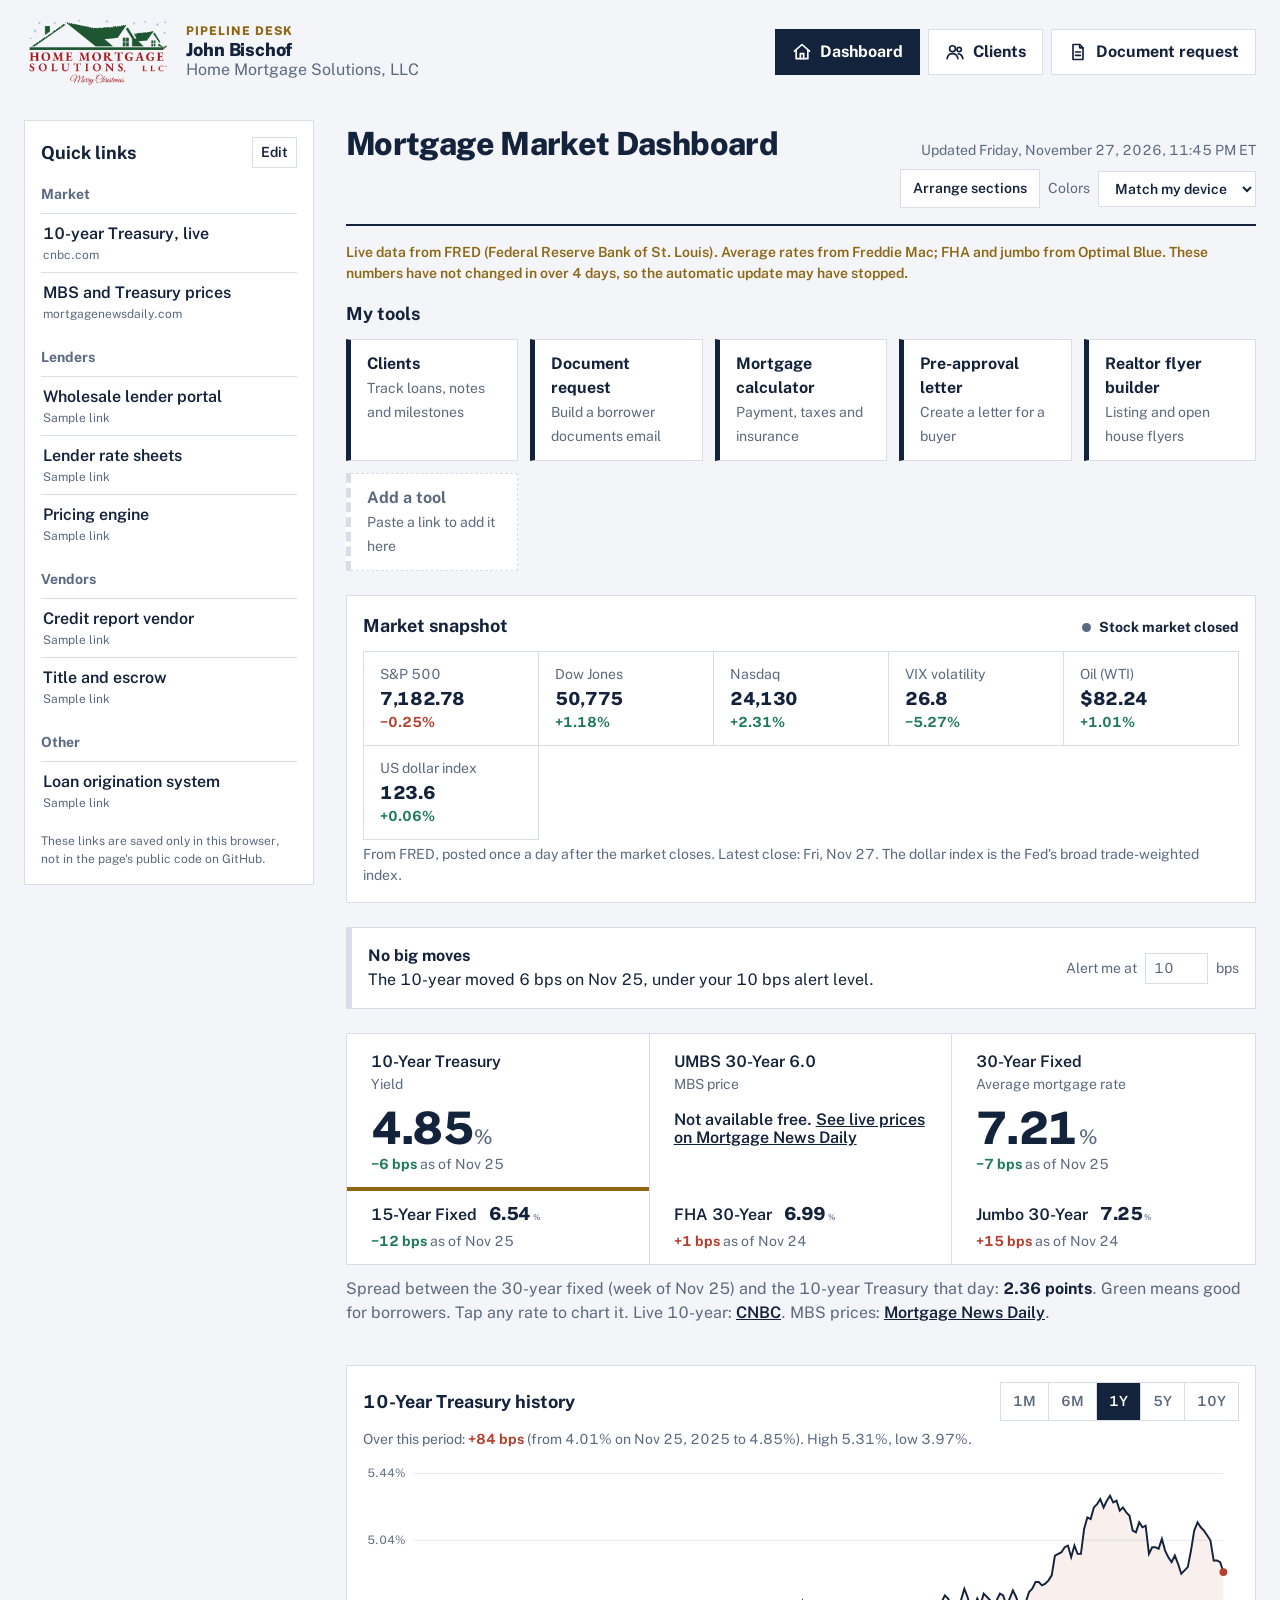
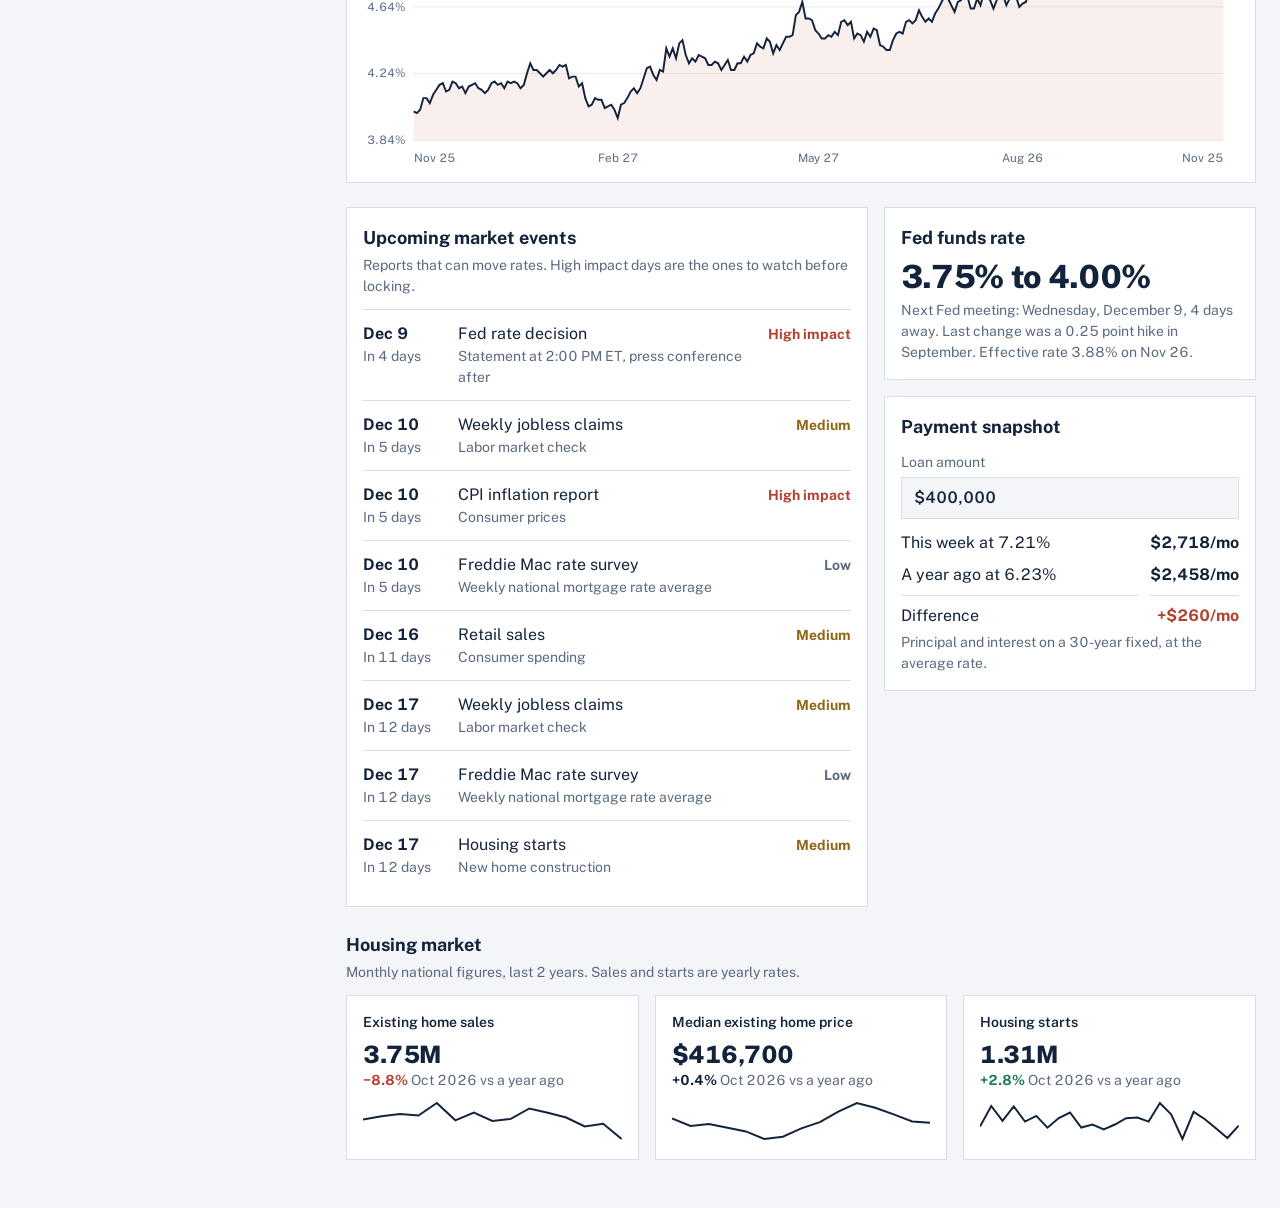
<file: index.html>
<!DOCTYPE html>
<html lang="en">
<head>
<meta charset="utf-8">
<meta name="viewport" content="width=device-width, initial-scale=1, viewport-fit=cover">
<title>Pipeline Desk · Dashboard</title>
<meta name="application-name" content="Pipeline Desk">
<meta name="apple-mobile-web-app-title" content="Pipeline Desk">
<link rel="preconnect" href="https://fonts.googleapis.com">
<link rel="preconnect" href="https://fonts.gstatic.com" crossorigin>
<link href="https://fonts.googleapis.com/css2?family=Public+Sans:wght@400..800&display=swap" rel="stylesheet">
<link rel="stylesheet" href="site.css?v=3">
<style>
:root{box-sizing:border-box;padding-top:env(safe-area-inset-top,0px);padding-bottom:env(safe-area-inset-bottom,0px)}
html{scroll-padding-top:calc(env(safe-area-inset-top,0px) + var(--headh,0px) + 8px)}
*,*::before,*::after{box-sizing:border-box}
body{margin:0;background:var(--paper);color:var(--ink);
  font-family:"Public Sans",system-ui,-apple-system,"Segoe UI",Roboto,sans-serif;
  font-variant-numeric:tabular-nums;line-height:1.5}
.shell{max-width:var(--wide);margin:0 auto;padding:0 24px;display:grid;grid-template-columns:290px minmax(0,1fr);gap:32px;align-items:start}
.wrap{min-width:0;padding:32px 0 48px}
h2{font-size:var(--t-lg);font-weight:700;margin:0}
header{display:flex;flex-wrap:wrap;align-items:baseline;justify-content:space-between;gap:8px 24px;
  border-bottom:2px solid var(--ink);padding-bottom:16px;
  position:sticky;top:env(safe-area-inset-top,0px);z-index:10;background:var(--paper);padding-top:12px;margin-top:-12px}
h1{font-size:clamp(1.5rem,3.2vw,2rem);font-weight:800;letter-spacing:-.02em;margin:0}
.stamp{color:var(--muted);font-size:var(--t-sm);min-height:1.5em}
/* Hold each section's space while the numbers load, so the page does not jump when they arrive. */
@media (min-width:1200px){#mgrid{min-height:95px}#rates{min-height:159px}#rates2{min-height:74px}#spread{min-height:48px}#charttitle{min-height:27px}#periodline{min-height:21px}#range{min-height:39px}}
.sample{display:block;margin-top:16px;font-size:var(--t-sm);color:var(--brass);font-weight:600}
button,input{font:inherit;color:inherit}
:focus-visible{outline:3px solid var(--brass);outline-offset:2px}

/* Tools */
.links{margin-top:16px}
.links h2{margin-bottom:12px}
.tiles{display:grid;grid-template-columns:repeat(auto-fill,minmax(min(160px,100%),1fr));gap:12px}
.tile{display:block;text-decoration:none;color:var(--ink);background:var(--panel);border:1px solid var(--rule);
  border-left:5px solid var(--ink);padding:12px 16px}
.tile:hover{border-left-color:var(--brass)}
.tile b{display:block;font-size:var(--t-md)}
.tile span{font-size:var(--t-sm);color:var(--muted)}
.tile.add{border-style:dashed;border-left:5px dashed var(--rule);color:var(--muted)}
.toolwrap{position:relative}
.toolwrap .tile{height:100%}
button.tile{width:100%;text-align:left;cursor:pointer;font:inherit}
.toolwrap .x{position:absolute;top:4px;right:4px;background:transparent;border:0;color:var(--muted);cursor:pointer;font-size:var(--t-md);line-height:1;padding:4px 8px}
.toolwrap .x:hover{color:var(--bad)}

/* Alert */
.alert{margin-top:16px;padding:16px 16px;border-left:6px solid var(--goodtxt);background:var(--goodbg);
  display:flex;flex-wrap:wrap;gap:8px 24px;align-items:center;justify-content:space-between}
.alert.bad{border-left-color:var(--bad);background:var(--badbg)}
.alert.calm{border-left-color:var(--rule);background:var(--panel);border:1px solid var(--rule);border-left-width:6px}
.alert p{margin:0;max-width:62ch}
.alert b{display:block;font-size:var(--t-md)}
.alert label{font-size:var(--t-sm);color:var(--muted);display:flex;align-items:center;gap:8px}
.alert input{width:4.5em;padding:4px 8px;border:1px solid var(--rule);background:var(--panel)}

/* Rate strip */
.rates{display:grid;grid-template-columns:repeat(3,1fr);margin-top:16px;border:1px solid var(--rule);background:var(--panel)}
.rate{all:unset;cursor:pointer;padding:16px 24px 16px;border-right:1px solid var(--rule)}
.rate:last-child{border-right:0}
.rate:focus-visible{outline:3px solid var(--brass);outline-offset:-3px}
.rate[aria-pressed="true"]{box-shadow:inset 0 -4px 0 var(--brass)}
.rate .name{font-size:var(--t-md);font-weight:600}
.rate .sub{font-size:var(--t-sm);color:var(--muted)}
.rate .val{font-size:clamp(2rem,4.6vw,2.8rem);font-weight:800;letter-spacing:-.03em;line-height:1.1;margin-top:8px}
.rate .val small{font-size:.45em;font-weight:600;color:var(--muted);margin-left:2px}
.chg{font-size:var(--t-sm);font-weight:700;margin-top:2px}
.good{color:var(--goodtxt)} .bad{color:var(--bad)}
.chg span{font-weight:400;color:var(--muted)}
.rate.off{cursor:default}
.rate.off .val{font-size:var(--t-md);font-weight:600;letter-spacing:0;margin-top:16px}
.rate.off .val a{color:var(--ink)}
.rates.minor{margin-top:-1px;border-top:0}
.rates.minor .rate{padding:12px 24px;display:flex;flex-wrap:wrap;align-items:baseline;gap:4px 12px}
.rates.minor .val{font-size:var(--t-lg);margin:0}
.rates.minor .chg{margin:0;font-size:var(--t-sm)}
.rates.minor .sub{display:none}
.spread{margin-top:12px;font-size:var(--t-md);color:var(--muted)}
.spread b{color:var(--ink)}

/* Panels */
.panel{background:var(--panel);border:1px solid var(--rule);padding:16px}
.chartbox{margin-top:24px;padding-bottom:12px}
.charthead{display:flex;flex-wrap:wrap;align-items:center;justify-content:space-between;gap:12px}
.range{display:flex;border:1px solid var(--rule)}
.range button{font-size:var(--t-sm);font-weight:600;background:transparent;color:var(--muted);
  border:0;border-right:1px solid var(--rule);padding:8px 12px;cursor:pointer}
.range button:last-child{border-right:0}
.range button[aria-pressed="true"]{background:var(--ink);color:var(--panel)}
.periodline{margin-top:8px;font-size:var(--t-sm);color:var(--muted)}
.chartarea{position:relative;margin-top:8px;overflow-x:auto}
#chart{display:block;width:100%;height:auto;min-width:520px}
.tip{position:absolute;pointer-events:none;background:var(--ink);color:var(--panel);font-size:var(--t-sm);
  padding:8px 8px;white-space:nowrap;opacity:0;transform:translate(-50%,-110%)}

.grid2{display:grid;grid-template-columns:1.4fr 1fr;gap:16px;margin-top:24px}
.stack{display:grid;gap:16px;align-content:start}
.note{font-size:var(--t-sm);color:var(--muted);margin:4px 0 0}

/* Calendar */
.events{list-style:none;margin:12px 0 0;padding:0}
.events li{display:grid;grid-template-columns:5.2em 1fr auto;gap:12px;align-items:baseline;
  padding:12px 0;border-top:1px solid var(--rule)}
.events .when{font-weight:700}
.events .when small{display:block;font-weight:400;color:var(--muted);font-size:var(--t-sm)}
.events .what small{display:block;color:var(--muted);font-size:var(--t-sm)}
.impact{font-size:var(--t-sm);font-weight:700;white-space:nowrap}
.impact.high{color:var(--bad)} .impact.med{color:var(--brass)} .impact.low{color:var(--muted)}

/* Fed + payment */
.big{font-size:var(--t-2xl);font-weight:800;letter-spacing:-.02em;line-height:1.15;margin-top:8px}
.pay label{display:block;font-size:var(--t-sm);color:var(--muted);margin-top:12px}
.pay input{width:100%;padding:8px 12px;border:1px solid var(--rule);background:var(--paper);font-size:var(--t-md);font-weight:600;margin-top:4px}
.payrows{display:grid;grid-template-columns:1fr auto;gap:8px 12px;margin-top:12px;font-size:var(--t-md)}
.payrows .num{font-weight:700;text-align:right}
.payrows .total{border-top:1px solid var(--rule);padding-top:8px}

/* Housing */
.housing{margin-top:24px}
.hcards{display:grid;grid-template-columns:repeat(3,1fr);gap:16px;margin-top:12px}
.hcard .lbl{font-size:var(--t-sm);font-weight:600}
.hcard .big{font-size:var(--t-xl)}
.hcard svg{display:block;width:100%;height:44px;margin-top:8px}

@media (max-width:820px){
  .grid2{grid-template-columns:1fr}
  .hcards{grid-template-columns:1fr}
}
@media (max-width:720px){
  .rates{grid-template-columns:1fr}
  .rate{border-right:0;border-bottom:1px solid var(--rule)}
  .rate:last-child{border-bottom:0}
}


/* Toolbar */
.headright{display:flex;flex-direction:column;align-items:flex-end;gap:8px}
.toolbar{display:flex;flex-wrap:wrap;gap:8px;align-items:center;justify-content:flex-end}
.tbtn,.toolbar select{font-size:var(--t-sm);font-weight:600;background:var(--panel);color:var(--ink);
  border:1px solid var(--rule);padding:8px 12px;cursor:pointer}
a.tbtn{text-decoration:none;display:inline-block}
.tbtn[aria-pressed="true"]{background:var(--ink);color:var(--panel);border-color:var(--ink)}
.toolbar label{font-size:var(--t-sm);color:var(--muted);display:flex;gap:8px;align-items:center}
@media (max-width:640px){.headright{align-items:flex-start}.toolbar{justify-content:flex-start}}

/* Board */
.board{display:grid;grid-template-columns:minmax(0,1fr);gap:24px;margin-top:16px}
/* Arrange mode */
.arrbar{display:none;align-items:center;gap:8px;background:var(--ink);color:var(--panel);padding:8px 12px;
  font-size:var(--t-sm);font-weight:600;cursor:grab;touch-action:none;user-select:none;-webkit-user-select:none}
.arranging .arrbar{display:flex}
.arrbar .grip{flex:1;min-width:0}
.arrbar button{font-size:var(--t-sm);font-weight:600;background:transparent;color:var(--panel);border:1px solid currentColor;padding:4px 8px;cursor:pointer}
.arrbar button:disabled{opacity:.4;cursor:default}
.arrbar button:focus-visible{outline-offset:1px}
.block.dragging{opacity:.65;box-shadow:0 8px 24px rgba(0,0,0,.25)}
.block.dragging .arrbar,body.dragging{cursor:grabbing}
body.dragging{user-select:none;-webkit-user-select:none;overflow-anchor:none}
.board .links,.board .alert,.board .chartbox,.board .grid2,.board .housing,.board #rates{margin-top:0}

/* Market snapshot */
.mhead{display:flex;flex-wrap:wrap;gap:8px 16px;align-items:baseline;justify-content:space-between}
.status{font-size:var(--t-sm);font-weight:700;display:inline-flex;align-items:center;gap:8px}
.status::before{content:"";width:9px;height:9px;border-radius:50%;background:var(--muted)}
.status.open::before{background:var(--goodtxt)}
.mgrid{display:grid;grid-template-columns:repeat(auto-fill,minmax(min(150px,100%),1fr));margin-top:12px;
  border-top:1px solid var(--rule);border-left:1px solid var(--rule)}
.mcell{padding:12px 16px;border-right:1px solid var(--rule);border-bottom:1px solid var(--rule)}
.mcell .lbl{font-size:var(--t-sm);color:var(--muted)}
.mcell .v{font-size:var(--t-lg);font-weight:800;letter-spacing:-.02em}
.mcell .chg{font-size:var(--t-sm);margin:0}

/* Side panel */
.side{position:sticky;top:env(safe-area-inset-top,0px);max-height:100vh;overflow-y:auto;padding:32px 0 32px}
.sidein{background:var(--panel);border:1px solid var(--rule);padding:16px}
.sidehead{display:flex;align-items:center;justify-content:space-between;gap:8px}
.sidehead .tbtn{padding:4px 8px;font-size:var(--t-sm)}
.side h3{font-size:var(--t-sm);font-weight:700;color:var(--muted);margin:16px 0 8px}
.qlinks{list-style:none;margin:0;padding:0}
.qlinks li{display:flex;align-items:center;gap:8px;border-top:1px solid var(--rule)}
.qlinks a{flex:1;display:block;padding:8px 2px;color:var(--ink);text-decoration:none;font-weight:600;font-size:var(--t-md);overflow-wrap:anywhere}
.qlinks a:hover{color:var(--brass)}
.qlinks a small{display:block;font-weight:400;color:var(--muted);font-size:var(--t-xs)}
.qlinks .x{display:none;background:transparent;border:1px solid var(--rule);color:var(--bad);cursor:pointer;padding:0 8px;font-size:var(--t-md);line-height:1.5}
.qlinks .ed{display:none;background:transparent;border:1px solid var(--rule);color:var(--ink);cursor:pointer;padding:0 8px;font-size:var(--t-sm);font-weight:600;line-height:1.9}
.editing .qlinks .x,.editing .qlinks .ed{display:block}
.qlinks li.being-edited a{color:var(--brass)}
.addform .formbtns{display:flex;gap:8px}
.addform .formbtns .tbtn{flex:1}
.addform .formbtns .cancel{background:var(--panel);color:var(--ink);border-color:var(--rule)}
.addform{display:none;margin-top:16px;border-top:2px solid var(--ink);padding-top:12px;gap:8px}
.editing .addform{display:grid}
.addform label{font-size:var(--t-sm);color:var(--muted);display:grid;gap:4px}
.addform input,.addform select{padding:8px 8px;border:1px solid var(--rule);background:var(--paper);color:var(--ink)}
.addform .tbtn{background:var(--ink);color:var(--panel);border-color:var(--ink)}
.formerr{color:var(--bad);font-size:var(--t-sm);min-height:1em;margin:0}
.sidenote{font-size:var(--t-xs);color:var(--muted);margin:12px 0 0}
.sideclose,#sideOpen{display:none}
.backdrop{display:none}
@media (max-width:1000px){
  .shell{grid-template-columns:minmax(0,1fr)}
  #sideOpen{display:inline-block}
  .side{position:fixed;top:0;left:0;bottom:0;width:min(320px,88vw);max-height:none;z-index:20;background:var(--paper);
    padding:calc(env(safe-area-inset-top,0px) + 16px) 16px calc(env(safe-area-inset-bottom,0px) + 16px);
    transform:translateX(-105%);transition:transform .2s ease;box-shadow:8px 0 24px rgba(0,0,0,.25)}
  .side.open{transform:none}
  .sideclose{display:inline-block}
  .backdrop.open{display:block;position:fixed;inset:0;background:rgba(0,0,0,.35);z-index:19}
}
@media (prefers-reduced-motion:reduce){.side{transition:none}}
</style>
<script src="brand.js?v=8" defer></script>
</head>
<body>
<div id="brandbar" class="brandbar"></div>
<div class="shell">
<aside class="side" id="side" aria-label="Quick links">
  <div class="sidein" id="sidein">
    <div class="sidehead">
      <h2>Quick links</h2>
      <div>
        <button class="tbtn" id="editLinks" aria-pressed="false">Edit</button>
        <button class="tbtn sideclose" id="sideClose">Close</button>
      </div>
    </div>
    <div id="qgroups"></div>
    <form class="addform" id="addform" novalidate>
      <label>Name<input id="qname" placeholder="Lender broker portal" autocomplete="off"></label>
      <label>Web address<input id="qurl" placeholder="lender.com/login" inputmode="url" autocomplete="off"></label>
      <label>Group<select id="qgroup"></select></label>
      <p class="formerr" id="qerr" role="alert"></p>
      <div class="formbtns">
        <button class="tbtn" type="submit" id="qsubmit">Add link</button>
        <button class="tbtn cancel" type="button" id="qcancel" hidden>Cancel</button>
      </div>
    </form>
    <p class="sidenote">These links are saved only in this browser, not in the page's public code on GitHub.</p>
  </div>
</aside>
<div class="wrap" id="wrap">
  <header>
    <h1>Mortgage Market Dashboard</h1>
    <div class="headright">
      <div class="stamp" id="stamp"></div>
      <div class="toolbar">
        <button class="tbtn" id="sideOpen" aria-controls="side" aria-expanded="false">Lender links</button>
        <button class="tbtn" id="arrange" aria-pressed="false">Arrange sections</button>
        <button class="tbtn" id="resetLayout" hidden>Reset layout</button>
        <label for="theme">Colors
          <select id="theme">
            <option value="auto">Match my device</option>
            <option value="classic">Classic navy</option>
            <option value="night">Night</option>
            <option value="forest">Forest</option>
            <option value="burgundy">Burgundy</option>
            <option value="harbor">Harbor night</option>
          </select>
        </label>
      </div>
    </div>
  </header>
  <span class="sample" id="sample">Loading the latest numbers…</span>

  <div class="board" id="board">
    <div class="block" data-id="tools">
      <section class="links">
        <h2>My tools</h2>
        <div class="tiles" id="tiles"></div>
      </section>
    </div>

    <div class="block" data-id="markets">
      <section class="panel">
        <div class="mhead"><h2>Market snapshot</h2><span class="status" id="mstatus"></span></div>
        <div class="mgrid" id="mgrid"></div>
        <p class="note" id="mnote">From FRED, posted once a day after the market closes.</p>
      </section>
    </div>

    <div class="block" data-id="alert">
      <section class="alert" id="alert" aria-live="polite"></section>
    </div>

    <div class="block" data-id="rates">
      <section class="rates" id="rates" aria-label="Main rates"></section>
      <section class="rates minor" id="rates2" aria-label="Other loan types"></section>
      <p class="spread" id="spread"></p>
    </div>

    <div class="block" data-id="chart">
      <section class="panel chartbox" aria-label="History chart">
        <div class="charthead">
          <h2 id="charttitle"></h2>
          <div class="range" role="group" aria-label="Time range" id="range"></div>
        </div>
        <div class="periodline" id="periodline"></div>
        <div class="chartarea" id="chartarea">
          <svg id="chart" viewBox="0 0 900 320" role="img" aria-label="Line chart"></svg>
          <div class="tip" id="tip"></div>
        </div>
      </section>
    </div>

    <div class="block" data-id="events">
      <div class="grid2">
        <section class="panel">
          <h2>Upcoming market events</h2>
          <p class="note">Reports that can move rates. High impact days are the ones to watch before locking.</p>
          <ul class="events" id="events"></ul>
        </section>
        <div class="stack">
          <section class="panel">
            <h2>Fed funds rate</h2>
            <div class="big" id="fedrange">—</div>
            <p class="note" id="fedline"></p>
          </section>
          <section class="panel pay">
            <h2>Payment snapshot</h2>
            <label for="loan">Loan amount</label>
            <input id="loan" inputmode="numeric" value="$400,000" aria-describedby="paynote">
            <div class="payrows" id="payrows"></div>
            <p class="note" id="paynote">Principal and interest on a 30-year fixed, at the average rate.</p>
          </section>
        </div>
      </div>
    </div>

    <div class="block" data-id="housing">
      <section class="housing">
        <h2>Housing market</h2>
        <p class="note">Monthly national figures, last 2 years. Sales and starts are yearly rates.</p>
        <div class="hcards" id="hcards"></div>
      </section>
    </div>
  </div>
</div>

<div class="backdrop" id="backdrop"></div>
</div>


<script>
(function(){
  const DAY=864e5, YEAR=365.25*DAY;
  const ET="America/New_York";
  const money=v=>"$"+Math.round(v).toLocaleString("en-US");
  const esc=t=>String(t).replace(/[&<>"']/g,c=>({"&":"&amp;","<":"&lt;",">":"&gt;",'"':"&quot;","'":"&#39;"}[c]));
  const css=v=>getComputedStyle(document.documentElement).getPropertyValue(v).trim();
  // FRED dates are calendar days; build them in local time so they never shift by a day.
  const day=s=>{const[y,m,d]=s.split("-").map(Number);return new Date(y,m-1,d);};
  const short=d=>d.toLocaleDateString("en-US",{month:"short",day:"numeric"});
  const startOfToday=()=>{const n=new Date();return new Date(n.getFullYear(),n.getMonth(),n.getDate());};
  const sign=x=>x>0?"+":x<0?"−":"";

  // ---------- Data ----------
  let DATA={series:{},events:[]};
  function get(id){
    const s=DATA.series[id];
    if(!s||!s.d.length)return {dates:[],vals:[]};
    return {dates:s.d.map(day),vals:s.v};
  }
  // index of the last value on or before a date
  const atOrBefore=(dates,d)=>{let i=dates.length-1;while(i>=0&&dates[i]>d)i--;return i;};

  const series={
    ten:{id:"DGS10",name:"10-Year Treasury",sub:"Yield",unit:"%",goodWhenDown:true},
    mbs:{name:"UMBS 30-Year 6.0",sub:"MBS price",off:true},
    mort:{id:"MORTGAGE30US",name:"30-Year Fixed",sub:"Average mortgage rate",unit:"%",goodWhenDown:true},
    m15:{id:"MORTGAGE15US",name:"15-Year Fixed",sub:"",unit:"%",goodWhenDown:true},
    fha:{id:"OBMMIFHA30YF",name:"FHA 30-Year",sub:"",unit:"%",goodWhenDown:true},
    jumbo:{id:"OBMMIJUMBO30YF",name:"Jumbo 30-Year",sub:"",unit:"%",goodWhenDown:true}
  };
  let current="ten", range="1Y";
  const ranges={"1M":1/12,"6M":0.5,"1Y":1,"5Y":5,"10Y":10.2};

  // ---------- Header ----------
  function renderStamp(){
    const g=DATA.generated?new Date(DATA.generated):null;
    document.getElementById("stamp").textContent=g?"Updated "+g.toLocaleDateString("en-US",{weekday:"long",month:"long",day:"numeric",year:"numeric",timeZone:ET})+", "+
      g.toLocaleTimeString("en-US",{hour:"numeric",minute:"2-digit",timeZone:ET})+" ET":"";
    const msgs=["Live data from FRED (Federal Reserve Bank of St. Louis). Average rates from Freddie Mac; FHA and jumbo from Optimal Blue."];
    if(g&&Date.now()-g>4*DAY)msgs.push("These numbers have not changed in over 4 days, so the automatic update may have stopped.");
    if(DATA.errors&&DATA.errors.length)msgs.push("Some figures could not be refreshed on the last update and show their previous values.");
    document.getElementById("sample").textContent=msgs.join(" ");
  }

  // ---------- Rate strips ----------
  function change(s,a,b){
    const diff=b-a, good=s.goodWhenDown?diff<0:diff>0;
    const txt=s.unit==="%"?sign(diff)+Math.abs(Math.round(diff*100))+" bps":sign(diff)+Math.abs(diff).toFixed(2);
    return {diff,txt,good,flat:Math.abs(diff)<1e-9};
  }
  const allBtns=[];
  function strip(el,keys){
    el.innerHTML="";
    keys.forEach(k=>{
      const s=series[k];
      if(s.off){
        const b=document.createElement("div");
        b.className="rate off";
        b.innerHTML=`<div class="name">${s.name}</div><div class="sub">${s.sub}</div>
          <div class="val">Not available free. <a href="https://www.mortgagenewsdaily.com/mbs" target="_blank" rel="noopener noreferrer">See live prices on Mortgage News Daily</a></div>`;
        el.appendChild(b);return;
      }
      const {dates,vals}=get(s.id);
      const b=document.createElement("button");
      b.className="rate";b.dataset.key=k;b.setAttribute("aria-pressed",k===current);
      let val="—",chg=`<div class="chg">No data yet</div>`;
      if(vals.length){
        val=`${vals.at(-1).toFixed(2)}<small>${s.unit}</small>`;
        const c=vals.length>1?change(s,vals.at(-2),vals.at(-1)):null;
        chg=`<div class="chg ${!c||c.flat?"":c.good?"good":"bad"}">${c?c.txt:""} <span>as of ${short(dates.at(-1))}</span></div>`;
      }
      b.innerHTML=`<div class="name">${s.name}</div><div class="sub">${s.sub}</div><div class="val">${val}</div>${chg}`;
      b.onclick=()=>{current=k;allBtns.forEach(x=>x.setAttribute("aria-pressed",x.dataset.key===k));draw();};
      allBtns.push(b);el.appendChild(b);
    });
  }
  function renderRates(){
    allBtns.length=0;
    strip(document.getElementById("rates"),["ten","mbs","mort"]);
    strip(document.getElementById("rates2"),["m15","fha","jumbo"]);
    const m=get("MORTGAGE30US"),t=get("DGS10");
    let spread="";
    if(m.vals.length&&t.vals.length){
      const i=atOrBefore(t.dates,m.dates.at(-1));
      if(i>=0)spread=`Spread between the 30-year fixed (week of ${short(m.dates.at(-1))}) and the 10-year Treasury that day: <b>${(m.vals.at(-1)-t.vals[i]).toFixed(2)} points</b>. `;
    }
    document.getElementById("spread").innerHTML=spread+
      `Green means good for borrowers. Tap any rate to chart it. Live 10-year: <a href="https://www.cnbc.com/quotes/US10Y" target="_blank" rel="noopener noreferrer" style="color:var(--ink);font-weight:600">CNBC</a>. MBS prices: <a href="https://www.mortgagenewsdaily.com/mbs" target="_blank" rel="noopener noreferrer" style="color:var(--ink);font-weight:600">Mortgage News Daily</a>.`;
  }

  // ---------- Rate-move alert ----------
  let threshold=10;
  try{const t=localStorage.getItem("alertBps");if(t&&!isNaN(+t))threshold=+t;}catch(e){}
  const alertEl=document.getElementById("alert");
  function renderAlert(){
    const {dates,vals}=get("DGS10");
    let cls,head,body;
    if(vals.length<2){
      cls="calm";head="No 10-year data yet";body="The alert starts working once the first numbers load.";
    }else{
      const tc=change(series.ten,vals.at(-2),vals.at(-1)), bps=Math.abs(tc.diff*100), when=short(dates.at(-1));
      if(bps>=threshold){
        cls=tc.good?"":"bad";
        head=tc.good?"Rates improved":"Rates got worse";
        body=`The 10-year was ${tc.diff<0?"down":"up"} ${Math.round(bps)} bps on ${when}. `+
          (tc.good?"Good day to call clients who are still floating.":"Consider locking clients who are close to closing.");
      }else{
        cls="calm";head="No big moves";
        body=`The 10-year moved ${Math.round(bps)} bps on ${when}, under your ${threshold} bps alert level.`;
      }
    }
    alertEl.className="alert "+cls;
    alertEl.innerHTML=`<p><b>${head}</b>${body}</p>
      <label>Alert me at <input id="thr" type="number" min="1" max="50" value="${threshold}"> bps</label>`;
    document.getElementById("thr").onchange=e=>{
      const v=Math.max(1,Math.min(50,Math.round(+e.target.value)||10));threshold=v;
      try{localStorage.setItem("alertBps",String(v));}catch(err){}
      renderAlert();
    };
  }

  // ---------- Range buttons ----------
  const rangeEl=document.getElementById("range");
  Object.keys(ranges).forEach(k=>{
    const b=document.createElement("button");b.textContent=k;b.setAttribute("aria-pressed",k===range);
    b.onclick=()=>{range=k;[...rangeEl.children].forEach(x=>x.setAttribute("aria-pressed",x.textContent===k));draw();};
    rangeEl.appendChild(b);
  });

  // ---------- Chart ----------
  const svg=document.getElementById("chart"),tip=document.getElementById("tip"),area=document.getElementById("chartarea");
  const W=900,H=320,P={l:52,r:16,t:16,b:30};
  let pts=[];
  function draw(){
    const s=series[current],{dates,vals}=get(s.id);
    document.getElementById("charttitle").textContent=s.name+" history";
    svg.setAttribute("aria-label",`${s.name}, last ${range}`);
    pts=[];tip.style.opacity=0;
    const cutoff=dates.length?new Date(dates.at(-1)-ranges[range]*YEAR):0;
    let idx=dates.findIndex(d=>d>=cutoff); if(idx<0)idx=0;
    const xs=dates.slice(idx),ys=vals.slice(idx);
    if(xs.length<2){
      svg.innerHTML=`<text x="${W/2}" y="${H/2}" text-anchor="middle" font-size="15" fill="${css("--muted")}">Not enough data for this range yet.</text>`;
      document.getElementById("periodline").textContent="";
      return;
    }
    const step=Math.max(1,Math.floor(xs.length/450));
    const X=[],Y=[];
    for(let i=0;i<xs.length;i+=step){X.push(xs[i]);Y.push(ys[i]);}
    if(X.at(-1)!==xs.at(-1)){X.push(xs.at(-1));Y.push(ys.at(-1));}
    let lo=Math.min(...Y),hi=Math.max(...Y);const pad=(hi-lo)*0.1||0.1;lo-=pad;hi+=pad;
    const sx=i=>P.l+(W-P.l-P.r)*i/Math.max(1,X.length-1), sy=v=>P.t+(H-P.t-P.b)*(1-(v-lo)/(hi-lo));
    let g="";
    for(let i=0;i<=4;i++){const v=lo+(hi-lo)*i/4,y=sy(v);
      g+=`<line x1="${P.l}" x2="${W-P.r}" y1="${y}" y2="${y}" stroke="${css("--grid")}"/>
      <text x="${P.l-8}" y="${y+4}" text-anchor="end" font-size="12" fill="${css("--muted")}">${v.toFixed(2)}${s.unit}</text>`;}
    const fmt=ranges[range]<=1?{month:"short",day:"numeric"}:{month:"short",year:"numeric"};
    for(let i=0;i<5;i++){const j=Math.round((X.length-1)*i/4);
      g+=`<text x="${sx(j)}" y="${H-8}" text-anchor="${i===0?"start":i===4?"end":"middle"}" font-size="12" fill="${css("--muted")}">${X[j].toLocaleDateString("en-US",fmt)}</text>`;}
    const path=Y.map((v,i)=>(i?"L":"M")+sx(i).toFixed(1)+" "+sy(v).toFixed(1)).join(" ");
    const c=change(s,Y[0],Y.at(-1)), col=c.flat?css("--muted"):c.good?css("--goodtxt"):css("--bad");
    g+=`<path d="${path} L${sx(Y.length-1)} ${H-P.b} L${P.l} ${H-P.b} Z" fill="${col}" opacity=".08"/>
        <path d="${path}" fill="none" stroke="${css("--line")}" stroke-width="2"/>
        <circle cx="${sx(Y.length-1)}" cy="${sy(Y.at(-1))}" r="4" fill="${col}"/>
        <line id="hair" x1="0" x2="0" y1="${P.t}" y2="${H-P.b}" stroke="${css("--brass")}" opacity="0"/>
        <circle id="dot" r="4" fill="${css("--brass")}" opacity="0"/>`;
    svg.innerHTML=g;
    pts=X.map((d,i)=>({x:sx(i),y:sy(Y[i]),d,v:Y[i]}));
    const hiV=Math.max(...ys),loV=Math.min(...ys);
    document.getElementById("periodline").innerHTML=
      `Over this period: <b style="color:${col}">${c.txt}</b> (from ${Y[0].toFixed(2)}${s.unit} on ${X[0].toLocaleDateString("en-US",{month:"short",day:"numeric",year:"numeric"})} to ${Y.at(-1).toFixed(2)}${s.unit}). High ${hiV.toFixed(2)}${s.unit}, low ${loV.toFixed(2)}${s.unit}.`;
  }
  function move(e){
    if(!pts.length)return;
    const rect=svg.getBoundingClientRect(),x=(e.clientX-rect.left)*W/rect.width;
    let best=pts[0];for(const p of pts)if(Math.abs(p.x-x)<Math.abs(best.x-x))best=p;
    const s=series[current],hair=svg.querySelector("#hair"),dot=svg.querySelector("#dot");
    hair.setAttribute("x1",best.x);hair.setAttribute("x2",best.x);hair.setAttribute("opacity",.8);
    dot.setAttribute("cx",best.x);dot.setAttribute("cy",best.y);dot.setAttribute("opacity",1);
    // the tip is positioned inside the (horizontally scrollable) chart area
    const k=rect.width/W,box=area.getBoundingClientRect();
    tip.style.left=(rect.left-box.left+area.scrollLeft+best.x*k)+"px";tip.style.top=(rect.top-box.top+best.y*k)+"px";tip.style.opacity=1;
    tip.textContent=best.d.toLocaleDateString("en-US",{month:"short",day:"numeric",year:"numeric"})+"  "+best.v.toFixed(2)+s.unit;
  }
  svg.addEventListener("pointermove",move);
  svg.addEventListener("pointerleave",()=>{tip.style.opacity=0;const h=svg.querySelector("#hair"),d=svg.querySelector("#dot");if(h)h.setAttribute("opacity",0);if(d)d.setAttribute("opacity",0);});

  // ---------- Events calendar ----------
  const EVENTS={
    claims:["Weekly jobless claims","Labor market check","med"],
    pmms:["Freddie Mac rate survey","Weekly national mortgage rate average","low"],
    cpi:["CPI inflation report","Consumer prices","high"],
    retail:["Retail sales","Consumer spending","med"],
    starts:["Housing starts","New home construction","med"],
    existing:["Existing home sales","Resale volume and median price","med"],
    jobs:["Jobs report","Payrolls and unemployment","high"],
    fed:["Fed rate decision","Statement at 2:00 PM ET, press conference after","high"]
  };
  const impactTxt={high:"High impact",med:"Medium",low:"Low"};
  const daysUntil=d=>Math.round((d-startOfToday())/DAY);
  const upcoming=()=>(DATA.events||[]).map(e=>({...e,d:day(e.date)})).filter(e=>e.d>=startOfToday()&&EVENTS[e.type]);
  function renderEvents(){
    const list=upcoming().slice(0,8);
    document.getElementById("events").innerHTML=list.length?list.map(({d,type})=>{
      const [t,sub,imp]=EVENTS[type],n=daysUntil(d);
      return `<li><div class="when">${short(d)}<small>${n===0?"Today":n===1?"Tomorrow":"In "+n+" days"}</small></div>
        <div class="what">${t}<small>${sub}</small></div><div class="impact ${imp}">${impactTxt[imp]}</div></li>`;
    }).join(""):`<li><div class="what">No upcoming dates loaded yet.</div></li>`;
  }

  // ---------- Fed ----------
  function renderFed(){
    const lo=get("DFEDTARL"),hi=get("DFEDTARU"),eff=get("DFF");
    document.getElementById("fedrange").textContent=lo.vals.length&&hi.vals.length?`${lo.vals.at(-1).toFixed(2)}% to ${hi.vals.at(-1).toFixed(2)}%`:"—";
    const parts=[];
    const next=upcoming().find(e=>e.type==="fed");
    if(next){const n=daysUntil(next.d);
      parts.push(`Next Fed meeting: ${next.d.toLocaleDateString("en-US",{weekday:"long",month:"long",day:"numeric"})}, ${n===0?"today":n===1?"tomorrow":n+" days away"}.`);}
    else parts.push("Next Fed meeting date not posted yet.");
    const v=hi.vals;
    for(let i=v.length-1;i>0;i--){
      if(Math.abs(v[i]-v[i-1])>1e-9){
        const d=hi.dates[i],m=d.toLocaleDateString("en-US",d.getFullYear()===new Date().getFullYear()?{month:"long"}:{month:"long",year:"numeric"});
        parts.push(`Last change was a ${Math.abs(v[i]-v[i-1]).toFixed(2)} point ${v[i]<v[i-1]?"cut":"hike"} in ${m}.`);
        break;
      }
    }
    if(eff.vals.length)parts.push(`Effective rate ${eff.vals.at(-1).toFixed(2)}% on ${short(eff.dates.at(-1))}.`);
    document.getElementById("fedline").textContent=parts.join(" ");
  }

  // ---------- Payment snapshot ----------
  const pmt=(L,rate)=>{const i=rate/100/12;return L*i/(1-Math.pow(1+i,-360));};
  const loanEl=document.getElementById("loan");
  function renderPay(){
    const L=+loanEl.value.replace(/[^0-9.]/g,"")||0;
    const {dates,vals}=get("MORTGAGE30US");
    const el=document.getElementById("payrows");
    if(!vals.length){el.innerHTML=`<span>No rate data yet</span><span></span>`;return;}
    const now=vals.at(-1),pNow=pmt(L,now);
    let rows=`<span>This week at ${now.toFixed(2)}%</span><span class="num">${money(pNow)}/mo</span>`;
    const j=atOrBefore(dates,new Date(dates.at(-1)-YEAR+3*DAY));
    if(j>=0){
      const then=vals[j],pThen=pmt(L,then),diff=pNow-pThen;
      rows+=`<span>A year ago at ${then.toFixed(2)}%</span><span class="num">${money(pThen)}/mo</span>
       <span class="total">Difference</span><span class="num total ${diff<0?"good":diff>0?"bad":""}">${sign(Math.round(diff))}${money(Math.abs(diff))}/mo</span>`;
    }
    el.innerHTML=rows;
  }
  loanEl.addEventListener("input",renderPay);
  loanEl.addEventListener("blur",()=>{const L=+loanEl.value.replace(/[^0-9.]/g,"")||0;loanEl.value=money(L);});

  // ---------- Housing ----------
  const housing=[
    {lbl:"Existing home sales",id:"EXHOSLUSM495S",fmt:v=>(v/1e6).toFixed(2)+"M",goodUp:true},
    {lbl:"Median existing home price",id:"HOSMEDUSM052N",fmt:v=>money(v),goodUp:null},
    {lbl:"Housing starts",id:"HOUST",fmt:v=>(v/1e3).toFixed(2)+"M",goodUp:true}
  ];
  function renderHousing(){
    document.getElementById("hcards").innerHTML=housing.map(h=>{
      const all=get(h.id),dates=all.dates.slice(-24),d=all.vals.slice(-24);
      if(!d.length)return `<div class="panel hcard"><div class="lbl">${h.lbl}</div><div class="big">—</div><div class="chg">No data yet</div></div>`;
      const lo=Math.min(...d),hi=Math.max(...d),last=dates.at(-1);
      const p=d.map((v,i)=>`${(i/Math.max(1,d.length-1)*200).toFixed(1)},${(40-(v-lo)/(hi-lo||1)*36).toFixed(1)}`).join(" ");
      const month=last.toLocaleDateString("en-US",{month:"short",year:"numeric"});
      const j=all.dates.findIndex(x=>x.getFullYear()===last.getFullYear()-1&&x.getMonth()===last.getMonth());
      let chg=`<div class="chg"><span>${month}</span></div>`;
      if(j>=0){
        const yoy=(d.at(-1)/all.vals[j]-1)*100;
        const cls=h.goodUp===null||Math.abs(yoy)<0.05?"":(yoy>0)===h.goodUp?"good":"bad";
        chg=`<div class="chg ${cls}">${sign(+yoy.toFixed(1))}${Math.abs(yoy).toFixed(1)}% <span>${month} vs a year ago</span></div>`;
      }
      return `<div class="panel hcard"><div class="lbl">${h.lbl}</div><div class="big">${h.fmt(d.at(-1))}</div>${chg}
        <svg viewBox="0 0 200 44" preserveAspectRatio="none" aria-hidden="true"><polyline points="${p}" fill="none" stroke="currentColor" stroke-width="2" vector-effect="non-scaling-stroke"/></svg></div>`;
    }).join("");
  }

  // ---------- Market snapshot ----------
  const two=v=>v.toLocaleString("en-US",{minimumFractionDigits:2,maximumFractionDigits:2});
  const whole=v=>v.toLocaleString("en-US",{maximumFractionDigits:0});
  const mkts=[
    ["S&P 500","SP500",two],
    ["Dow Jones","DJIA",whole],
    ["Nasdaq","NASDAQCOM",whole],
    ["VIX volatility","VIXCLS",v=>v.toFixed(1),true],
    ["Oil (WTI)","DCOILWTICO",v=>"$"+v.toFixed(2)],
    ["US dollar index","DTWEXBGS",v=>v.toFixed(1)]
  ];
  function renderMarkets(){
    let latest=null;
    document.getElementById("mgrid").innerHTML=mkts.map(([n,id,f,downIsGood])=>{
      const {dates,vals}=get(id);
      if(!vals.length)return `<div class="mcell"><div class="lbl">${n}</div><div class="v">—</div><div class="chg">No data yet</div></div>`;
      if(!latest||dates.at(-1)>latest)latest=dates.at(-1);
      let chg="";
      if(vals.length>1){
        const pct=(vals.at(-1)/vals.at(-2)-1)*100, good=downIsGood?pct<0:pct>=0;
        chg=`<div class="chg ${good?"good":"bad"}">${pct>=0?"+":"−"}${Math.abs(pct).toFixed(2)}%</div>`;
      }
      return `<div class="mcell"><div class="lbl">${n}</div><div class="v">${f(vals.at(-1))}</div>${chg}</div>`;
    }).join("");
    document.getElementById("mnote").textContent="From FRED, posted once a day after the market closes"+
      (latest?`. Latest close: ${latest.toLocaleDateString("en-US",{weekday:"short",month:"short",day:"numeric"})}. The dollar index is the Fed's broad trade-weighted index.`:".");
  }
  function marketStatus(){
    const now=new Date(), et=new Date(now.toLocaleString("en-US",{timeZone:ET}));
    const mins=et.getHours()*60+et.getMinutes(), wd=et.getDay();
    const open=wd>0&&wd<6&&mins>=570&&mins<960;
    const el=document.getElementById("mstatus");
    el.className="status"+(open?" open":"");
    el.textContent=open?"Stock market open":"Stock market closed";
  }
  marketStatus(); setInterval(marketStatus,60000);

  // ---------- Color scheme ----------
  const themeSel=document.getElementById("theme"), root=document.documentElement;
  const darkPalettes={night:1,harbor:1};
  function applyTheme(v){
    if(v==="auto"){delete root.dataset.theme;delete root.dataset.palette;}
    else{root.dataset.theme=darkPalettes[v]?"dark":"light";
      if(v==="classic")delete root.dataset.palette;else root.dataset.palette=v;}
    draw();
  }
  let savedTheme="auto";
  try{savedTheme=localStorage.getItem("theme")||"auto";}catch(e){}
  if(![...themeSel.options].some(o=>o.value===savedTheme))savedTheme="auto";
  themeSel.value=savedTheme;
  themeSel.onchange=()=>{try{localStorage.setItem("theme",themeSel.value);}catch(e){}applyTheme(themeSel.value);};

  // ---------- Links (saved only in this browser) ----------
  const host=u=>{try{return new URL(u).hostname.replace(/^www\./,"");}catch(e){return "";}};
  function cleanUrl(url){
    url=String(url||"").trim();
    if(!/^https?:\/\//i.test(url))url="https://"+url;
    try{const u=new URL(url);if((u.protocol==="https:"||u.protocol==="http:")&&u.hostname.includes("."))return u.href;}catch(x){}
    return "";
  }
  const load=(k,fallback)=>{try{const q=JSON.parse(localStorage.getItem(k)||"null");if(Array.isArray(q))return q;}catch(e){}return fallback;};
  const store=(k,v)=>{try{localStorage.setItem(k,JSON.stringify(v));}catch(e){}};

  // My tools tiles
  let tools=load("tools",[
    {name:"Mortgage calculator",desc:"Payment, taxes and insurance",sample:1},
    {name:"Pre-approval letter",desc:"Create a letter for a buyer",sample:1},
    {name:"Realtor flyer builder",desc:"Listing and open house flyers",sample:1}
  ]);
  function addTool(name,desc,replaceIndex){
    name=(name??prompt("Name of the tool:")??"").trim();
    if(!name)return;
    const url=cleanUrl(prompt(`Web address for ${name}:`)??"");
    if(!url){alert("That doesn't look like a web address. Try something like mytool.com/calculator.");return;}
    if(desc===undefined)desc=(prompt("Short description (optional):")??"").trim();
    const t={name,desc,url};
    if(replaceIndex!==undefined)tools[replaceIndex]=t;else tools.push(t);
    store("tools",tools);renderTools();
  }
  function renderTools(){
    const el=document.getElementById("tiles");
    // Built-in tile for the document request page (part of this site, so it can't be removed)
    el.innerHTML=`<a class="tile" href="clients.html"><b>Clients</b><span>Track loans, notes and milestones</span></a><a class="tile" href="checklist.html"><b>Document request</b><span>Build a borrower documents email</span></a>`+tools.map((t,i)=>t.sample
      ?`<button class="tile" data-sample="${i}" title="Add your link for this tool"><b>${esc(t.name)}</b><span>${esc(t.desc)}</span></button>`
      :`<div class="toolwrap"><a class="tile" href="${esc(t.url)}" target="_blank" rel="noopener noreferrer"><b>${esc(t.name)}</b><span>${esc(t.desc||host(t.url))}</span></a>
        <button class="x" data-i="${i}" aria-label="Remove ${esc(t.name)}">×</button></div>`).join("")+
      `<button class="tile add" id="addTool"><b>Add a tool</b><span>Paste a link to add it here</span></button>`;
    el.querySelectorAll("[data-sample]").forEach(b=>b.onclick=()=>{const i=+b.dataset.sample;addTool(tools[i].name,tools[i].desc,i);});
    el.querySelectorAll(".x").forEach(b=>b.onclick=()=>{const i=+b.dataset.i;if(confirm(`Remove ${tools[i].name}?`)){tools.splice(i,1);store("tools",tools);renderTools();}});
    document.getElementById("addTool").onclick=()=>addTool();
  }
  renderTools();

  // Quick links side panel
  const GROUPS=["Market","Lenders","Vendors","Other"];
  const BUILTIN=[
    {name:"10-year Treasury, live",url:"https://www.cnbc.com/quotes/US10Y",group:"Market"},
    {name:"MBS and Treasury prices",url:"https://www.mortgagenewsdaily.com/mbs",group:"Market"}
  ];
  let qlinks=load("quicklinks",[
    ...BUILTIN,
    {name:"Wholesale lender portal",url:"https://example.com",group:"Lenders",sample:1},
    {name:"Lender rate sheets",url:"https://example.com",group:"Lenders",sample:1},
    {name:"Pricing engine",url:"https://example.com",group:"Lenders",sample:1},
    {name:"Credit report vendor",url:"https://example.com",group:"Vendors",sample:1},
    {name:"Title and escrow",url:"https://example.com",group:"Vendors",sample:1},
    {name:"Loan origination system",url:"https://example.com",group:"Other",sample:1}
  ]);
  try{ // add each built-in market link once, even for someone who saved links before it existed
    const seen=JSON.parse(localStorage.getItem("builtinAdded")||"[]");
    BUILTIN.slice().reverse().forEach(l=>{if(!seen.includes(l.url)){if(!qlinks.some(q=>q.url===l.url))qlinks.unshift({...l});seen.push(l.url);}});
    localStorage.setItem("builtinAdded",JSON.stringify(seen));
  }catch(e){}
  const saveLinks=()=>store("quicklinks",qlinks);
  document.getElementById("qgroup").innerHTML=GROUPS.map(g=>`<option>${g}</option>`).join("");
  function renderLinks(){
    const el=document.getElementById("qgroups");
    if(!qlinks.length){el.innerHTML=`<p class="note" style="margin-top:12px">No links yet. Tap Edit to add your lender pages.</p>`;return;}
    el.innerHTML=GROUPS.map(g=>{
      const items=qlinks.map((l,i)=>({...l,i})).filter(l=>l.group===g);
      if(!items.length)return "";
      return `<h3>${g}</h3><ul class="qlinks">${items.map(l=>
        `<li${l.i===editingLink?' class="being-edited"':""}><a href="${esc(l.url)}" target="_blank" rel="noopener noreferrer">${esc(l.name)}<small>${l.sample?"Sample link":esc(host(l.url))}</small></a>
         <button class="ed" data-i="${l.i}" aria-label="Edit ${esc(l.name)}">Edit</button>
         <button class="x" data-i="${l.i}" aria-label="Remove ${esc(l.name)}">×</button></li>`).join("")}</ul>`;
    }).join("");
    el.querySelectorAll(".x").forEach(b=>b.onclick=()=>{
      const i=+b.dataset.i;
      if(editingLink===i)stopEditingLink();else if(editingLink!==null&&editingLink>i)editingLink--;
      qlinks.splice(i,1);saveLinks();renderLinks();
    });
    el.querySelectorAll(".ed").forEach(b=>b.onclick=()=>startEditingLink(+b.dataset.i));
  }
  // Editing a link loads it into the form below; saving changes it in place.
  let editingLink=null,groupBeforeEdit=null;
  const qname=document.getElementById("qname"),qurl=document.getElementById("qurl"),qgroup=document.getElementById("qgroup"),
    qsubmit=document.getElementById("qsubmit"),qcancel=document.getElementById("qcancel"),qerr=document.getElementById("qerr");
  function startEditingLink(i){
    const l=qlinks[i];
    if(editingLink===null)groupBeforeEdit=qgroup.value;
    editingLink=i;
    qname.value=l.name;qurl.value=l.sample?"":l.url.replace(/^https:\/\//,"");qgroup.value=l.group;
    qsubmit.textContent="Save changes";qcancel.hidden=false;qerr.textContent="";
    renderLinks();qname.focus();qname.select();
  }
  function stopEditingLink(){
    if(editingLink!==null&&groupBeforeEdit)qgroup.value=groupBeforeEdit; // new links go back to the group picked before editing
    editingLink=null;qname.value="";qurl.value="";qerr.textContent="";
    qsubmit.textContent="Add link";qcancel.hidden=true;
  }
  qcancel.onclick=()=>{stopEditingLink();renderLinks();qname.focus();};
  renderLinks();
  const sidein=document.getElementById("sidein"),editBtn=document.getElementById("editLinks");
  editBtn.onclick=()=>{const on=!sidein.classList.contains("editing");sidein.classList.toggle("editing",on);
    editBtn.setAttribute("aria-pressed",on);editBtn.textContent=on?"Done":"Edit";
    if(on)qname.focus();else if(editingLink!==null){stopEditingLink();renderLinks();}};
  document.getElementById("addform").onsubmit=e=>{
    e.preventDefault();
    const name=qname.value.trim(),url=cleanUrl(qurl.value);
    if(!name){qerr.textContent="Enter a name for the link.";return;}
    if(!url){qerr.textContent="Enter a web address like lender.com/login.";return;}
    if(editingLink!==null){
      qlinks[editingLink]={name,url,group:qgroup.value}; // an edited sample becomes a real link
    }else{
      qlinks=qlinks.filter(l=>!l.sample); // first new link replaces the samples
      qlinks.push({name,url,group:qgroup.value});
    }
    stopEditingLink();saveLinks();renderLinks();qname.focus();
  };
  const side=document.getElementById("side"),backdrop=document.getElementById("backdrop"),sideOpen=document.getElementById("sideOpen");
  function setSide(open){side.classList.toggle("open",open);backdrop.classList.toggle("open",open);sideOpen.setAttribute("aria-expanded",open);
    if(open)document.getElementById("editLinks").focus();else sideOpen.focus();}
  sideOpen.onclick=()=>setSide(true);
  document.getElementById("sideClose").onclick=()=>setSide(false);
  backdrop.onclick=()=>setSide(false);
  addEventListener("keydown",e=>{if(e.key==="Escape"&&side.classList.contains("open"))setSide(false);});

  // ---------- Pinned header ----------
  const headerEl=document.querySelector("header");
  const setHeadH=()=>root.style.setProperty("--headh",headerEl.offsetHeight+"px");
  new ResizeObserver(setHeadH).observe(headerEl);setHeadH();

  // ---------- Arrange sections (order saved only in this browser) ----------
  const board=document.getElementById("board"),arrangeBtn=document.getElementById("arrange"),resetBtn=document.getElementById("resetLayout");
  const NAMES={tools:"My tools",markets:"Market snapshot",alert:"Rate alert",rates:"Rates",chart:"History chart",events:"Events, Fed and payment",housing:"Housing market"};
  const blocks=()=>[...board.children].filter(b=>b.classList.contains("block"));
  const defaultOrder=blocks().map(b=>b.dataset.id);
  blocks().forEach(b=>{
    const bar=document.createElement("div");
    bar.className="arrbar";
    bar.innerHTML=`<span class="grip">⠿ ${NAMES[b.dataset.id]||b.dataset.id}</span>
      <button type="button" data-move="-1">Move up</button><button type="button" data-move="1">Move down</button>`;
    b.prepend(bar);
  });
  function updateMoveButtons(){
    const bs=blocks();
    bs.forEach((b,i)=>{
      const [up,down]=b.querySelectorAll(".arrbar button");
      up.disabled=i===0;down.disabled=i===bs.length-1;
      up.setAttribute("aria-label",`Move ${NAMES[b.dataset.id]} up`);down.setAttribute("aria-label",`Move ${NAMES[b.dataset.id]} down`);
    });
  }
  function saveOrder(){
    const order=blocks().map(b=>b.dataset.id);
    try{
      if(order.join()===defaultOrder.join())localStorage.removeItem("sectionOrder");
      else localStorage.setItem("sectionOrder",JSON.stringify(order));
    }catch(e){}
  }
  function applyOrder(order){
    const byId=Object.fromEntries(blocks().map(b=>[b.dataset.id,b]));
    // sections missing from a saved order (added later) keep their default spot at the end
    [...order.filter(id=>byId[id]),...defaultOrder.filter(id=>!order.includes(id))].forEach(id=>board.appendChild(byId[id]));
    updateMoveButtons();
  }
  try{const o=JSON.parse(localStorage.getItem("sectionOrder")||"null");if(Array.isArray(o))applyOrder(o);}catch(e){}
  updateMoveButtons();

  function setArrange(on){
    board.classList.toggle("arranging",on);
    arrangeBtn.setAttribute("aria-pressed",on);
    arrangeBtn.textContent=on?"Done arranging":"Arrange sections";
    resetBtn.hidden=!on;
  }
  arrangeBtn.onclick=()=>setArrange(!board.classList.contains("arranging"));
  resetBtn.onclick=()=>{applyOrder(defaultOrder);saveOrder();};

  board.addEventListener("click",e=>{
    const btn=e.target.closest(".arrbar button");
    if(!btn||btn.disabled)return;
    const b=btn.closest(".block"),dir=+btn.dataset.move;
    if(dir<0)board.insertBefore(b,b.previousElementSibling);
    else board.insertBefore(b,b.nextElementSibling.nextElementSibling);
    updateMoveButtons();saveOrder();
    // moving an element drops its focus; keep it on the same button, or the other one at the ends
    (btn.disabled?b.querySelector(`[data-move="${-dir}"]`):btn).focus();
    b.scrollIntoView({block:"nearest"});
  });

  // Dragging. Movement is tracked on the whole window, so the drag keeps going
  // after the section (and the bar under the pointer) moves to a new spot.
  let drag=null;
  function reorder(y){
    const b=drag.block,top=b.getBoundingClientRect().top;
    let prev=b.previousElementSibling,next=b.nextElementSibling,moved=false;
    while(prev&&y<prev.getBoundingClientRect().top+prev.offsetHeight/2){board.insertBefore(b,prev);prev=b.previousElementSibling;moved=true;}
    while(next&&y>next.getBoundingClientRect().top+next.offsetHeight/2){board.insertBefore(b,next.nextElementSibling);next=b.nextElementSibling;moved=true;}
    if(moved){
      updateMoveButtons();
      // keep the grabbed bar under the pointer; the other sections shift around it
      scrollBy(0,b.getBoundingClientRect().top-top);
    }
  }
  function autoScroll(){
    if(!drag)return;
    const y=drag.y,h=innerHeight,top=headerEl.getBoundingClientRect().bottom+70; // the pinned header covers the top
    const speed=Math.max(-25,Math.min(25,y<top?-(top-y)/4:y>h-70?(y-(h-70))/4:0));
    if(speed){scrollBy(0,speed);reorder(y);}
    drag.raf=requestAnimationFrame(autoScroll);
  }
  function onMove(e){
    if(!drag||e.pointerId!==drag.id)return;
    e.preventDefault();
    drag.y=e.clientY;reorder(e.clientY);
  }
  function endDrag(e){
    if(!drag||(e.type!=="blur"&&e.pointerId!==drag.id))return;
    cancelAnimationFrame(drag.raf);
    drag.block.classList.remove("dragging");document.body.classList.remove("dragging");
    removeEventListener("pointermove",onMove);removeEventListener("pointerup",endDrag);removeEventListener("pointercancel",endDrag);removeEventListener("blur",endDrag);
    drag=null;saveOrder();
  }
  board.addEventListener("pointerdown",e=>{
    const bar=e.target.closest(".arrbar");
    if(!bar||e.target.closest("button")||drag||(e.pointerType==="mouse"&&e.button!==0))return;
    e.preventDefault();
    drag={block:bar.closest(".block"),id:e.pointerId,y:e.clientY};
    drag.block.classList.add("dragging");document.body.classList.add("dragging");
    addEventListener("pointermove",onMove,{passive:false});addEventListener("pointerup",endDrag);addEventListener("pointercancel",endDrag);addEventListener("blur",endDrag);
    drag.raf=requestAnimationFrame(autoScroll);
  });

  // ---------- Load data ----------
  function renderAll(){
    renderStamp();renderRates();renderAlert();renderEvents();renderFed();renderPay();renderHousing();renderMarkets();draw();
  }
  async function refresh(){
    try{
      const r=await fetch("data/market.json",{cache:"no-cache"});
      if(!r.ok)throw new Error(r.status);
      DATA=await r.json();
      renderAll();
    }catch(e){
      if(!DATA.generated){renderAll();document.getElementById("sample").textContent="Could not load the market data. Check your connection and refresh the page.";}
    }
  }
  matchMedia("(prefers-color-scheme: dark)").addEventListener("change",draw);
  applyTheme(savedTheme);
  refresh();
  setInterval(refresh,30*60*1000); // pick up new numbers if the page stays open
})();
</script>
</body>
</html>
</file>
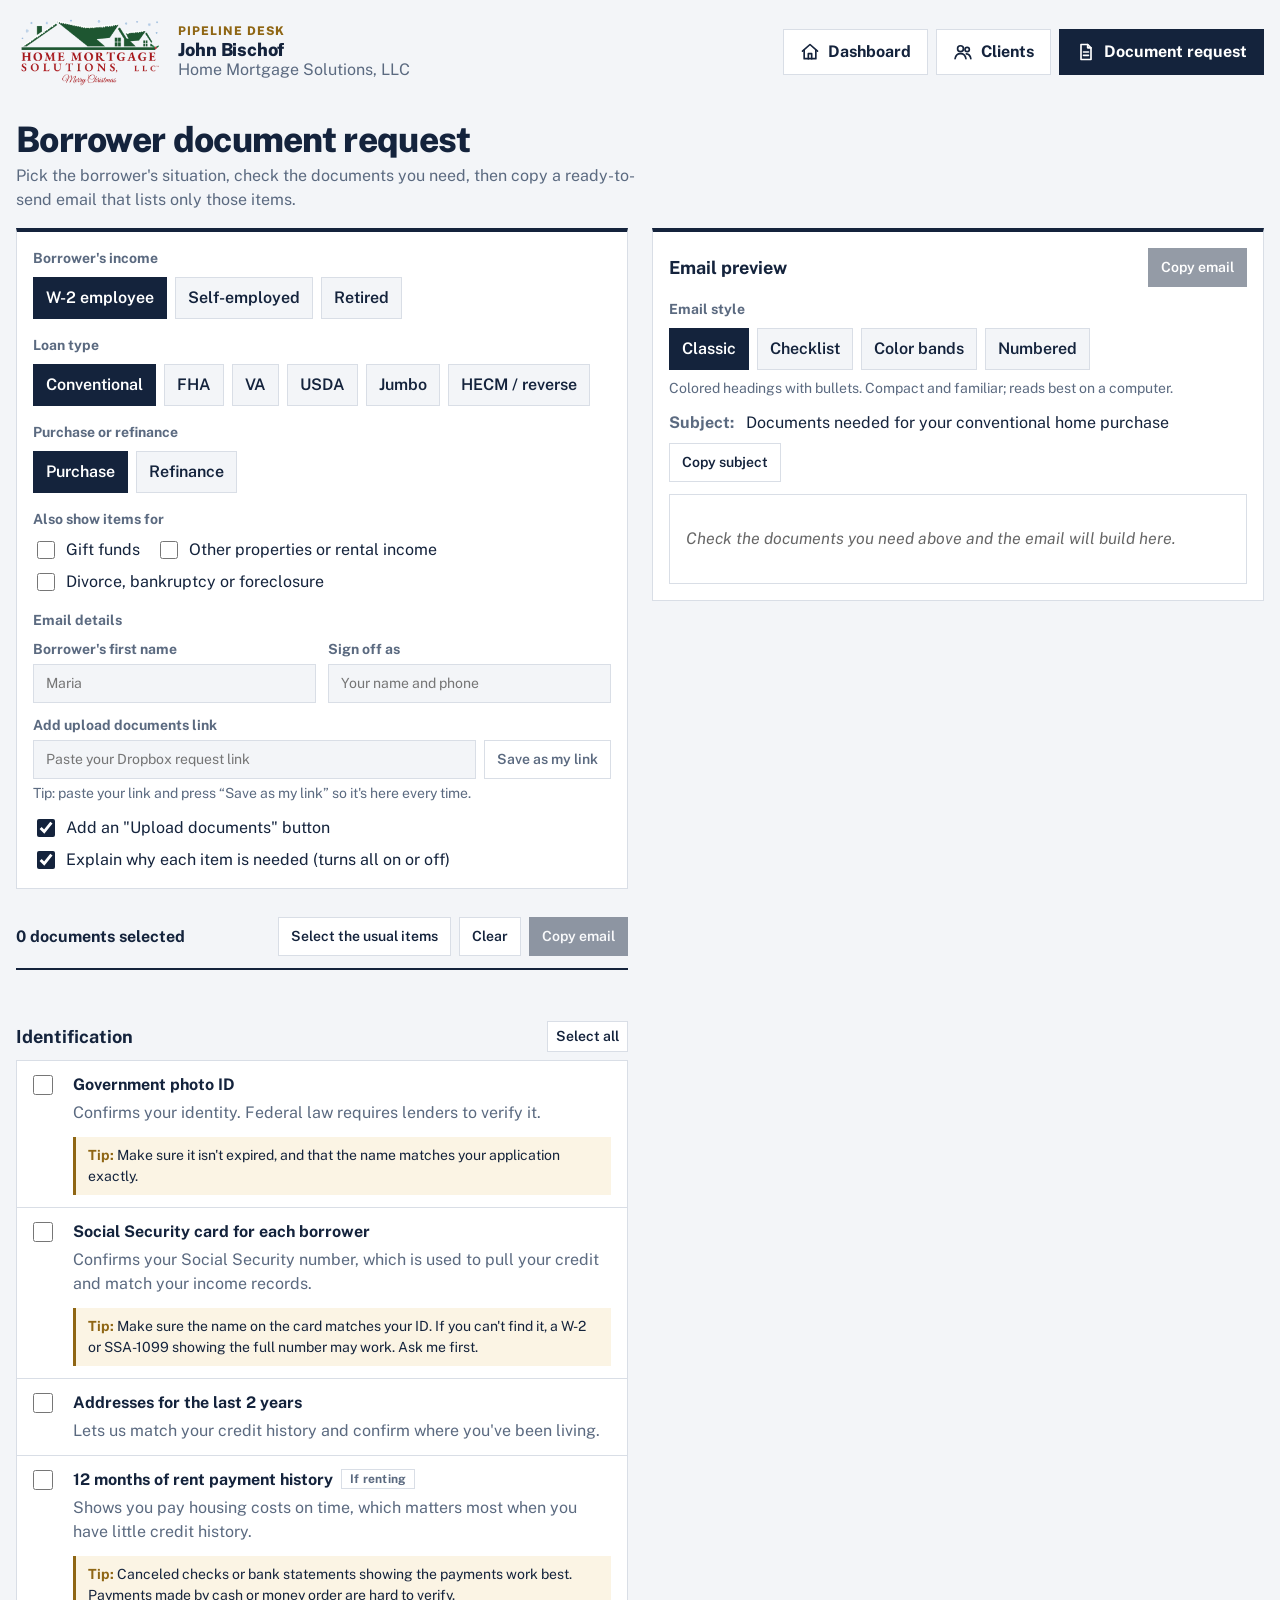
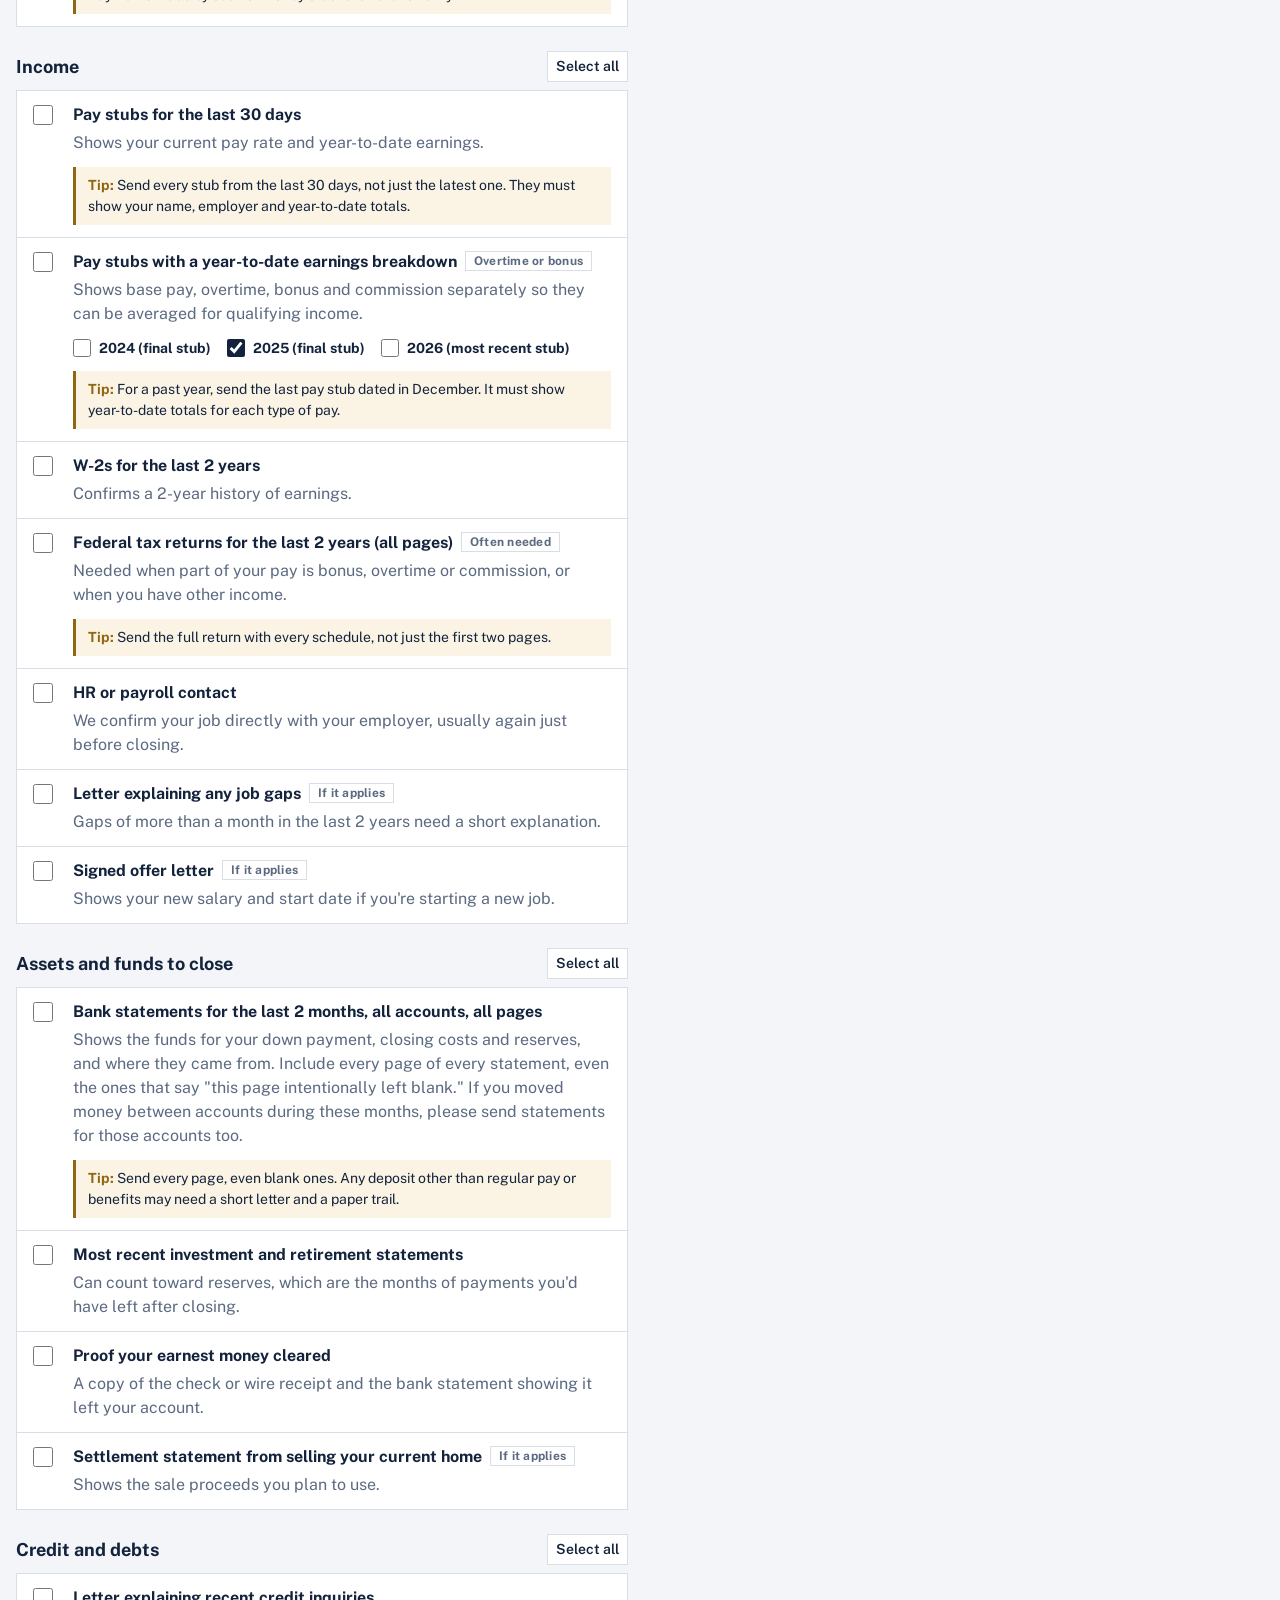
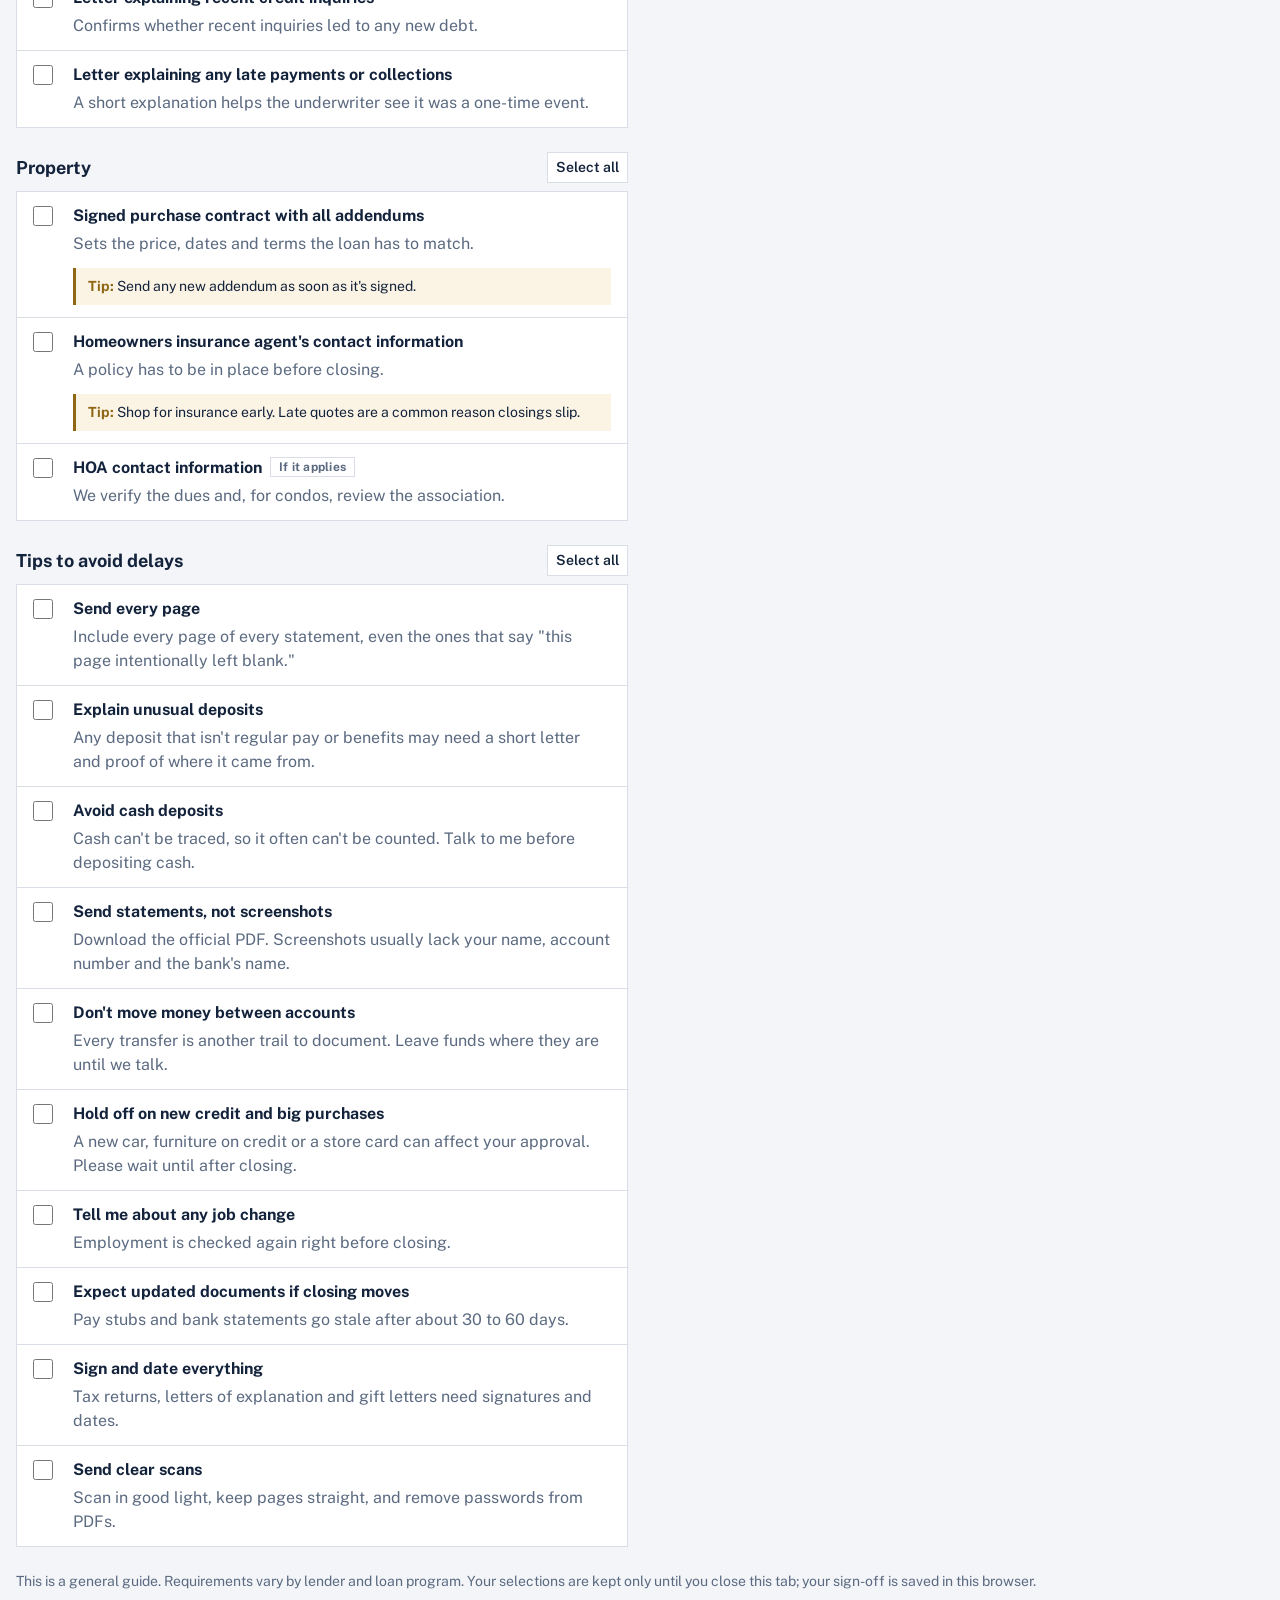
<file: checklist.html>
<!DOCTYPE html>
<html lang="en">
<head>
<meta charset="utf-8">
<meta name="viewport" content="width=device-width, initial-scale=1, viewport-fit=cover">
<title>Pipeline Desk · Document request</title>
<meta name="application-name" content="Pipeline Desk">
<meta name="apple-mobile-web-app-title" content="Pipeline Desk">
<meta name="description" content="Check the documents you need from a borrower and copy a ready-to-send email with only those items.">
<link rel="preconnect" href="https://fonts.googleapis.com">
<link rel="preconnect" href="https://fonts.gstatic.com" crossorigin>
<link href="https://fonts.googleapis.com/css2?family=Public+Sans:wght@400..800&display=swap" rel="stylesheet">
<script>
  // Use the same color scheme the visitor picked on the dashboard.
  (function(){
    var v="auto";try{v=localStorage.getItem("theme")||"auto";}catch(e){}
    var r=document.documentElement,dark={night:1,harbor:1};
    if(v!=="auto"){r.dataset.theme=dark[v]?"dark":"light";if(v!=="classic")r.dataset.palette=v;}
  })();
</script>
<link rel="stylesheet" href="site.css?v=3">
<style>
*,*::before,*::after{box-sizing:border-box}
body{margin:0;background:var(--paper);color:var(--ink);line-height:1.5;
  font-family:"Public Sans",system-ui,-apple-system,"Segoe UI",Roboto,sans-serif}
.wrap{max-width:980px;margin:0 auto;padding:calc(env(safe-area-inset-top,0px) + 24px) 16px calc(env(safe-area-inset-bottom,0px) + 48px)}
.back{display:inline-flex;align-items:center;gap:8px;font-size:var(--t-md);font-weight:700;color:var(--ink);text-decoration:none;background:var(--panel);border:1px solid var(--rule);padding:8px 16px;min-height:44px;cursor:pointer;font-family:inherit}
.back:hover{border-color:var(--ink)}
h1{font-size:clamp(1.6rem,4vw,2.2rem);font-weight:800;letter-spacing:-.02em;margin:8px 0 4px;line-height:1.15}
.lede{color:var(--muted);margin:0 0 16px;max-width:62ch}
h2{font-size:var(--t-lg);font-weight:700;margin:0}
button,select,input{font:inherit;color:inherit}
:focus-visible{outline:3px solid var(--brass);outline-offset:2px}

/* Setup */
.pick{background:var(--panel);border:1px solid var(--rule);border-top:4px solid var(--ink);padding:16px;display:grid;gap:16px}
.pick fieldset{border:0;margin:0;padding:0;min-width:0}
.pick legend{font-size:var(--t-sm);font-weight:700;color:var(--muted);margin-bottom:8px;padding:0}
.seg{display:flex;flex-wrap:wrap;gap:8px}
.seg label{position:relative}
.seg input{position:absolute;opacity:0;inset:0;margin:0;cursor:pointer}
.seg span{display:block;padding:8px 12px;border:1px solid var(--rule);font-weight:600;font-size:var(--t-md);background:var(--paper);cursor:pointer}
.seg input:checked+span{background:var(--ink);color:var(--panel);border-color:var(--ink)}
.seg input:focus-visible+span{outline:3px solid var(--brass);outline-offset:2px}
.opts{display:flex;flex-wrap:wrap;gap:8px 16px}
.opts label{display:flex;gap:8px;align-items:center;font-size:var(--t-md);cursor:pointer}
.opts input[type=checkbox]{width:18px;height:18px}
.fields{display:grid;grid-template-columns:repeat(auto-fit,minmax(min(220px,100%),1fr));gap:12px}
.fields label{display:grid;gap:4px;font-size:var(--t-sm);font-weight:700;color:var(--muted)}
.uplink{display:grid;gap:4px;font-size:var(--t-sm);font-weight:700;color:var(--muted);grid-column:1/-1}
.uprow{display:flex;gap:8px}
.uprow input{flex:1;min-width:0}
.uprow .tbtn{white-space:nowrap}
.upnote{margin:0;font-weight:400;font-size:var(--t-sm);overflow-wrap:anywhere}
.upnote button{background:none;border:0;padding:0;color:var(--bad);font-weight:600;font-size:var(--t-sm);cursor:pointer;text-decoration:underline}
.fields input{padding:8px 12px;border:1px solid var(--rule);background:var(--paper);font-weight:400;color:var(--ink);width:100%}

/* Action bar */
.bar{display:flex;flex-wrap:wrap;gap:12px 16px;align-items:center;justify-content:space-between;margin:16px 0 8px;
  position:sticky;top:env(safe-area-inset-top,0px);z-index:5;background:var(--paper);padding:12px 0;border-bottom:2px solid var(--ink)}
.count{font-weight:700}
.acts{display:flex;flex-wrap:wrap;gap:8px}
.tbtn{font-size:var(--t-sm);font-weight:600;background:var(--panel);border:1px solid var(--rule);padding:8px 12px;cursor:pointer}
.tbtn:hover{border-color:var(--ink)}
.tbtn.primary{background:var(--ink);color:var(--panel);border-color:var(--ink)}
.tbtn:disabled{opacity:.45;cursor:default}
.toast{font-size:var(--t-sm);color:var(--goodtxt);font-weight:600;min-height:1.3em;margin:0}

/* Checklist */
.cat{margin-top:24px;scroll-margin-top:72px}
.cat.sit .cathead h2::before{content:"Added: ";color:var(--brass)}
.cathead{display:flex;align-items:center;justify-content:space-between;gap:8px;margin-bottom:8px}
.cathead .tbtn{padding:4px 8px;font-size:var(--t-sm)}
.items{list-style:none;margin:0;padding:0;background:var(--panel);border:1px solid var(--rule)}
.item{display:grid;grid-template-columns:28px minmax(0,1fr);gap:4px 12px;padding:12px 16px;border-top:1px solid var(--rule);cursor:pointer}
.item:first-child{border-top:0}
.item.on{background:var(--goodbg)}
.item input{width:20px;height:20px;margin:2px 0 0;cursor:pointer}
.item label{font-weight:700;cursor:pointer}
.item .why{grid-column:2;color:var(--muted);font-size:var(--t-md);margin:0}
.yrs{grid-column:2;display:flex;flex-wrap:wrap;gap:4px 16px;margin-top:8px;font-size:var(--t-sm);font-weight:600}
.yrs label{display:flex;align-items:center;gap:8px;cursor:pointer}
.yrs input{width:18px;height:18px;margin:0}
.item .tip{grid-column:2;font-size:var(--t-sm);margin:8px 0 0;padding:8px 12px;background:var(--tipbg);border-left:3px solid var(--brass)}
.item .tip b{color:var(--brass)}
.whyadd{grid-column:2;display:flex;align-items:center;gap:8px;margin-top:2px;font-weight:600;font-size:var(--t-sm);color:var(--muted);cursor:pointer;width:fit-content}
.whyadd input{width:16px;height:16px;margin:0}
.tipadd{display:flex;align-items:center;gap:8px;margin-top:4px;font-weight:600;font-size:var(--t-sm);cursor:pointer;width:fit-content}
.tipadd input{width:16px;height:16px;margin:0}
/* The "add to the email" boxes only matter once a document is checked, so they stay out of the way until then. */
.item:not(.on) .whyadd,.item:not(.on) .tipadd{display:none}
.tag{display:inline-block;font-size:var(--t-xs);font-weight:700;letter-spacing:.02em;color:var(--muted);border:1px solid var(--rule);padding:0 8px;margin-left:8px;vertical-align:2px}
.tag.loan{color:var(--brass);border-color:var(--brass)}

/* Email preview */
.preview{margin-top:32px;background:var(--panel);border:1px solid var(--rule);border-top:4px solid var(--ink);padding:16px 16px}
.phead{display:flex;flex-wrap:wrap;gap:8px;align-items:center;justify-content:space-between}
.estyle{border:0;margin:12px 0 0;padding:0;min-width:0}
.estyle legend{font-size:var(--t-sm);font-weight:700;color:var(--muted);margin-bottom:8px;padding:0}
.sdesc{font-size:var(--t-sm);color:var(--muted);margin:8px 0 0}
.subj{margin:12px 0 0;font-size:var(--t-md);display:flex;flex-wrap:wrap;gap:8px 12px;align-items:center}
.subj b{color:var(--muted)}
.mail{margin-top:12px;padding:16px;background:#FFFFFF;color:#222222;border:1px solid var(--rule)}
.mail .empty{color:#666666}
.empty{color:var(--muted);font-style:italic}
.foot{margin-top:24px;font-size:var(--t-sm);color:var(--muted)}
@media (max-width:640px){.bar{position:static}}
/* Computer: checklist on the left, the email it builds stays in view on the right */
@media (min-width:1200px){.wrap{max-width:var(--wide)}
  .cols{display:grid;grid-template-columns:minmax(0,1fr) minmax(0,1fr);gap:24px;align-items:start}
  .colside{position:sticky;top:16px;max-height:calc(100vh - 32px);overflow:auto}
  .colside .preview{margin-top:0}}
</style>
<script src="brand.js?v=8" defer></script>
</head>
<body>
<div id="brandbar" class="brandbar"></div>
<div class="wrap">
  <a class="back" id="backClient" href="clients.html" hidden style="margin-bottom:8px">← Back to client</a>
  <h1>Borrower document request</h1>
  <p class="lede">Pick the borrower's situation, check the documents you need, then copy a ready-to-send email that lists only those items.</p>

  <div class="cols"><div class="colmain">
  <form class="pick" id="pick" onsubmit="return false">
    <fieldset>
      <legend>Borrower's income</legend>
      <div class="seg">
        <label><input type="radio" name="who" value="w2" checked><span>W-2 employee</span></label>
        <label><input type="radio" name="who" value="self"><span>Self-employed</span></label>
        <label><input type="radio" name="who" value="retired"><span>Retired</span></label>
      </div>
    </fieldset>
    <fieldset>
      <legend>Loan type</legend>
      <div class="seg">
        <label><input type="radio" name="loan" value="conv" checked><span>Conventional</span></label>
        <label><input type="radio" name="loan" value="fha"><span>FHA</span></label>
        <label><input type="radio" name="loan" value="va"><span>VA</span></label>
        <label><input type="radio" name="loan" value="usda"><span>USDA</span></label>
        <label><input type="radio" name="loan" value="jumbo"><span>Jumbo</span></label>
        <label><input type="radio" name="loan" value="hecm"><span>HECM / reverse</span></label>
      </div>
    </fieldset>
    <fieldset>
      <legend>Purchase or refinance</legend>
      <div class="seg">
        <label><input type="radio" name="purpose" value="buy" checked><span>Purchase</span></label>
        <label><input type="radio" name="purpose" value="refi"><span>Refinance</span></label>
      </div>
    </fieldset>
    <fieldset>
      <legend>Also show items for</legend>
      <div class="opts">
        <label><input type="checkbox" name="gift"> Gift funds</label>
        <label><input type="checkbox" name="rental"> Other properties or rental income</label>
        <label><input type="checkbox" name="credit"> Divorce, bankruptcy or foreclosure</label>
      </div>
    </fieldset>
    <fieldset>
      <legend>Email details</legend>
      <div class="fields">
        <label>Borrower's first name<input id="bname" placeholder="Maria" autocomplete="off"></label>
        <label>Sign off as<input id="me" placeholder="Your name and phone" autocomplete="off"></label>
        <div class="uplink">
          <label for="ulink">Add upload documents link</label>
          <div class="uprow"><input id="ulink" placeholder="Paste your Dropbox request link" inputmode="url" autocomplete="off">
            <button class="tbtn" type="button" id="saveUp">Save as my link</button></div>
          <p class="upnote" id="upnote"></p>
        </div>
      </div>
      <div class="opts" style="margin-top:12px">
        <label><input type="checkbox" id="optUp" checked> Add an "Upload documents" button</label>
        <label><input type="checkbox" id="optWhy" checked> Explain why each item is needed (turns all on or off)</label>
      </div>
    </fieldset>
  </form>

  <div class="bar">
    <span class="count" id="count">0 items selected</span>
    <div class="acts">
      <button class="tbtn" id="typical" type="button">Select the usual items</button>
      <button class="tbtn" id="clear" type="button">Clear</button>
      <button class="tbtn primary copyBtn" type="button">Copy email</button>
    </div>
  </div>
  <p class="toast" id="toast" role="status" aria-live="polite"></p>

  <div id="list"></div>
  </div>
  <aside class="colside">
  <section class="preview" aria-labelledby="ph">
    <div class="phead">
      <h2 id="ph">Email preview</h2>
      <button class="tbtn primary copyBtn" type="button">Copy email</button>
    </div>
    <fieldset class="estyle" id="estyle">
      <legend>Email style</legend>
      <div class="seg">
        <label><input type="radio" name="estyle" value="classic" checked><span>Classic</span></label>
        <label><input type="radio" name="estyle" value="checklist"><span>Checklist</span></label>
        <label><input type="radio" name="estyle" value="banded"><span>Color bands</span></label>
        <label><input type="radio" name="estyle" value="numbered"><span>Numbered</span></label>
      </div>
      <p class="sdesc" id="sdesc"></p>
    </fieldset>
    <p class="subj"><b>Subject:</b> <span id="subject"></span> <button class="tbtn" id="copySubj" type="button">Copy subject</button></p>
    <div class="mail" id="mail"></div>
  </section>
  </aside></div>

  <p class="foot">This is a general guide. Requirements vary by lender and loan program. Your selections are kept only until you close this tab; your sign-off is saved in this browser.</p>
</div>

<script>
(function(){
  const LOANS={conv:"conventional",fha:"FHA",va:"VA",usda:"USDA",jumbo:"jumbo",hecm:"HECM reverse mortgage"};

  // Each item: id, name, why (one line), tip, show(state), tag, usual (picked by "Select the usual items")
  const CATS=[
    {name:"Identification", items:[
      {id:"id",usual:1,name:"Government photo ID",why:"Confirms your identity. Federal law requires lenders to verify it.",
        tip:"Make sure it isn't expired, and that the name matches your application exactly."},
      {id:"ssn",name:"Social Security card for each borrower",why:"Confirms your Social Security number, which is used to pull your credit and match your income records.",
        tip:"Make sure the name on the card matches your ID. If you can't find it, a W-2 or SSA-1099 showing the full number may work. Ask me first."},
      {id:"addr",name:"Addresses for the last 2 years",why:"Lets us match your credit history and confirm where you've been living."},
      {id:"rent",name:"12 months of rent payment history",why:"Shows you pay housing costs on time, which matters most when you have little credit history.",
        show:s=>s.purpose==="buy",tag:"If renting",tip:"Canceled checks or bank statements showing the payments work best. Payments made by cash or money order are hard to verify."}
    ]},
    {name:"Gift funds", sit:"gift", items:[
      {id:"giftl",usual:1,name:"Signed gift letter",why:"States the money is a gift and doesn't need to be repaid.",show:s=>s.gift,tag:"Gift",
        tip:"I'll send you the gift letter form to use."},
      {id:"giftd",usual:1,name:"Giver's bank statement showing the funds",why:"Shows the person giving the gift had the money in their own account before it was sent.",show:s=>s.gift,tag:"Gift"},
      {id:"giftp",usual:1,name:"Proof of the gift transfer",why:"The check, wire receipt or transfer record showing the money moving to you or the title company.",show:s=>s.gift,tag:"Gift"},
      {id:"giftr",usual:1,name:"Your bank statement showing the gift deposit",why:"Shows the gift landed in your account, if it wasn't sent straight to the title company.",show:s=>s.gift,tag:"Gift, if it applies"}
    ]},
    {name:"Other properties and rental income", sit:"rental", items:[
      {id:"reo",usual:1,name:"Mortgage statements for your other properties",why:"Your other housing payments count toward your monthly debts.",show:s=>s.rental,tag:"Other properties"},
      {id:"reotax",usual:1,name:"Property tax bills and insurance for your other properties",why:"Needed when taxes and insurance aren't included in the mortgage payment, or the property is paid off.",show:s=>s.rental,tag:"Other properties"},
      {id:"reohoa",name:"HOA statements for your other properties",why:"HOA dues count toward your monthly debts.",show:s=>s.rental,tag:"If it applies"},
      {id:"lease",usual:1,name:"Signed leases for rental properties",why:"Rental income can help you qualify when it's documented.",show:s=>s.rental,tag:"Rental"},
      {id:"schede",name:"Schedule E from your tax returns for the last 2 years",why:"Shows the rental income and expenses you reported, which is how most lenders figure rental income.",show:s=>s.rental,tag:"Rental",
        tip:"If you already sent full tax returns, Schedule E is included and you don't need to send it again."}
    ]},
    {name:"Divorce, bankruptcy or foreclosure", sit:"credit", items:[
      {id:"divorce",usual:1,name:"Final divorce decree, marital dissolution agreement and parenting plan",why:"Please send the final divorce decree, the marital dissolution agreement and the parenting plan, if you have one, plus any amendments or modifications made since. Send every page of each document, including any later court orders that changed support or the property split. Together these show alimony or child support and which debts and property belong to whom.",show:s=>s.credit,tag:"Divorce"},
      {id:"support",name:"Proof of child support or alimony payments",why:"Shows payments received for at least the last few months, and that they'll continue for at least 3 more years if used as income.",show:s=>s.credit,tag:"Divorce, if it applies"},
      {id:"bk",usual:1,name:"Bankruptcy discharge papers",why:"Confirms the discharge date, since every loan program has a waiting period after a bankruptcy.",show:s=>s.credit,tag:"Bankruptcy"},
      {id:"bkpet",name:"Full bankruptcy petition with all schedules",why:"Shows which debts were included, so the underwriter can match them to your credit report.",show:s=>s.credit,tag:"Bankruptcy"},
      {id:"fc",usual:1,name:"Foreclosure, short sale or deed-in-lieu records",why:"A recorded deed or settlement statement confirms the date the property was transferred, which starts the waiting period.",show:s=>s.credit,tag:"Foreclosure"},
      {id:"fcloe",usual:1,name:"Letter explaining what happened",why:"A short signed letter about the cause (job loss, illness, divorce) and what's different now.",show:s=>s.credit,tag:"Explanation"}
    ]},
    {name:"Income", items:[
      {id:"stubs",usual:1,name:"Pay stubs for the last 30 days",why:"Shows your current pay rate and year-to-date earnings.",show:s=>s.who==="w2",
        tip:"Send every stub from the last 30 days, not just the latest one. They must show your name, employer and year-to-date totals."},
      {id:"ytd",years:1,name:"Pay stubs with a year-to-date earnings breakdown",why:"Shows base pay, overtime, bonus and commission separately so they can be averaged for qualifying income.",
        show:s=>s.who==="w2",tag:"Overtime or bonus",tip:"For a past year, send the last pay stub dated in December. It must show year-to-date totals for each type of pay."},
      {id:"w2s",usual:1,name:"W-2s for the last 2 years",why:"Confirms a 2-year history of earnings.",show:s=>s.who==="w2"},
      {id:"w2tax",name:"Federal tax returns for the last 2 years (all pages)",why:"Needed when part of your pay is bonus, overtime or commission, or when you have other income.",
        show:s=>s.who==="w2",tag:"Often needed",tip:"Send the full return with every schedule, not just the first two pages."},
      {id:"hr",name:"HR or payroll contact",why:"We confirm your job directly with your employer, usually again just before closing.",show:s=>s.who==="w2"},
      {id:"gap",name:"Letter explaining any job gaps",why:"Gaps of more than a month in the last 2 years need a short explanation.",show:s=>s.who==="w2",tag:"If it applies"},
      {id:"offer",name:"Signed offer letter",why:"Shows your new salary and start date if you're starting a new job.",show:s=>s.who==="w2",tag:"If it applies"},
      {id:"ptax",usual:1,name:"Personal tax returns for the last 2 years, all schedules",why:"Your qualifying income comes from the net income on these returns, not your gross sales.",show:s=>s.who==="self",
        tip:"Send every page and schedule, signed and dated."},
      {id:"btax",name:"Business tax returns for the last 2 years",why:"Needed if you own 25% or more of a corporation or partnership (Forms 1120, 1120-S or 1065).",show:s=>s.who==="self",tag:"If it applies"},
      {id:"k1",name:"K-1s for the last 2 years",why:"Shows your share of the business's income and how much was paid out to you.",show:s=>s.who==="self",tag:"If it applies"},
      {id:"pl",usual:1,name:"Year-to-date profit and loss statement",why:"Shows the business is still earning at the same level since your last tax return.",show:s=>s.who==="self",
        tip:"Please sign and date it. Let me know if you'd like a template."},
      {id:"bstmt",usual:1,name:"Business bank statements for the last 2 to 3 months (all pages)",why:"Supports your profit and loss statement and shows the business is active.",show:s=>s.who==="self"},
      {id:"exists",name:"Proof your business exists",why:"A business license, CPA letter or state registration confirms the business is open and operating.",show:s=>s.who==="self"},
      {id:"1099",name:"1099s for the last 2 years",why:"Shows contract income if you're paid as an independent contractor.",show:s=>s.who==="self",tag:"If it applies"},
      {id:"ext",name:"Tax extension and proof of payment",why:"If you filed an extension, this shows the return is coming and any taxes owed are paid.",show:s=>s.who==="self",tag:"If it applies"},
      {id:"ssa",usual:1,name:"Social Security award letter for this year",why:"Confirms your monthly benefit amount.",show:s=>s.who==="retired",
        tip:"You can download a benefit verification letter from your my Social Security account at ssa.gov in a few minutes."},
      {id:"pension",name:"Pension award letter or latest statement",why:"Shows the monthly amount and that payments will continue.",show:s=>s.who==="retired",tag:"If it applies"},
      {id:"1099r",usual:1,name:"SSA-1099 and 1099-R forms for the last 1 to 2 years",why:"Confirms the total benefits and retirement distributions you received.",show:s=>s.who==="retired"},
      {id:"rdeposit",name:"Bank statement showing the benefit deposits",why:"Shows the money is landing in your account each month.",show:s=>s.who==="retired"},
      {id:"ira",name:"Latest retirement account statements (IRA, 401(k), 403(b))",why:"If you take regular withdrawals, this shows there's enough to keep them going for at least 3 years.",show:s=>s.who==="retired",
        tip:"Send the full quarterly statement. If you're setting up new withdrawals, check with me first on how to document them."},
      {id:"rtax",name:"Tax returns for the last 2 years",why:"Needed if you have interest, dividend, rental or part-time income besides your benefits.",show:s=>s.who==="retired",tag:"If it applies"},
      {id:"other",name:"Other benefit letters (VA disability, annuity, survivor benefits)",why:"Each income source needs a letter showing the amount and how long it lasts.",show:s=>s.who==="retired",tag:"If it applies"}
    ]},
    {name:"Assets and funds to close", items:[
      {id:"bank",usual:1,name:"Bank statements for the last 2 months, all accounts, all pages",why:"Shows the funds for your down payment, closing costs and reserves, and where they came from. Include every page of every statement, even the ones that say \"this page intentionally left blank.\" If you moved money between accounts during these months, please send statements for those accounts too.",
        tip:"Send every page, even blank ones. Any deposit other than regular pay or benefits may need a short letter and a paper trail."},
      {id:"invest",name:"Most recent investment and retirement statements",why:"Can count toward reserves, which are the months of payments you'd have left after closing."},
      {id:"emd",name:"Proof your earnest money cleared",why:"A copy of the check or wire receipt and the bank statement showing it left your account.",show:s=>s.purpose==="buy"},
      {id:"bizfunds",name:"CPA letter if using business funds",why:"Confirms that taking the money out won't hurt the business.",show:s=>s.who==="self",tag:"If it applies"},
      {id:"sale",name:"Settlement statement from selling your current home",why:"Shows the sale proceeds you plan to use.",show:s=>s.purpose==="buy",tag:"If it applies"}
    ]},
    {name:"Credit and debts", items:[
      {id:"inq",name:"Letter explaining recent credit inquiries",why:"Confirms whether recent inquiries led to any new debt."},
      {id:"late",name:"Letter explaining any late payments or collections",why:"A short explanation helps the underwriter see it was a one-time event."}
    ]},
    {name:"Property", items:[
      {id:"contract",usual:1,name:"Signed purchase contract with all addendums",why:"Sets the price, dates and terms the loan has to match.",show:s=>s.purpose==="buy",
        tip:"Send any new addendum as soon as it's signed."},
      {id:"hoi",usual:1,name:"Homeowners insurance agent's contact information",why:"A policy has to be in place before closing.",show:s=>s.purpose==="buy",
        tip:"Shop for insurance early. Late quotes are a common reason closings slip."},
      {id:"hoa",name:"HOA contact information",why:"We verify the dues and, for condos, review the association.",tag:"If it applies"},
      {id:"mstmt",usual:1,name:"Current mortgage statement",why:"Shows the loan being paid off, the balance and the payment history.",show:s=>s.purpose==="refi"},
      {id:"dec",usual:1,name:"Homeowners insurance declarations page",why:"Confirms your current coverage and premium.",show:s=>s.purpose==="refi"},
      {id:"ptaxbill",name:"Most recent property tax bill",why:"Used to figure your new monthly payment and escrow.",show:s=>s.purpose==="refi"},
      {id:"heloc",name:"Statement for any home equity loan or line of credit",why:"It either gets paid off or that lender has to agree to stay in second place.",show:s=>s.purpose==="refi",tag:"If it applies"}
    ]},
    {name:"Loan program", items:[
      {id:"fha2",name:"Explanations for any collections or judgments",why:"FHA reviews these closely and may require some to be paid or on a payment plan.",show:s=>s.loan==="fha",tag:"FHA"},
      {id:"fha3",name:"Spouse's debts (community property states)",why:"FHA counts a spouse's debts even when the spouse isn't on the loan.",show:s=>s.loan==="fha",tag:"FHA"},
      {id:"fha401k",name:"Retirement funds (401(k), IRA) used for closing",why:"If you're using retirement money for your down payment or closing costs, it has to be withdrawn and deposited into your checking or savings account before closing. This applies to the whole amount you're using, even money in the account that isn't invested. Please send your latest retirement account statement, the withdrawal paperwork from your plan showing the amount, and your bank statement showing the deposit.",show:s=>s.loan==="fha",tag:"FHA, if it applies",
        tip:"Talk to me before you request the withdrawal, so we know how much you need after any taxes or penalties are taken out."},
      {id:"va1",name:"Certificate of Eligibility (COE)",why:"Proves you qualify for a VA loan. I can usually get it online for you.",show:s=>s.loan==="va",tag:"VA"},
      {id:"va2",usual:1,name:"DD-214 (member copy 4) or statement of service",why:"Veterans send the DD-214; active-duty borrowers send a statement of service from their commander.",show:s=>s.loan==="va",tag:"VA",
        tip:"It needs to be member copy 4, which shows the character of service."},
      {id:"va3",name:"VA disability award letter",why:"If you receive disability pay, you may not have to pay the VA funding fee.",show:s=>s.loan==="va",tag:"VA, if it applies"},
      {id:"va4",name:"Leave and earnings statement (LES)",why:"For active-duty borrowers, this takes the place of a pay stub.",show:s=>s.loan==="va",tag:"VA, if active duty"},
      {id:"usda1",usual:1,name:"Income documents for every adult in the household",why:"USDA income limits count everyone living in the home, even people who aren't on the loan.",show:s=>s.loan==="usda",tag:"USDA"},
      {id:"usda2",name:"Child care cost records",why:"Some expenses can be subtracted from household income for the USDA limit.",show:s=>s.loan==="usda",tag:"USDA, if it applies"},
      {id:"j1",usual:1,name:"Full tax returns for the last 2 years",why:"Jumbo lenders review every income source and deduction, even for W-2 employees.",show:s=>s.loan==="jumbo"&&s.who==="w2",tag:"Jumbo"},
      {id:"j2",usual:1,name:"Statements for every account you'll use for reserves",why:"Jumbo loans often require 6 to 12 months of payments in reserve after closing.",show:s=>s.loan==="jumbo",tag:"Jumbo",
        tip:"Send 2 to 3 months, all pages, including retirement and brokerage accounts."},
      {id:"hecm1",usual:1,name:"HECM counseling certificate, signed by every borrower",why:"Every borrower has to finish counseling with a HUD-approved counselor before the loan can move forward.",show:s=>s.loan==="hecm",tag:"HECM"},
      {id:"hecm2",usual:1,name:"Proof of age for each borrower",why:"Every borrower on a reverse mortgage must be at least 62. A driver's license or birth certificate showing your date of birth works.",show:s=>s.loan==="hecm",tag:"HECM"},
      {id:"hecm3",usual:1,name:"Property tax bills and proof they were paid for the last 2 years",why:"A reverse mortgage requires taxes to stay current, so the lender reviews your payment history.",show:s=>s.loan==="hecm",tag:"HECM"},
      {id:"hecm4",usual:1,name:"Nearest relative's contact information",why:"Required for a reverse mortgage: someone who doesn't live with you. Send their name, address, phone number, relationship to you and email address.",show:s=>s.loan==="hecm",tag:"HECM"},
      {id:"hecm5",name:"Non-borrowing spouse's ID and date of birth",why:"A spouse who isn't on the loan still has to be listed, and their age affects the loan amount.",show:s=>s.loan==="hecm",tag:"HECM, if it applies"},
      {id:"hecm6",name:"Trust documents, if your home is held in a trust",why:"The lender reviews the trust to confirm it allows the reverse mortgage.",show:s=>s.loan==="hecm",tag:"HECM, if it applies"},
      {id:"hecm7",name:"Power of attorney, if someone will sign for a borrower",why:"The lender has to approve the power of attorney before closing.",show:s=>s.loan==="hecm",tag:"HECM, if it applies"}
    ]},
    {name:"Tips to avoid delays", tips:true, items:[
      {id:"m1",short:"Send every page of every statement, even blank ones.",usual:1,name:"Send every page",why:"Include every page of every statement, even the ones that say \"this page intentionally left blank.\""},
      {id:"m2",short:"Be ready to explain any deposit that isn't your regular pay.",usual:1,name:"Explain unusual deposits",why:"Any deposit that isn't regular pay or benefits may need a short letter and proof of where it came from."},
      {id:"m3",short:"Avoid cash deposits. Cash can't be traced.",name:"Avoid cash deposits",why:"Cash can't be traced, so it often can't be counted. Talk to me before depositing cash."},
      {id:"m4",short:"Send official PDF statements, not screenshots.",name:"Send statements, not screenshots",why:"Download the official PDF. Screenshots usually lack your name, account number and the bank's name."},
      {id:"m5",short:"Don't move money between accounts until we talk.",name:"Don't move money between accounts",why:"Every transfer is another trail to document. Leave funds where they are until we talk."},
      {id:"m6",short:"Hold off on new credit and big purchases until after closing.",usual:1,name:"Hold off on new credit and big purchases",why:"A new car, furniture on credit or a store card can affect your approval. Please wait until after closing."},
      {id:"m7",short:"Tell me right away about any job change.",name:"Tell me about any job change",why:"Employment is checked again right before closing."},
      {id:"m8",short:"Expect to send updated documents if closing moves.",name:"Expect updated documents if closing moves",why:"Pay stubs and bank statements go stale after about 30 to 60 days."},
      {id:"m9",short:"Sign and date every form and letter.",name:"Sign and date everything",why:"Tax returns, letters of explanation and gift letters need signatures and dates."},
      {id:"m10",short:"Send clear scans, and remove passwords from PDFs.",name:"Send clear scans",why:"Scan in good light, keep pages straight, and remove passwords from PDFs."}
    ]}
  ];

  const $=id=>document.getElementById(id);
  const form=$("pick"), list=$("list");
  // Years offered on the year-to-date pay stub item
  const Y=new Date().getFullYear(), YEARS=[Y-2,Y-1,Y];
  let yrs={[Y-1]:1};
  try{yrs=JSON.parse(sessionStorage.getItem("req-yrs")||"null")||yrs;}catch(e){}
  const saveYrs=()=>{try{sessionStorage.setItem("req-yrs",JSON.stringify(yrs));}catch(e){}};
  function nm(i){
    if(!i.years)return i.name;
    const ys=YEARS.filter(y=>yrs[y]), past=ys.filter(y=>y<Y), parts=[];
    if(past.length)parts.push(`final ${past.length>1?"stubs":"stub"} for ${past.join(" and ")}`);
    if(yrs[Y])parts.push(`most recent stub for ${Y}`);
    return parts.length?`Pay stubs with a year-to-date earnings breakdown (${parts.join(", ")})`:i.name;
  }
  // Tips chosen one at a time for the email
  let tipOn={};
  try{tipOn=JSON.parse(sessionStorage.getItem("req-tips")||"{}")||{};}catch(e){}
  const saveTips=()=>{try{sessionStorage.setItem("req-tips",JSON.stringify(tipOn));}catch(e){}};
  // Explanations: the main switch sets them all; each item can be changed on its own
  let whyX={};
  try{whyX=JSON.parse(sessionStorage.getItem("req-why")||"{}")||{};}catch(e){}
  const saveWhy=()=>{try{sessionStorage.setItem("req-why",JSON.stringify(whyX));}catch(e){}};
  const whyFor=i=>(i.id in whyX?whyX[i.id]:$("optWhy").checked);
  const esc=s=>String(s).replace(/[&<>"]/g,c=>({"&":"&amp;","<":"&lt;",">":"&gt;",'"':"&quot;"}[c]));

  // Selections last for this tab only, so the next borrower starts fresh.
  let sel={};
  try{sel=JSON.parse(sessionStorage.getItem("req-sel")||"{}")||{};}catch(e){}
  const saveSel=()=>{try{sessionStorage.setItem("req-sel",JSON.stringify(sel));}catch(e){}};
  try{$("me").value=localStorage.getItem("req-me")||"";}catch(e){}
  // Upload link: optionally remembered in this browser only (never in the page's public code)
  const isLink=v=>/^(https?:\/\/)?[^\s\/]+\.[^\s]+$/i.test(v)&&v.length<500;
  const getSaved=()=>{try{const v=localStorage.getItem("req-ulink")||"";if(v&&!isLink(v)){localStorage.removeItem("req-ulink");return "";}return v;}catch(e){return "";}};
  const setSaved=v=>{try{if(v)localStorage.setItem("req-ulink",v);else localStorage.removeItem("req-ulink");}catch(e){}};
  // The saved link fills in every time this page opens. Pasting a different link for one customer
  // doesn't change it; "Save as my link" does.
  function showSaved(){
    const v=getSaved();
    $("upnote").innerHTML=v?`Saved link (fills in automatically on this computer): ${esc(v)} · <button type="button" id="forgetUp">Forget</button>`
      :"Tip: paste your link and press “Save as my link” so it's here every time.";
    const f=$("forgetUp");if(f)f.onclick=()=>{setSaved("");showSaved();say("Saved link forgotten.");};
  }
  if(getSaved())$("ulink").value=getSaved();
  $("saveUp").onclick=()=>{
    const v=$("ulink").value.trim();
    if(!v){say("Paste your link in the box first, then press Save.");$("ulink").focus();return;}
    if(!isLink(v)){$("upnote").textContent="That isn't a web link. Copy your Dropbox request link (it starts with https://www.dropbox.com/) and paste it here.";$("ulink").focus();return;}
    setSaved(v);showSaved();
    if(getSaved()===v){const b=$("saveUp");b.textContent="Saved ✓";setTimeout(()=>b.textContent="Save as my link",2000);}
    say(getSaved()===v?"Link saved. It will fill in automatically on this computer.":"This browser isn't letting the page save. It may be in private mode.");
  };
  $("me").addEventListener("input",()=>{try{localStorage.setItem("req-me",$("me").value);}catch(e){}});

  function state(){
    const f=new FormData(form);
    return {who:f.get("who"),loan:f.get("loan"),purpose:f.get("purpose"),gift:f.has("gift"),rental:f.has("rental"),credit:f.has("credit")};
  }
  const visible=s=>CATS.map(c=>({...c,items:c.items.filter(i=>!i.show||i.show(s))})).filter(c=>c.items.length);
  const chosen=s=>visible(s).map(c=>({...c,items:c.items.filter(i=>sel[i.id])})).filter(c=>c.items.length);

  function renderList(){
    const s=state();
    list.innerHTML=visible(s).map(c=>{
      const allOn=c.items.every(i=>sel[i.id]);
      return `<section class="cat${c.sit?" sit":""}"${c.sit?` id="sec-${c.sit}"`:""}><div class="cathead"><h2>${esc(c.name)}</h2>
        <button class="tbtn" type="button" data-cat="${esc(c.name)}">${allOn?"Clear section":"Select all"}</button></div>
        <ul class="items">${c.items.map(i=>`<li class="item${sel[i.id]?" on":""}">
          <input type="checkbox" id="c-${i.id}" data-id="${i.id}"${sel[i.id]?" checked":""}>
          <label for="c-${i.id}">${esc(i.name)}${i.tag?`<span class="tag${/FHA|VA|USDA|Jumbo|HECM/.test(i.tag)?" loan":""}">${esc(i.tag)}</span>`:""}</label>
          <p class="why">${esc(i.why)}</p>
          ${c.tips?"":`<label class="whyadd"><input type="checkbox" data-why="${i.id}"${whyFor(i)?" checked":""}> Add this explanation to the email</label>`}
          ${i.years?`<div class="yrs" role="group" aria-label="Years to request">${YEARS.map(y=>`<label><input type="checkbox" data-year="${y}"${yrs[y]?" checked":""}> ${y===Y?`${y} (most recent stub)`:`${y} (final stub)`}</label>`).join("")}</div>`:""}
          ${i.tip?`<p class="tip"><b>Tip:</b> ${esc(i.tip)}<label class="tipadd"><input type="checkbox" data-tip="${i.id}"${tipOn[i.id]?" checked":""}> Add this tip to the email</label></p>`:""}
        </li>`).join("")}</ul></section>`;
    }).join("");
    renderEmail();
  }

  function email(){
    const s=state(), cats=chosen(s), docs=cats.filter(c=>!c.tips), tips=cats.find(c=>c.tips);
    const tip=i=>i.tip&&tipOn[i.id];
    const name=$("bname").value.trim(), me=$("me").value.trim();
    const n=docs.reduce((a,c)=>a+c.items.length,0);
    const loan=LOANS[s.loan], what=s.loan==="hecm"?(s.purpose==="buy"?"for purchase":""):s.purpose==="buy"?"home purchase":"refinance";
    const subject=`Documents needed for your ${[loan,what].filter(Boolean).join(" ")}`;
    const intro=`Thanks for starting your ${[loan,what].filter(Boolean).join(" ")} with me! To keep your loan moving, please send the ${n===1?"item":"items"} below. Clear photos or PDFs are fine, and you're welcome to send them as you gather them.`;
    const upOn=$("optUp").checked, ulink=isLink($("ulink").value.trim())?$("ulink").value.trim():"", href=/^https?:\/\//i.test(ulink)?ulink:(ulink?"https://"+ulink:"");
    const upText="Click the button below to upload your documents securely.";
    // A colored table cell rather than a picture: Outlook attaches pasted pictures, and replies without attachments then lose them.
    const upButton=h=>`<table role="presentation" cellpadding="0" cellspacing="0" border="0" style="border-collapse:collapse"><tr><td bgcolor="#1F4E79" style="background:#1F4E79;padding:12px 28px">${h?`<a href="${esc(h)}" style="color:#FFFFFF;text-decoration:none">`:""}<font color="#FFFFFF" face="Calibri, Arial, sans-serif" style="color:#FFFFFF;font-size:13pt"><b>UPLOAD DOCUMENTS</b></font>${h?"</a>":""}</td></tr></table>`;
    const outro="If anything is unclear or doesn't apply to you, just let me know. I'm happy to help.";
    const style=$("estyle").querySelector("input:checked")?.value||"classic";
    const stacked=style==="checklist"||style==="banded";   // explanation on its own line: easiest to read on a phone
    // Every section heading uses the upload button's blue; only the tips box is red.
    const colOf=c=>"#2E75B6"; // a mid blue that reads on white and on a dark-mode screen
    let num=0;
    const mark=(tipsSec)=>tipsSec?"•":style==="numbered"?`${++num}.`:style==="classic"?"•":"☐";
    // Plain text
    const T=[`Hi ${name||"there"},`,"",intro,""];
    if(upOn)T.push(`Upload your documents securely here: ${href||"[upload link]"}`,"");
    num=0;
    docs.forEach(c=>{T.push(c.name.toUpperCase());c.items.forEach(i=>{
      const m=mark(false);
      if(stacked){T.push(`${m} ${nm(i)}`);if(whyFor(i))T.push(`   ${i.why}`);}
      else T.push(`${m} ${nm(i)}${whyFor(i)?`: ${i.why}`:""}`);
      if(tip(i))T.push(`   Tip: ${i.tip}`);});T.push("");});
    if(tips){T.push("Quick tips to avoid delays:");tips.items.forEach(i=>T.push(`• ${i.short}`));T.push("");}
    T.push(outro,"","Thank you,",me||"[Your name]");
    // HTML with inline styles and tables only, so it looks the same pasted into Outlook or Gmail and read on a phone
    const F="font-family:Calibri,Arial,Helvetica,sans-serif;font-size:11pt;line-height:1.4";
    const gap=`<p style="margin:0;font-size:8pt;line-height:8pt">&nbsp;</p>`;
    const head=(t,col)=>style==="banded"
      ? gap+`<table role="presentation" width="100%" cellpadding="0" cellspacing="0" border="0" style="border-collapse:collapse"><tr><td bgcolor="${col}" style="background:${col};padding:6px 10px;${F};color:#FFFFFF;font-size:12pt;font-weight:bold">${esc(t)}</td></tr></table>`+`<p style="margin:0;font-size:5pt;line-height:5pt">&nbsp;</p>`
      : `<p style="margin:18px 0 6px 0;padding:0 0 3px 0;border-bottom:2px solid ${col};color:${col};font-size:13pt;font-weight:bold">${esc(t)}</p>`;
    // Each item is a table row (marker cell + text cell): Outlook ignores indents but always respects tables.
    const ul=rows=>`<table role="presentation" width="100%" cellpadding="0" cellspacing="0" border="0" style="border-collapse:collapse">${rows}</table>`;
    const row=(m,col,body)=>`<tr><td width="30" valign="top" style="width:30px;padding:0 0 8px 8px;${F};color:${col};${m==="☐"?"font-size:13pt;line-height:1.1;":""}${/\d/.test(m)?"font-weight:bold;":""}">${m}</td><td valign="top" style="padding:0 0 8px 0;${F}">${body}</td></tr>`;
    const body=i=>`<b>${esc(nm(i))}</b>`+(whyFor(i)?(stacked?`<br><span style="color:#6E7681;font-size:10.5pt">${esc(i.why)}</span>`:` – ${esc(i.why)}`):"")+
      (tip(i)?`<br><i style="color:#8A6116;font-size:10pt">Tip: ${esc(i.tip)}</i>`:"");
    num=0;
    const H=`<div style="${F}"><p style="margin:0 0 10px 0">Hi ${esc(name||"there")},</p><p style="margin:0 0 10px 0">${esc(intro)}</p>`+
      (upOn?`<p style="margin:0 0 8px 0">${esc(upText)}</p>`+
        upButton(href)+`<p style="margin:0;font-size:8pt;line-height:8pt">&nbsp;</p>`:"")+
      (style==="numbered"?`<p style="margin:0 0 10px 0">When you reply, you can refer to items by number.</p>`:"")+
      docs.map(c=>{const col=colOf(c);return head(c.name,col)+ul(c.items.map(i=>row(mark(false),style==="numbered"?"#2E75B6":col,body(i))).join(""));}).join("")+
      // Tips: one compact gray box with a short line per tip, so it doesn't take over the email
      (tips?`<p style="margin:0;font-size:10pt;line-height:10pt">&nbsp;</p><table role="presentation" width="100%" cellpadding="0" cellspacing="0" border="0" style="border-collapse:collapse"><tr><td bgcolor="#F3F4F6" style="background:#F3F4F6;border-left:4px solid #B4412F;padding:8px 12px;font-family:Calibri,Arial,Helvetica,sans-serif;font-size:9.5pt;line-height:1.35;color:#333333">`+
        `<b style="color:#B4412F;font-size:10pt">Quick tips to avoid delays</b><br>`+tips.items.map(i=>`&#8226;&nbsp;${esc(i.short)}`).join("<br>")+`</td></tr></table>`:"")+
      `<p style="margin:16px 0 10px 0">${esc(outro)}</p><p style="margin:0">Thank you,<br>${esc(me||"[Your name]")}</p></div>`;
    // No color or background on the body text: dark mode (reading and replying) then shows it light on dark.
    const W=H;
    return {subject,text:T.join("\n"),html:W,n,total:cats.reduce((a,c)=>a+c.items.length,0),preview:W};
  }

  const SDESC={
    classic:"Colored headings with bullets. Compact and familiar; reads best on a computer.",
    checklist:"Check boxes with each explanation on its own line. Easy to scan on a phone, and borrowers can tick items off as they go.",
    banded:"Bold color bars for each section with check boxes. The most visual; stands out well on a phone.",
    numbered:"Simple headings with numbered items, so the borrower can reply \"attached #1 to #4.\""};
  try{const v=localStorage.getItem("req-style");const r=v&&$("estyle").querySelector(`input[value="${CSS.escape(v)}"]`);if(r)r.checked=true;}catch(e){}
  $("estyle").addEventListener("change",()=>{try{localStorage.setItem("req-style",$("estyle").querySelector("input:checked").value);}catch(e){}renderEmail();});
  function renderEmail(){
    $("sdesc").textContent=SDESC[$("estyle").querySelector("input:checked").value];
    const e=email();
    $("count").textContent=`${e.n} document${e.n===1?"":"s"} selected`;
    $("subject").textContent=e.subject;
    $("mail").innerHTML=e.n?e.preview:`<p class="empty">Check the documents you need above and the email will build here.</p>`;
    document.querySelectorAll(".copyBtn").forEach(b=>b.disabled=!e.n);
  }

  list.addEventListener("change",ev=>{
    const wy=ev.target.dataset.why;
    if(wy){whyX[wy]=ev.target.checked;saveWhy();renderEmail();return;}
    const tp=ev.target.dataset.tip;
    if(tp){if(ev.target.checked)tipOn[tp]=1;else delete tipOn[tp];saveTips();
      const cb=ev.target.closest(".item").querySelector("[data-id]");
      if(ev.target.checked&&!cb.checked){cb.checked=true;cb.dispatchEvent(new Event("change",{bubbles:true}));}else renderEmail();
      return;}
    const yr=ev.target.dataset.year;
    if(yr){if(ev.target.checked)yrs[yr]=1;else delete yrs[yr];saveYrs();
      const cb=ev.target.closest(".item").querySelector("[data-id]");
      if(ev.target.checked&&!cb.checked){cb.checked=true;cb.dispatchEvent(new Event("change",{bubbles:true}));}else renderEmail();
      return;}
    const id=ev.target.dataset.id;if(!id)return;
    if(ev.target.checked)sel[id]=1;else delete sel[id];
    ev.target.closest(".item").classList.toggle("on",ev.target.checked);
    saveSel();renderEmail();
  });
  list.addEventListener("click",ev=>{
    const b=ev.target.closest("[data-cat]");
    if(b){const c=visible(state()).find(c=>c.name===b.dataset.cat);const on=!c.items.every(i=>sel[i.id]);
      c.items.forEach(i=>{if(on)sel[i.id]=1;else delete sel[i.id];});saveSel();renderList();return;}
    // Let a click anywhere on the row toggle it.
    const row=ev.target.closest(".item");
    if(row&&!ev.target.closest("input,label")){const cb=row.querySelector("input");cb.checked=!cb.checked;cb.dispatchEvent(new Event("change",{bubbles:true}));}
  });
  form.addEventListener("change",ev=>{
    if(ev.target.id==="optWhy"){whyX={};saveWhy();}
    // Situation boxes add their own section near the top, so the new items are easy to see.
    const sc=CATS.find(c=>c.sit&&c.sit===ev.target.name);
    if(sc){
      if(ev.target.checked)sc.items.forEach(i=>{if(i.usual)sel[i.id]=1;});else sc.items.forEach(i=>delete sel[i.id]);
      saveSel();renderList();
      if(ev.target.checked){const el=$("sec-"+sc.sit);if(el)el.scrollIntoView({behavior:"smooth",block:"start"});
        say(`Added a "${sc.name}" section with ${sc.items.filter(i=>i.usual).length} items checked.`);}
      else say(`Removed the "${sc.name}" items.`);
      return;
    }
    renderList();});
  form.addEventListener("input",ev=>{
    if(ev.target.id==="ulink"){const v=ev.target.value.trim();
      if(v&&!isLink(v))$("upnote").textContent="That doesn't look like a web link. Copy your Dropbox request link and paste it here.";else showSaved();}
    if(ev.target.matches("#bname,#me,#ulink"))renderEmail();});

  $("typical").onclick=()=>{visible(state()).forEach(c=>c.items.forEach(i=>{if(i.usual)sel[i.id]=1;}));saveSel();renderList();};
  $("clear").onclick=()=>{$("ulink").value=getSaved();sel={};tipOn={};whyX={};saveSel();saveTips();saveWhy();renderList();};

  const toast=$("toast");let tt;
  function say(m){toast.textContent=m;clearTimeout(tt);tt=setTimeout(()=>toast.textContent="",3500);}
  async function copyRich(html,text){
    try{
      if(window.ClipboardItem&&navigator.clipboard.write){
        await navigator.clipboard.write([new ClipboardItem({"text/html":new Blob([html],{type:"text/html"}),"text/plain":new Blob([text],{type:"text/plain"})})]);
      }else await navigator.clipboard.writeText(text);
      return true;
    }catch(e){
      try{await navigator.clipboard.writeText(text);return true;}catch(x){window.prompt("Copy this:",text);return false;}
    }
  }
  document.querySelectorAll(".copyBtn").forEach(b=>b.onclick=async()=>{
    const e=email();if(await copyRich(e.html,e.text)){logToClient(e.n);say(`Email copied with ${e.n} document${e.n===1?"":"s"}. Paste it into a new message.`);}
  });
  $("copySubj").onclick=async()=>{
    try{await navigator.clipboard.writeText($("subject").textContent);say("Subject copied.");}catch(e){window.prompt("Copy this:",$("subject").textContent);}
  };

  // Opened from a client's page: set up for that borrower and start with a fresh selection.
  const qs=new URLSearchParams(location.search), clientId=qs.get("client");
  ["who","loan","purpose"].forEach(k=>{const v=qs.get(k);const el=v&&form.querySelector(`input[name="${k}"][value="${CSS.escape(v)}"]`);if(el)el.checked=true;});
  if(qs.get("name"))$("bname").value=qs.get("name");
  if(isLink(qs.get("ulink")||""))$("ulink").value=qs.get("ulink");
  if(clientId){
    const b=$("backClient");b.hidden=false;b.href="clients.html#client="+encodeURIComponent(clientId);
    let last="";try{last=sessionStorage.getItem("req-client")||"";sessionStorage.setItem("req-client",clientId);}catch(e){}
    if(last!==clientId){sel={};tipOn={};whyX={};saveSel();saveTips();saveWhy();}
  }
  // Log the copied request on the client's notes (client data stays in this browser).
  function logToClient(n){
    if(!clientId)return;
    try{const all=JSON.parse(localStorage.getItem("clients-v1")||"[]");const c=all.find(x=>x.id===clientId);if(!c)return;
      c.notes=c.notes||[];c.notes.push({t:new Date().toISOString(),kind:"email",text:`Document request (${n} document${n===1?"":"s"})`,auto:true});
      c.updated=new Date().toISOString();localStorage.setItem("clients-v1",JSON.stringify(all));}catch(e){}
  }
  showSaved();
  renderList();
})();
</script>
</body>
</html>
</file>
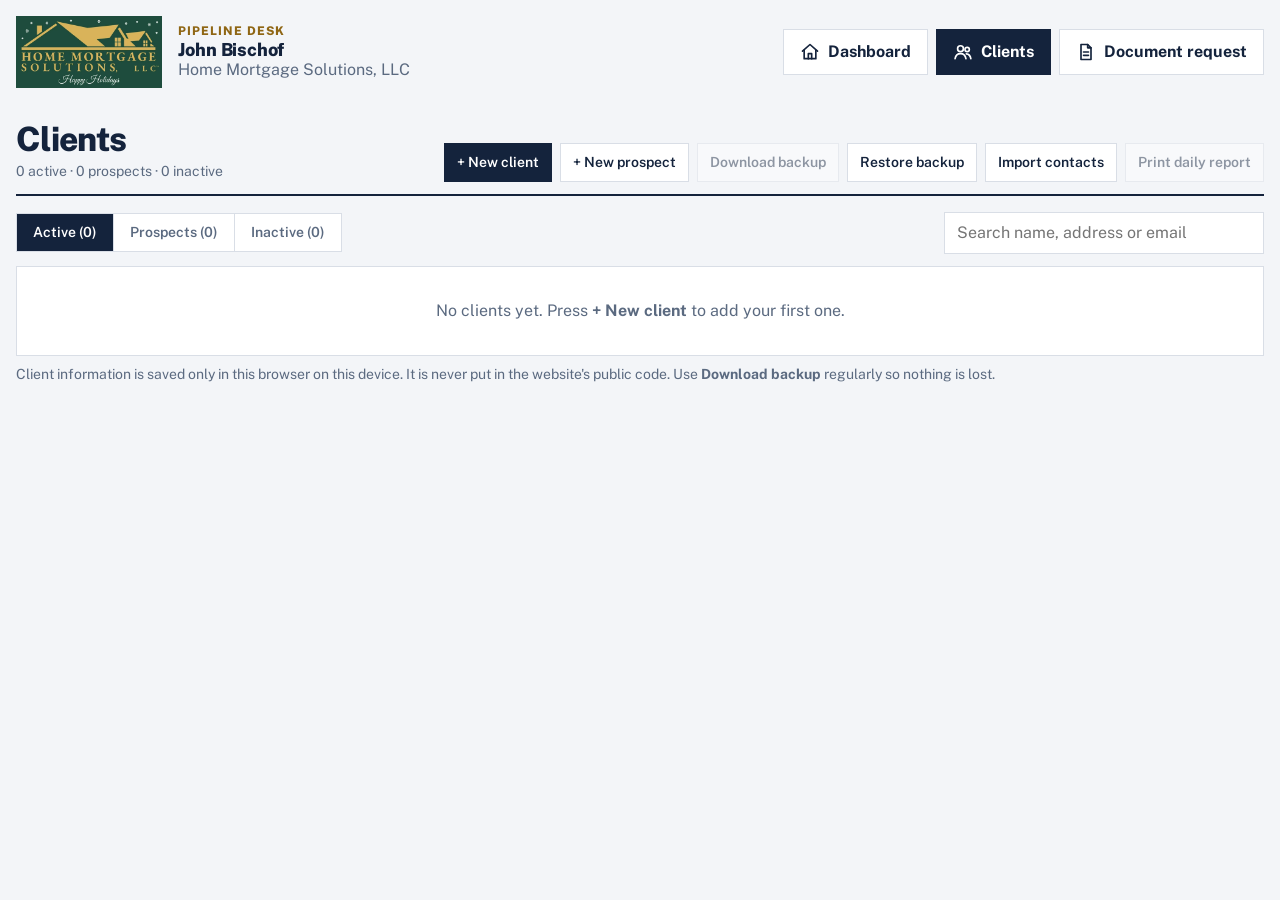
<file: clients.html>
<!DOCTYPE html>
<html lang="en">
<head>
<meta charset="utf-8">
<meta name="viewport" content="width=device-width, initial-scale=1, viewport-fit=cover">
<title>Pipeline Desk · Clients</title>
<meta name="application-name" content="Pipeline Desk">
<meta name="apple-mobile-web-app-title" content="Pipeline Desk">
<meta name="description" content="Track borrowers, loan milestones and notes, and copy milestone update emails. Saved only in this browser.">
<link rel="preconnect" href="https://fonts.googleapis.com">
<link rel="preconnect" href="https://fonts.gstatic.com" crossorigin>
<link href="https://fonts.googleapis.com/css2?family=Public+Sans:wght@400..800&display=swap" rel="stylesheet">
<script>
  // Use the same color scheme the visitor picked on the dashboard.
  (function(){
    var v="auto";try{v=localStorage.getItem("theme")||"auto";}catch(e){}
    var r=document.documentElement,dark={night:1,harbor:1};
    if(v!=="auto"){r.dataset.theme=dark[v]?"dark":"light";if(v!=="classic")r.dataset.palette=v;}
  })();
</script>
<link rel="stylesheet" href="site.css?v=3">
<style>
*,*::before,*::after{box-sizing:border-box}
body{margin:0;background:var(--paper);color:var(--ink);line-height:1.5;
  font-family:"Public Sans",system-ui,-apple-system,"Segoe UI",Roboto,sans-serif}
.wrap{max-width:980px;margin:0 auto;padding:calc(env(safe-area-inset-top,0px) + 24px) 16px calc(env(safe-area-inset-bottom,0px) + 48px)}
a{color:inherit}
.back{display:inline-flex;align-items:center;gap:8px;font-size:var(--t-md);font-weight:700;color:var(--ink);text-decoration:none;background:var(--panel);border:1px solid var(--rule);padding:8px 16px;min-height:44px;cursor:pointer;font-family:inherit}
.back:hover{border-color:var(--ink)}
h1{font-size:clamp(1.6rem,4vw,2.1rem);font-weight:800;letter-spacing:-.02em;margin:8px 0 2px;line-height:1.15}
h2{font-size:var(--t-lg);font-weight:700;margin:0}
h3{font-size:var(--t-md);font-weight:700;margin:0}
button,select,input,textarea{font:inherit;color:inherit}
:focus-visible{outline:3px solid var(--brass);outline-offset:2px}
.muted{color:var(--muted)}
.small{font-size:var(--t-sm)}
.top{display:flex;flex-wrap:wrap;gap:12px 16px;align-items:flex-end;justify-content:space-between;border-bottom:2px solid var(--ink);padding-bottom:12px}
.acts{display:flex;flex-wrap:wrap;gap:8px}
.tbtn{font-size:var(--t-sm);font-weight:600;background:var(--panel);border:1px solid var(--rule);padding:8px 12px;cursor:pointer;color:var(--ink);text-decoration:none;display:inline-block}
.tbtn:hover{border-color:var(--ink)}
.tbtn.primary{background:var(--ink);color:var(--panel);border-color:var(--ink)}
.tbtn.danger{color:var(--bad)}
.tbtn:disabled{opacity:.45;cursor:default}
.note-local{font-size:var(--t-sm);color:var(--muted);margin:8px 0 0}
.toast{position:fixed;left:50%;bottom:calc(env(safe-area-inset-bottom,0px) + 20px);transform:translateX(-50%);background:var(--ink);color:var(--panel);
  padding:12px 16px;font-weight:600;font-size:var(--t-sm);opacity:0;pointer-events:none;transition:opacity .2s;max-width:calc(100vw - 32px);text-align:center;z-index:50}
.toast.on{opacity:1}
.panel{background:var(--panel);border:1px solid var(--rule);padding:16px}
.backupwarn{margin-top:12px;padding:12px 16px;background:var(--tipbg);border-left:4px solid var(--brass);font-size:var(--t-sm);display:flex;flex-wrap:wrap;gap:8px 16px;align-items:center;justify-content:space-between}

/* List */
.listbar{display:flex;flex-wrap:wrap;gap:12px;align-items:center;justify-content:space-between;margin:16px 0 12px}
.tabs{display:flex;border:1px solid var(--rule)}
.tabs button{background:var(--panel);border:0;border-right:1px solid var(--rule);padding:8px 16px;font-weight:600;font-size:var(--t-sm);cursor:pointer;color:var(--muted)}
.tabs button:last-child{border-right:0}
.tabs button[aria-pressed="true"]{background:var(--ink);color:var(--panel)}
.search{padding:8px 12px;border:1px solid var(--rule);background:var(--panel);min-width:0;flex:1;max-width:320px}
.rows{list-style:none;margin:0;padding:0;background:var(--panel);border:1px solid var(--rule)}
.rows li{border-top:1px solid var(--rule)}
.rows li:first-child{border-top:0}
.row{display:grid;grid-template-columns:minmax(0,1.1fr) minmax(0,1.3fr) auto;gap:8px 24px;align-items:center;width:100%;text-align:left;background:none;border:0;padding:16px 16px;cursor:pointer;color:var(--ink)}
.row:hover{background:var(--paper)}
.row .nm{font-weight:700;font-size:var(--t-md)}
.row .sub{font-size:var(--t-sm);color:var(--muted)}
.bar{height:8px;background:var(--rule);overflow:hidden}
.bar i{display:block;height:100%;background:var(--good)}
.row .stat{font-size:var(--t-sm);margin-top:4px;display:flex;justify-content:space-between;gap:8px}
.row .stat b{font-weight:600}
.empty{padding:32px 16px;text-align:center;color:var(--muted)}
.row .co{font-weight:400;color:var(--muted);font-size:var(--t-sm)}
.mini{display:flex;align-items:center;padding:4px 0}
.mini b{width:12px;height:12px;border-radius:50%;border:2px solid var(--rule);background:var(--panel);flex:none}
.mini b.done{background:var(--good);border-color:var(--good)}
.mini b.next{background:var(--brass);border-color:var(--brass);box-shadow:0 0 0 3px color-mix(in srgb,var(--brass) 25%,transparent)}
.mini i{flex:1;height:2px;background:var(--rule)}
.mini i.on{background:var(--good)}
.dates{display:grid;grid-template-columns:auto auto;gap:1px 12px;margin:0;font-size:var(--t-sm);white-space:nowrap}
.dates div{display:contents}
.dates dt{color:var(--muted)}
.dates dd{margin:0;font-weight:600;text-align:right}
@media (max-width:860px){.row{grid-template-columns:minmax(0,1fr) minmax(0,1.2fr)}.dates{grid-column:1/-1;grid-template-columns:repeat(3,auto);justify-content:start;gap:0 16px}.dates div{display:flex;gap:8px}}
@media (max-width:640px){.row{grid-template-columns:1fr}.row .stat{flex-direction:column;gap:0}.search{max-width:none;flex-basis:100%}}

/* Detail */
.dhead{display:flex;flex-wrap:wrap;gap:12px 16px;align-items:flex-start;justify-content:space-between;margin-top:8px}
.nmrow{display:flex;align-items:center;gap:12px;flex-wrap:wrap}
.nmrow h1{margin:8px 0 2px}
.dhead .info{font-size:var(--t-sm);color:var(--muted)}
.dhead .info span+span::before{content:" · "}
.seg{display:inline-flex;border:1px solid var(--rule)}
.seg button{background:var(--panel);border:0;border-right:1px solid var(--rule);padding:8px 12px;font-weight:600;font-size:var(--t-sm);cursor:pointer;color:var(--muted)}
.seg button:last-child{border-right:0}
.seg button[aria-pressed="true"]{background:var(--ink);color:var(--panel)}
.grid{display:grid;grid-template-columns:minmax(0,1.15fr) minmax(0,1fr);gap:16px;margin-top:16px;align-items:start}
@media (max-width:860px){.grid{grid-template-columns:1fr}}
.stack{display:grid;gap:16px}
/* Screen sizes: wide computer (3 columns), medium, phone (quick look) */
@media (min-width:1200px){.wrap{max-width:var(--wide)}}
.lay{display:grid;gap:16px;margin-top:16px}
.lay>[data-sec],.lay .stack>[data-sec]{margin-top:0!important}
.cols3{display:grid;grid-template-columns:minmax(0,1fr) minmax(0,1fr) minmax(0,1.08fr);gap:16px;align-items:start}
.cols3 .stack{gap:16px}
/* Computer: side bar on the left, one work area on the right */
.sidelay{display:grid;grid-template-columns:232px minmax(0,1fr);gap:16px;align-items:start}
.sidenav{position:sticky;top:16px;display:grid;background:var(--panel);border:1px solid var(--rule)}
.sidenav button{display:flex;align-items:center;justify-content:space-between;gap:8px;min-height:48px;padding:8px 16px;background:none;border:0;border-top:1px solid var(--rule);border-left:4px solid transparent;
  font-weight:700;font-size:var(--t-md);color:var(--ink);text-align:left;cursor:pointer}
.sidenav button:first-child{border-top:0}
.sidenav button:hover{background:var(--paper)}
.sidenav button[aria-current]{background:var(--ink);color:var(--panel);border-left-color:var(--brass)}
.sidenav b{font-size:var(--t-xs);font-weight:700;padding:1px 8px;border-radius:999px;border:1px solid currentColor;color:var(--muted);white-space:nowrap}
.sidenav b.warn{color:var(--brass)}.sidenav b.bad{color:var(--bad)}
.sidenav button[aria-current] b{color:var(--panel)}
.cols2{display:grid;grid-template-columns:minmax(0,1fr) minmax(0,1fr);gap:16px;align-items:start}
.cols2 .stack,.sidemain{gap:16px}
.sidemain{max-width:980px}
.trackbar{padding:8px 16px 12px}
.trackbar .tracker{margin:12px 0 4px}
.mode-wide [data-sec="conds"]>.panel{margin-top:8px!important}
/* At a glance strip */
.glance{display:grid;grid-template-columns:repeat(auto-fit,minmax(170px,1fr));gap:0;background:var(--panel);border:1px solid var(--rule)}
.glance .gc{padding:12px 16px;border-right:1px solid var(--rule);border-bottom:1px solid var(--rule);font-size:var(--t-sm);line-height:1.45;min-width:0;overflow-wrap:anywhere}
.glance .gl{font-size:var(--t-xs);font-weight:700;letter-spacing:.06em;text-transform:uppercase;color:var(--muted);margin-bottom:2px}
.glance .gc b{font-weight:700}
.glance a{color:inherit;text-decoration:none;border-bottom:1px dotted var(--muted)}
.glance a:hover{border-bottom-color:var(--ink)}
.glance .gadd{color:var(--muted);font-style:italic}
.glance .gwarn{color:var(--bad);font-weight:700}
.glance .gok{color:var(--good);font-weight:700}
.glance .mini{margin:2px 0 4px}
/* Labels keep their width; long values wrap instead of squeezing the labels */
.gnums{display:grid;grid-template-columns:max-content minmax(0,1fr);gap:0 12px}
.gnums span{color:var(--muted);white-space:nowrap}
.ghead{display:flex;justify-content:space-between;align-items:center;gap:8px}
.lockpill{flex:none;font:inherit;font-size:var(--t-xs);font-weight:700;letter-spacing:0;text-transform:none;padding:2px 8px;border-radius:999px;border:1px solid currentColor;background:var(--panel);cursor:pointer;white-space:nowrap}
.lockpill.off,.lockpill.warn{color:var(--brass)}.lockpill.bad{color:var(--bad)}.lockpill.ok{color:var(--goodtxt)}
.lockpill:hover{background:var(--paper)}
.glender{display:flex;flex-wrap:wrap;align-items:center;gap:8px 12px;margin-top:8px}
.glance a.lenderbtn{display:inline-block;border:1px solid var(--ink);background:var(--ink);color:var(--panel);font-weight:800;font-size:var(--t-xs);letter-spacing:.06em;padding:4px 12px;text-decoration:none}
.glance a.lenderbtn:hover{opacity:.85}
.msl li.earlytog{display:block;padding:8px 0}
.msl li.earlytog button{background:none;border:0;padding:4px 0;font:inherit;font-weight:700;font-size:var(--t-sm);color:var(--muted);cursor:pointer}
.msl li.earlytog button:hover{color:var(--ink)}
/* Phone quick look */
.qk{display:grid;gap:8px}
.qk .qrow{background:var(--panel);border:1px solid var(--rule);padding:12px 12px}
.qk .qn{font-weight:700}
.qk .qs{font-size:var(--t-sm);color:var(--muted)}
.qk .qb{display:flex;gap:8px;margin-top:8px;flex-wrap:wrap}
.qk .qb a{flex:1 1 0;min-width:120px;display:flex;align-items:center;justify-content:center;gap:8px;min-height:44px;padding:8px 12px;border:1px solid var(--rule);background:var(--paper);color:var(--ink);text-decoration:none;font-weight:700;font-size:var(--t-sm)}
.qk .qclose{font-size:var(--t-md)}
@media (max-width:640px){.clist li{align-items:center;grid-template-columns:28px minmax(0,1fr)}
  .clist li>.cact{grid-column:2;flex-wrap:wrap}} /* phone: the buttons go under the condition so its text keeps the full width */
details.phms>summary{cursor:pointer;list-style:none;background:var(--panel);border:1px solid var(--rule);padding:12px 16px;font-weight:700}
details.phms>summary::-webkit-details-marker{display:none}
details.phms>summary::before{content:"▸ ";color:var(--muted)}
details.phms[open]>summary::before{content:"▾ "}
details.phms[open]>summary{border-bottom:0}
.phmail{width:100%;min-height:48px;font-size:var(--t-md)}
/* Wide client list: one line per client, sortable */
.ctable{width:100%;border-collapse:collapse;background:var(--panel);border:1px solid var(--rule);font-size:var(--t-sm)}
.ctable th{text-align:left;font-size:var(--t-xs);letter-spacing:.05em;text-transform:uppercase;color:var(--muted);font-weight:700;border-bottom:2px solid var(--rule);padding:0;white-space:nowrap}
.ctable th button{background:none;border:0;padding:12px 12px;font:inherit;color:inherit;letter-spacing:inherit;text-transform:inherit;cursor:pointer;width:100%;text-align:left}
.ctable th button:hover,.ctable th button[aria-sort]{color:var(--ink)}
.ctable td{padding:8px 12px;border-top:1px solid var(--rule);vertical-align:middle}
.ctable tbody tr{cursor:pointer}
.ctable tbody tr:hover{background:var(--paper)}
.ctable .nmb{background:none;border:0;padding:0;font:inherit;font-weight:700;font-size:var(--t-md);color:var(--ink);cursor:pointer;text-align:left}
.ctable .ad{font-size:var(--t-sm);color:var(--muted)}
.ctable .mini{min-width:150px}
.ctable .num{text-align:center}
.ctable .oc{display:inline-block;min-width:26px;padding:1px 8px;border-radius:999px;background:var(--tipbg);color:var(--ink);font-weight:700;text-align:center}
.ctable .dt{white-space:nowrap}
/* Phone client list: name, step, closing */
.prow{display:block;width:100%;text-align:left;background:none;border:0;padding:12px 16px;color:var(--ink);cursor:pointer;font:inherit}
.prow .nm{font-weight:700}
.prow .ps{display:flex;justify-content:space-between;gap:8px;font-size:var(--t-sm);color:var(--muted);margin-top:2px}

/* Milestone tracker (horizontal, like a lender portal) */
.tracker{display:grid;grid-template-columns:repeat(8,1fr);margin:16px 0 4px;position:relative}
.tracker .st{text-align:center;position:relative;font-size:var(--t-xs);line-height:1.25;padding:0 2px}
.tracker .st::before{content:"";position:absolute;top:15px;left:-50%;width:100%;height:2px;background:var(--rule);z-index:0}
.tracker .st:first-child::before{display:none}
.tracker .st.done::before,.tracker .st.next::before{background:var(--good)}
.dot{width:32px;height:32px;border-radius:50%;margin:0 auto 8px;display:grid;place-items:center;font-weight:700;font-size:var(--t-sm);position:relative;z-index:1;
  background:var(--panel);border:2px solid var(--rule);color:var(--muted)}
.done .dot{background:var(--good);border-color:var(--good);color:#fff}
.next .dot{background:var(--brass);border-color:var(--brass);color:var(--onbrass);box-shadow:0 0 0 4px color-mix(in srgb,var(--brass) 25%,transparent)}
.tracker .lbl{font-weight:600}
.tracker .dt{color:var(--muted);font-size:var(--t-xs)}
.tracker .subs{display:inline-grid;gap:1px;margin-top:8px;text-align:left;font-size:var(--t-xs);color:var(--muted)}
.tracker .sb.done{color:var(--goodtxt);font-weight:600}
.tracker .sb span{color:var(--muted);font-weight:400}
@media (max-width:760px){.tracker{display:none}}

.msl{list-style:none;margin:12px 0 0;padding:0}
.msl li{display:grid;grid-template-columns:32px minmax(0,1fr) auto;gap:12px;align-items:center;padding:8px 0;border-top:1px solid var(--rule)}
.msl li:first-child{border-top:0}
.msl .dot{width:26px;height:26px;margin:0;font-size:var(--t-xs)}
.msl label{font-weight:600;cursor:pointer;display:flex;align-items:center;gap:8px}
.msl input[type=checkbox]{width:18px;height:18px;margin:0}
.msl input[type=date]{padding:4px 8px;border:1px solid var(--rule);background:var(--paper);font-size:var(--t-sm);max-width:150px}
.msl li.sub{padding-left:42px;grid-template-columns:22px minmax(0,1fr) auto}
.msl li.sub .dot{width:18px;height:18px;font-size:var(--t-xs);border-width:2px}
.msl li.sub label{font-weight:400}
.msl .grp{font-weight:700}
.lblwrap{display:grid;gap:4px}
.closeat{display:flex;flex-wrap:wrap;align-items:center;gap:8px;font-size:var(--t-sm);color:var(--muted);font-weight:600}
.closeat input{padding:4px 8px;border:1px solid var(--rule);background:var(--paper);font-size:var(--t-sm)}
/* Conditions banner and list */
.cbanner{display:flex;align-items:center;gap:12px;flex-wrap:wrap;background:var(--panel);border:1px solid var(--rule);border-left:5px solid var(--brass);padding:12px 16px;margin-top:12px}
.cbanner .arrow{color:var(--brass);font-weight:700;font-size:var(--t-lg);line-height:1}
.cbanner .cnum{background:var(--brass);color:var(--onbrass);border-radius:999px;min-width:28px;height:28px;padding:0 8px;display:grid;place-items:center;font-weight:700;font-size:var(--t-sm)}
.cbanner b{color:var(--brass)}
.cbanner .grow{flex:1;min-width:200px;font-size:var(--t-md)}
.cbanner.clear{border-left-color:var(--good)}
.cbanner.clear .arrow,.cbanner.clear b{color:var(--goodtxt)}
.cbanner.clear .cnum{background:var(--good)}
.cbanner.empty{border-left-color:var(--rule)}
.cbanner.empty .arrow{color:var(--muted)}
.tbtn.gold{background:var(--brass);border-color:var(--brass);color:var(--onbrass)}
.conds{margin-top:8px}
/* Conditions stand out with a light green tint, in every color scheme */
.cbanner,.panel.conds{background:var(--condbg);border-color:var(--condrule)}
.cbanner{border-left-color:var(--brass)}
.panel.conds .clist li,.panel.conds .cgroup h4{border-top-color:var(--condrule)}
.chead{display:flex;justify-content:space-between;align-items:center;gap:12px;flex-wrap:wrap}
.clist{list-style:none;margin:12px 0 0;padding:0}
.clist li{display:grid;grid-template-columns:28px minmax(0,1fr) auto;gap:8px;align-items:start;padding:8px 0;border-top:1px solid var(--rule)}
.clist li:first-child{border-top:0}
.clist .cn{font-weight:700;color:var(--brass);text-align:right}
.clist label{display:flex;gap:8px;align-items:flex-start;cursor:pointer}
.clist input{width:18px;height:18px;margin:2px 0 0;flex:none}
.clist .ct{white-space:pre-wrap;overflow-wrap:anywhere}
.clist li.done .ct{text-decoration:line-through;color:var(--muted)}
.clist li.done .cn{color:var(--muted)}
.clist li.csep{display:block;padding:12px 0 2px;font-size:var(--t-xs);font-weight:700;letter-spacing:.06em;text-transform:uppercase;color:var(--muted)}
.clist .x{background:none;border:0;color:var(--muted);cursor:pointer;font-size:var(--t-lg);line-height:1;padding:2px 8px}
.clist .x:hover{color:var(--bad)}
.clist .cact{display:flex;gap:4px;align-items:center}
.clist li.cedit{align-items:start}
.clist li.cedit textarea{width:100%;padding:8px;border:1px solid var(--ink);background:var(--panel);color:var(--ink);font:inherit;resize:vertical}
.clist .cmove{background:none;border:1px solid var(--rule);color:var(--muted);cursor:pointer;font-size:var(--t-xs);font-weight:600;padding:1px 8px;white-space:nowrap}
.clist .cmove:hover{border-color:var(--ink);color:var(--ink)}
.cgroup{margin-top:12px}
.clist li[draggable="true"]{cursor:grab}
.clist li[draggable="true"] .cn{cursor:grab}
.clist li.dragging{opacity:.4}
.clist li.dropbefore{box-shadow:inset 0 3px 0 var(--brass)}
.clist li.dropafter{box-shadow:inset 0 -3px 0 var(--brass)}
.cgroup.dropin{outline:2px dashed var(--brass);outline-offset:4px}
.uwn{font-size:var(--t-xs);color:var(--muted);white-space:nowrap}
.cmovesel{font-size:var(--t-xs);padding:1px 4px;border:1px solid var(--rule);background:var(--panel);color:var(--muted);max-width:110px}
.cord{display:none;gap:4px}
.cmovesel{display:none}
.cmain{min-width:0}
.clist .creq{display:inline-flex;align-items:center;gap:6px;margin:4px 0 0 26px;font-size:var(--t-xs);font-weight:600;color:var(--muted);cursor:pointer}
.clist .creq input{width:14px;height:14px;margin:0}
.clist .creq.on{color:var(--goodtxt)}
.clist .creqw{display:flex;flex-wrap:wrap;align-items:center;gap:4px 8px;margin:4px 0 0 26px}
.clist .creqw .creq{margin:0}
.clist .creqd{width:auto;height:auto;margin:0;font-size:var(--t-xs);padding:2px 4px;border:1px solid var(--rule);background:var(--panel);color:var(--ink)}
@media (max-width:640px){.cord{display:inline-flex}.cmovebtn{display:none}.cmovesel{display:inline-block}}
.cgroup h4{font-size:var(--t-sm);margin:0;padding:8px 0 2px;border-bottom:2px solid var(--brass);color:var(--brass)}
.cgroup+.cgroup h4{border-bottom-color:var(--muted);color:var(--muted)}
.cbanner .csplit{display:inline-block;font-size:var(--t-sm);color:var(--muted);margin-left:4px}
.upline{margin:4px 0 0 24px;overflow-wrap:anywhere}
/* Fireworks */
.fw{position:relative;display:inline-block;width:26px;height:26px;vertical-align:middle;pointer-events:none}
.fw.big{position:absolute;inset:0;width:auto;height:auto}
.fwb{position:absolute;width:0;height:0}
.fw i{position:absolute;left:-2px;top:-2px;width:4px;height:4px;border-radius:50%;background:var(--c);opacity:0;--r:12px;
  transform:rotate(var(--a)) translateY(0);animation:fwpop 1.3s ease-out var(--d) 3 both}
.fw.big i{width:6px;height:6px;left:-3px;top:-3px;--r:34px}
@keyframes fwpop{0%{opacity:1;transform:rotate(var(--a)) translateY(0) scale(1)}60%{opacity:1}100%{opacity:0;transform:rotate(var(--a)) translateY(calc(var(--r) * -1)) scale(.5)}}
@media (prefers-reduced-motion:reduce){.fw{display:none}}
.ctcbadge{display:inline-block;font-size:var(--t-xs);font-weight:700;color:var(--goodtxt);border:1px solid var(--goodtxt);border-radius:999px;padding:1px 8px;vertical-align:2px}
.cdtag{display:inline-block;font-size:var(--t-xs);font-weight:700;border-radius:999px;padding:1px 8px;vertical-align:2px;margin-left:4px;border:1px solid}
.cdtag.due,.cdtag.urgent{color:var(--brass);border-color:var(--brass)}.cdtag.late{color:var(--bad);border-color:var(--bad)}
/* Clear to close view */
.ctcpanel{border-top:5px solid var(--good)}
.ctcban{position:relative;display:flex;flex-wrap:wrap;align-items:flex-start;gap:12px 24px;padding:16px 16px;background:var(--goodbg);border-left:5px solid var(--good);overflow:hidden;min-height:84px}
.ctcleft{position:relative;flex:0 0 auto;padding:8px 96px 8px 0;align-self:center}
.ctcal{flex:1 1 280px;min-width:0;border-left:1px solid color-mix(in srgb,var(--good) 35%,transparent);padding-left:16px}
.ctcal h4{margin:0 0 4px;font-size:var(--t-xs);font-weight:800;letter-spacing:.08em;color:var(--goodtxt);text-transform:uppercase}
.ctcal ul{list-style:none;margin:0;padding:0;display:grid;gap:4px}
.ctcal li{display:flex;gap:8px;align-items:flex-start;font-size:var(--t-sm);line-height:1.35}
.ctcal li .ic{flex:none;width:1.1em;text-align:center;font-weight:800}
.ctcal li.bad{color:var(--bad);font-weight:700}
.ctcal li.warn .ic{color:var(--brass)}
.ctcal li.ok .ic{color:var(--good)}
.ctcal li.info .ic{color:var(--muted)}
.ctcal li.todo label{display:flex;gap:8px;align-items:flex-start;cursor:pointer}
.ctcal li.todo input{margin:2px 0 0;width:15px;height:15px;flex:none}
.ctcal li.todo.done span{text-decoration:line-through;color:var(--muted)}
.ctcal .sep{border-top:1px dashed color-mix(in srgb,var(--good) 35%,transparent);margin:4px 0 2px}
@media (max-width:640px){.ctcleft{padding-right:70px}.ctcal{border-left:0;padding-left:0;border-top:1px solid color-mix(in srgb,var(--good) 35%,transparent);padding-top:12px}}
.ctcl{font-size:var(--t-xs);font-weight:800;letter-spacing:.08em;color:var(--goodtxt)}
.ctct{font-size:var(--t-xl);font-weight:800;letter-spacing:-.01em;color:var(--ink);position:relative}
.ctcgrid{display:grid;grid-template-columns:minmax(0,260px) minmax(0,1fr);gap:12px 24px;margin-top:16px;align-items:start}
.ctctitle{font-size:var(--t-md);line-height:1.45}
.ctctitle a{color:var(--ink)}
@media (max-width:640px){.ctcgrid{grid-template-columns:1fr}}
.donems{margin-top:16px;border-top:1px solid var(--rule);padding-top:12px}
.donems>summary{cursor:pointer;font-weight:700;color:var(--muted)}
.donems>summary:hover{color:var(--ink)}
/* Closing Disclosure box */
.cdbox{border-left:5px solid var(--rule)}
.cdbox.ok{border-left-color:var(--good)}.cdbox.due,.cdbox.urgent{border-left-color:var(--brass)}.cdbox.late{border-left-color:var(--bad)}
.cdhead{display:flex;flex-wrap:wrap;gap:8px 16px;align-items:baseline;justify-content:space-between}
.cdhead h3{margin:0}
.cdmsg{margin:12px 0 0;font-weight:700}
.cdmsg.ok{color:var(--goodtxt)}.cdmsg.due,.cdmsg.urgent{color:var(--brass)}.cdmsg.late{color:var(--bad)}
/* Closing email options */
.closebtnrow{display:flex;flex-wrap:wrap;gap:8px;margin-top:12px}
.closeopts{margin-top:12px;padding:12px 12px;border:1px dashed var(--rule);display:grid;gap:8px}
.closeopts .ck{display:flex;flex-wrap:wrap;gap:8px 16px;align-items:center;font-size:var(--t-md);cursor:pointer}
.closeopts .ck label{display:flex;gap:8px;align-items:center;cursor:pointer}
.closeopts input[type=checkbox],.closeopts input[type=radio]{width:18px;height:18px;margin:0}
.cwho{display:flex;flex-wrap:wrap;gap:8px 16px;align-items:center;margin-top:8px;font-size:var(--t-sm)}
.cwho label{display:flex;gap:8px;align-items:center;cursor:pointer}
.msl .nexttag{font-size:var(--t-xs);font-weight:700;color:var(--brass);border:1px solid var(--brass);padding:0 8px;margin-left:8px}

/* Forms */
.field{display:grid;gap:4px;font-size:var(--t-sm);font-weight:700;color:var(--muted)}
.field input,.field select,.field textarea{padding:8px 12px;border:1px solid var(--rule);background:var(--paper);font-weight:400;color:var(--ink);width:100%}
.field textarea{min-height:84px;resize:vertical}
.fgrid{display:grid;grid-template-columns:repeat(auto-fit,minmax(min(200px,100%),1fr));gap:12px}

/* Notes */
.notes{list-style:none;margin:12px 0 0;padding:0}
.notes li{border-top:1px solid var(--rule);padding:12px 0;display:grid;grid-template-columns:minmax(0,1fr) auto;gap:4px 12px}
.notes .when{font-size:var(--t-xs);color:var(--muted)}
.apprf{display:grid;gap:8px;margin:8px 0 4px;padding:12px;background:var(--paper);border:1px solid var(--rule);max-width:420px}
.apprq{display:flex;flex-wrap:wrap;align-items:center;gap:8px 16px}
.apprq label{display:flex;align-items:center;gap:6px;cursor:pointer}
.apprsum{font-size:var(--t-sm);margin-top:2px}
.resc{margin-top:4px;line-height:1.4}
.fundbox{margin-top:12px;padding:12px 16px;border:1px solid var(--rule);border-left:5px solid var(--brass);background:var(--panel)}
.fundbox h4{margin:0 0 8px;font-size:var(--t-xs);font-weight:800;letter-spacing:.08em;color:var(--brass);text-transform:uppercase}
.fundbox .ck{display:flex;gap:8px;align-items:center;font-weight:700;cursor:pointer}
.fundbox .resc{margin:4px 0 12px 28px}
.apprsum.ok{color:var(--goodtxt)}.apprsum.warn{color:var(--brass)}.apprsum.bad{color:var(--bad)}
.apprsum b{color:var(--ink)}
.linkbtn{background:none;border:0;padding:0 4px;font:inherit;font-weight:700;color:var(--ink);text-decoration:underline;cursor:pointer}
.gnums b.ok{color:var(--goodtxt)}.gnums b.warn{color:var(--brass)}.gnums b.bad{color:var(--bad)}
.psel{display:grid;gap:4px;margin-top:12px;padding:12px;background:var(--paper);border:1px solid var(--rule)}
.pselhead{display:flex;justify-content:space-between;align-items:center;gap:8px}
.psel label{display:flex;gap:8px;align-items:flex-start;cursor:pointer;padding:4px 0}
.psel input{margin-top:4px;flex:none}
.lastsent{margin:8px 0 0;padding:8px 12px;background:var(--paper);border-left:4px solid var(--goodtxt);font-size:var(--t-sm)}
.nsub{font-size:var(--t-xs);font-weight:800;letter-spacing:.06em;text-transform:uppercase;color:var(--muted);margin:16px 0 4px}
.notes.mails .txt,.notes.mails li.auto .txt{color:var(--ink);font-style:normal}
.notes .txt{white-space:pre-wrap;overflow-wrap:anywhere;grid-column:1}
.notes .auto .txt{color:var(--muted);font-style:italic}
.notes .x{background:none;border:0;color:var(--muted);cursor:pointer;font-size:var(--t-lg);line-height:1;padding:2px 8px;grid-row:1/3;grid-column:2;align-self:start}
.notes .x:hover{color:var(--bad)}
.tbtn.mic[aria-pressed="true"]{background:var(--bad);border-color:var(--bad);color:var(--panel)}
.micmsg{align-self:center}
.alog{margin-top:12px;border-top:1px solid var(--rule);padding-top:8px}
.alog summary{cursor:pointer;font-size:var(--t-sm);font-weight:600;color:var(--muted)}
.alog summary:hover{color:var(--ink)}
.alog .notes{margin-top:8px}
.alog .notes li{padding:8px 0;font-size:var(--t-sm)}

/* Email preview */
.mail{margin-top:12px;padding:16px;background:#FFFFFF;color:#222222;border:1px solid var(--rule)}
.subj{font-size:var(--t-sm);margin:12px 0 0;display:flex;flex-wrap:wrap;gap:8px 12px;align-items:center}

/* Printable desk sheet: only the sheet prints */
#printSheet{display:none}
#printSheet .rpt h2{margin-top:10px}
#printSheet .r-cust{border-top:1.5px solid #000;padding:5px 0 0;margin-top:6px;break-inside:avoid}
#printSheet .r-h{display:flex;justify-content:space-between;gap:12px;align-items:baseline}
#printSheet .r-nm{font-size:11pt}
#printSheet .r-line{font-size:9.5pt;margin-top:1px}
#printSheet .r-cond{font-size:9.5pt;margin-top:3px}
#printSheet .r-cond ul{margin:2px 0 0;padding:0;list-style:none}
#printSheet .r-cond ul.two{columns:2;column-gap:20px}
#printSheet .r-cond li{break-inside:avoid;padding:1px 0}
#printSheet .r-notes{height:.85in;margin-top:4px;background:repeating-linear-gradient(#fff 0 26px,#999 26px 27px);-webkit-print-color-adjust:exact;print-color-adjust:exact}
#printSheet .r-notes.r-n1{height:.55in}
#printSheet .r-pro .r-h{display:block}
#printSheet .r-t{width:100%;border-collapse:collapse;font-size:9pt;line-height:1.25}
#printSheet .r-t th{text-align:left;font-size:8pt;text-transform:uppercase;letter-spacing:.04em;border-bottom:1.5px solid #000;padding:2px 4px}
#printSheet .r-t td{border-bottom:1px solid #999;padding:3px 4px;vertical-align:top}
#printSheet .r-m{color:#444;font-size:8.5pt}
#printSheet .r-c{font-size:8.5pt;max-width:2.2in}
#printSheet .r-n{width:1.7in}
#printSheet .r-att{margin:0;padding-left:4px;list-style:none;columns:2;column-gap:24px;font-size:9pt;line-height:1.3}
#printSheet .r-att li{break-inside:avoid;padding:1px 0}
#printSheet .rpt .lines{height:.7in}
#printSheet .rpt h1{font-size:15pt}
#printSheet .rpt h2{font-size:10.5pt;margin:8px 0 2px}
#printSheet{font-family:Calibri,Arial,Helvetica,sans-serif;font-size:10.5pt;color:#000;line-height:1.35}
#printSheet .ph{display:flex;justify-content:space-between;gap:16px;border-bottom:2px solid #000;padding-bottom:6px}
#printSheet h1{font-size:18pt;margin:0}
#printSheet .pr{text-align:right;font-size:9pt;color:#444;white-space:nowrap}
#printSheet .close{margin-top:8px;padding:6px 10px;border:1.5px solid #000;font-size:11pt}
#printSheet h2{font-size:12pt;margin:14px 0 4px;border-bottom:1px solid #888;padding-bottom:2px}
#printSheet h3{font-size:10.5pt;margin:6px 0 2px}
#printSheet h2 span{font-weight:400;font-size:9.5pt;color:#444}
#printSheet table{width:100%;border-collapse:collapse}
#printSheet td{padding:2px 4px;vertical-align:top}
#printSheet td.b{width:22px;font-size:13pt;line-height:1}
#printSheet td.n{width:24px;font-weight:700}
#printSheet td.d{width:70px;text-align:right;color:#444}
#printSheet tr.sub td{font-size:9.5pt;padding-left:22px}
#printSheet tr.done td{color:#666;text-decoration:line-through}
#printSheet tr.done td.b{text-decoration:none}
#printSheet .nt{margin:0;padding-left:16px;font-size:9.5pt}
#printSheet .nt span{color:#555}
#printSheet .none{color:#555;margin:2px 0}
#printSheet .lines{height:1.2in;background:repeating-linear-gradient(#fff 0 26px,#999 26px 27px);-webkit-print-color-adjust:exact;print-color-adjust:exact}
#printSheet tr,#printSheet li{break-inside:avoid}
#printSheet .team{margin-top:8px;font-size:9.5pt}
#printSheet .team td{width:50%;padding:4px 8px 4px 0}
/* File cover (print sheet): black and white; every rule is scoped so the other print styles don't leak in */
#printSheet .cov{min-height:calc(11in / var(--z,1));padding:.35in .45in .4in;display:flex;flex-direction:column;gap:8px;font-family:Calibri,Carlito,Arial,sans-serif;color:#000;font-size:9.5pt;line-height:1.3;-webkit-print-color-adjust:exact;print-color-adjust:exact}
#printSheet .cov h1{font-size:21pt;line-height:1.1;margin:0;letter-spacing:-.01em}
#printSheet .cov h2{margin:0 0 3px;padding:0 0 2px;font-size:9pt;font-weight:800;letter-spacing:.08em;text-transform:uppercase;color:#444;border-bottom:1.5px solid #000}
#printSheet .cov table{width:100%;border-collapse:collapse}
#printSheet .cov td,#printSheet .cov th{padding:3px 4px;vertical-align:top}
#printSheet .cov .tab{display:flex;justify-content:space-between;align-items:center;background:#222;color:#fff;margin:0 -.45in;padding:5px .45in}
#printSheet .cov .tab b{font-size:20pt;letter-spacing:.12em;font-weight:800}
#printSheet .cov .tab span{font-size:8.5pt;letter-spacing:.06em;text-transform:uppercase}
#printSheet .cov .head{display:grid;grid-template-columns:1fr auto auto;gap:10px;align-items:stretch}
#printSheet .cov .sub{color:#444;font-size:10pt}
#printSheet .cov .tags{margin-top:4px}
#printSheet .cov .pill{display:inline-block;border:1px solid #555;color:#333;font-weight:700;font-size:8pt;padding:0 7px;border-radius:999px;margin-right:4px;text-transform:uppercase;letter-spacing:.04em}
#printSheet .cov .big{border:2px solid #000;padding:5px 10px;min-width:1.55in;text-align:center}
#printSheet .cov .big+.big{border-color:#666}
#printSheet .cov .l,#printSheet .cov .r{font-size:7.5pt;font-weight:800;letter-spacing:.07em;text-transform:uppercase;color:#555}
#printSheet .cov .big .v{font-size:15pt;font-weight:800;line-height:1.15}
#printSheet .cov .big .s{font-size:9pt}
#printSheet .cov .nums{display:grid;grid-template-columns:repeat(5,1fr);border:1px solid #bbb}
#printSheet .cov .nums>div{padding:5px 8px;border-right:1px solid #bbb}
#printSheet .cov .nums>div:last-child{border-right:0}
#printSheet .cov .nums .v{font-size:12pt;font-weight:800}
#printSheet .cov .nums .s{font-size:8pt;color:#555}
#printSheet .cov .trk{display:grid;grid-template-columns:repeat(8,1fr);position:relative;padding-top:2px}
#printSheet .cov .trk:before{content:"";position:absolute;left:6.25%;right:6.25%;top:11px;height:2px;background:#ccc}
#printSheet .cov .trk .bar{position:absolute;left:6.25%;top:11px;height:2px;background:#333}
#printSheet .cov .st{text-align:center;position:relative;font-size:7.5pt;line-height:1.15}
#printSheet .cov .st b{display:block;font-size:7.5pt}
#printSheet .cov .st i{font-style:normal;color:#555}
#printSheet .cov .dot{width:20px;height:20px;border-radius:50%;margin:0 auto 3px;border:2px solid #bbb;background:#fff;display:grid;place-items:center;font-weight:800;font-size:8pt}
#printSheet .cov .done .dot{background:#333;border-color:#333;color:#fff}
#printSheet .cov .next .dot{background:#fff;border:3px solid #000;color:#000}
#printSheet .cov .mid{display:grid;grid-template-columns:minmax(0,1.55fr) minmax(0,1fr);gap:14px}
#printSheet .cov .call{display:grid;grid-template-columns:1fr 1fr;gap:5px}
#printSheet .cov .card{border:1px solid #bbb;padding:4px 7px;font-size:8.5pt;line-height:1.25;overflow-wrap:anywhere}
#printSheet .cov .card b{font-size:9.5pt}
#printSheet .cov .card .x{margin-top:2px;padding-top:2px;border-top:1px dotted #bbb}
#printSheet .cov .dates{display:table;font-size:8.5pt}
#printSheet .cov .dates td{padding:3px 0;border-bottom:1px solid #bbb}
#printSheet .cov .dates td+td{text-align:right;font-weight:700;white-space:nowrap}
#printSheet .cov .ct{font-size:8.5pt}
#printSheet .cov .ct th,#printSheet .cov .log th{text-align:left;font-size:7pt;letter-spacing:.06em;text-transform:uppercase;color:#555;border-bottom:1.5px solid #000;padding:2px 4px}
#printSheet .cov .ct td{border-bottom:1px solid #ccc}
#printSheet .cov .ct .sec td{background:#eee;font-weight:800;font-size:8pt;letter-spacing:.04em;text-transform:uppercase;border-bottom:1px solid #000}
#printSheet .cov .ct .sec .cl{font-weight:400;text-transform:none;letter-spacing:0;color:#555}
#printSheet .cov .ct .n{width:20px;font-weight:800}
#printSheet .cov .ct th.bx{font-size:7pt;line-height:1.3}
#printSheet .cov .ct .q{width:.75in;color:#444}
#printSheet .cov .ct .bx{width:.5in;text-align:center;font-size:11pt;line-height:1}
#printSheet .cov .ct .wr td{height:18px}
#printSheet .cov .uw{color:#777;font-size:7.5pt}
#printSheet .cov .log{font-size:8pt}
#printSheet .cov .log td{border-bottom:1px solid #ccc;height:20px}
#printSheet .cov .log td:first-child{width:.75in;border-right:1px solid #ccc}
#printSheet .cov .log td:nth-child(2){width:1.1in;border-right:1px solid #ccc}
#printSheet .cov .foot{margin-top:auto;display:flex;align-items:center;justify-content:space-between;gap:10px;border-top:1px solid #bbb;padding-top:5px;font-size:8pt;color:#444}
#printSheet .cov .foot img{height:.32in;display:block}
#printSheet .cov .foot .me{display:flex;align-items:center;gap:8px}
#printSheet .cov .foot b{color:#000}
#printSheet.measure{display:block;position:absolute;left:-10000px;top:0;width:7.5in;background:#fff}
@media print{
  @page{margin:.5in}
  body{background:#fff!important;color:#000!important}
  body>*:not(#printSheet){display:none!important}
  #printSheet{display:block}
}
dialog{border:1px solid var(--rule);background:var(--panel);color:var(--ink);padding:0;width:min(560px,calc(100vw - 32px));max-height:calc(100vh - 40px)}
dialog::backdrop{background:rgba(0,0,0,.4)}
.impin{padding:16px;display:grid;gap:12px}
.impin ol{margin:0;padding-left:20px;display:grid;gap:4px}
.impin table{width:100%;border-collapse:collapse;font-size:var(--t-sm)}
.impin th,.impin td{text-align:left;padding:4px 8px;border-top:1px solid var(--rule)}
.impin select{padding:4px 8px;border:1px solid var(--rule);background:var(--paper)}
.impin .impmap{font-size:var(--t-sm);color:var(--muted)}
dialog form{padding:16px;display:grid;gap:12px}
.coadd{justify-self:start}
.prospck{display:flex;gap:8px;align-items:center;cursor:pointer;padding:8px 12px;border:1px dashed var(--rule);background:var(--paper)}
.prospck input{width:18px;height:18px}
.prosptag{display:inline-block;font-size:var(--t-xs);font-weight:800;letter-spacing:.06em;color:var(--brass);border:1px solid var(--brass);border-radius:999px;padding:1px 8px;vertical-align:4px;margin-left:8px}
.cleared{margin-top:4px}
.cleared>summary{cursor:pointer;padding:8px 0 2px;font-size:var(--t-xs);font-weight:700;letter-spacing:.06em;text-transform:uppercase;color:var(--muted)}
.cleared>summary:hover{color:var(--ink)}
.fsub{font-size:var(--t-md);margin:4px 0 -4px;border-top:1px solid var(--rule);padding-top:12px}
.dlgbtns{display:flex;gap:8px;justify-content:flex-end;flex-wrap:wrap}
</style>
<script src="brand.js?v=8" defer></script>
</head>
<body>
<div id="brandbar" class="brandbar"></div>
<div class="wrap">
  <div id="app"></div>
  <p class="note-local">Client information is saved only in this browser on this device. It is never put in the website's public code. Use <b>Download backup</b> regularly so nothing is lost.</p>
</div>

<dialog id="dlg">
  <form method="dialog" id="cform">
    <h2 id="dlgTitle">New client</h2>
    <label class="prospck"><input type="checkbox" name="prospect"> <span><b>Prospect</b> <span class="muted small">(not an active loan yet; listed under Prospects)</span></span></label>
    <div class="fgrid">
      <label class="field">First name *<input name="first" required autocomplete="off"></label>
      <label class="field">Last name<input name="last" autocomplete="off"></label>
      <label class="field">Email<input name="email" type="email" autocomplete="off"></label>
      <label class="field">Phone<input name="phone" type="tel" autocomplete="off"></label>
      <label class="field hecmf">Date of birth<input name="dob" type="date"></label>
    </div>
    <button type="button" class="tbtn coadd" id="coToggle" aria-expanded="false" aria-controls="coBox">+ Add co-borrower</button>
    <div id="coBox" hidden>
    <h3 class="fsub">Co-borrower</h3>
    <div class="fgrid">
      <label class="field">First name<input name="coFirst" autocomplete="off"></label>
      <label class="field">Last name<input name="coLast" autocomplete="off"></label>
      <label class="field">Email<input name="coEmail" type="email" autocomplete="off"></label>
      <label class="field">Phone<input name="coPhone" type="tel" autocomplete="off"></label>
      <label class="field hecmf">Date of birth<input name="coDob" type="date"></label>
    </div>
    </div>
    <p class="small hecmf" id="ageHint" role="status" style="margin:0"></p>
    <label class="field">Property address<input name="address" autocomplete="off"></label>
    <h3 class="fsub">Closing team <span class="muted small">(optional, used in the closing email)</span></h3>
    <button type="button" class="tbtn coadd" id="reToggle" aria-expanded="false" aria-controls="reBox" hidden>+ Add realtor</button>
    <div id="reBox">
    <div class="fgrid">
      <label class="field">Realtor's name<input name="realtor" list="dlRealtor" autocomplete="off"></label>
      <label class="field">Realtor's phone<input name="realtorPhone" type="tel" autocomplete="off"></label>
      <label class="field">Realtor's email<input name="realtorEmail" type="email" autocomplete="off"></label>
    </div>
    <button type="button" class="tbtn coadd" id="tcToggle" aria-expanded="false" aria-controls="tcBox">+ Add transaction coordinator</button>
    <div id="tcBox" hidden><div class="fgrid">
      <label class="field">Transaction coordinator<input name="tcName" list="dlTC" autocomplete="off" placeholder="Name"></label>
      <label class="field">TC phone<input name="tcPhone" type="tel" autocomplete="off"></label>
      <label class="field">TC email<input name="tcEmail" inputmode="email" autocomplete="off"></label>
    </div></div>
    </div>
    <div class="fgrid">
      <label class="field">Title company<input name="title" list="dlTitle" autocomplete="off"></label>
      <label class="field">Title company phone<input name="titlePhone" type="tel" autocomplete="off"></label>
    </div>
    <label class="field">Title company address<input name="titleAddr" autocomplete="off" placeholder="Street, city, state and zip"></label>
    <div class="fgrid">
      <label class="field">Closing agent (closer)<input name="closer" list="dlCloser" autocomplete="off" placeholder="Closers at this title company are listed first"></label>
    </div>
    <p class="muted small" style="margin:-4px 0 0">Realtors and title companies you've used before show up as you type. Pick one to fill in their phone, email or address.</p>
    <datalist id="dlRealtor"></datalist><datalist id="dlTC"></datalist><datalist id="dlTitle"></datalist><datalist id="dlCloser"></datalist>
    <div class="fgrid">
      <label class="field">Loan type<select name="loan">
        <option value="conv">Conventional</option><option value="fha">FHA</option><option value="va">VA</option><option value="usda">USDA</option><option value="jumbo">Jumbo</option><option value="hecm">HECM / reverse mortgage</option></select></label>
      <label class="field">Purchase or refinance<select name="purpose"><option value="buy">Purchase</option><option value="refi">Refinance</option></select></label>
      <label class="field">Borrower's income<select name="who"><option value="w2">W-2 employee</option><option value="self">Self-employed</option><option value="retired">Retired</option></select></label>
      <label class="field">Target closing date<input name="closing" type="date"></label>
    </div>
    <div class="fgrid">
      <label class="field">Lender<input name="lender" list="dlLender" autocomplete="off" placeholder="Lender name"></label>
      <label class="field">Lender website<input name="lenderUrl" inputmode="url" autocomplete="off" placeholder="https://"></label>
    </div>
    <datalist id="dlLender"></datalist>
    <div class="refif">
    <h3 class="fsub">Current loan <span class="muted small">(being paid off)</span></h3>
    <div class="fgrid">
      <label class="field rtf">Refinance type<select name="refiType"><option value="rt">Rate/term</option><option value="cash">Cash-out</option></select></label>
      <label class="field rtf cashf">Cash-out amount<input name="cashOut" data-money inputmode="decimal" autocomplete="off" placeholder="$50,000"></label>
      <label class="field">Current lender<input name="curLender" autocomplete="off"></label>
      <label class="field">Payoff / balance<input name="payoff" data-money inputmode="decimal" autocomplete="off" placeholder="$210,000"></label>
      <label class="field">Current rate<input name="curRate" inputmode="decimal" autocomplete="off" placeholder="7.25%"></label>
      <label class="field">Current payment<input name="curPmt" data-money inputmode="decimal" autocomplete="off" placeholder="$1,850"></label>
    </div>
    </div>
    <h3 class="fsub">Loan info <span class="muted small">(for your reference)</span></h3>
    <div class="fgrid">
      <label class="field"><span id="lblPrice">Purchase price</span><input name="price" data-money inputmode="decimal" autocomplete="off" placeholder="$450,000"></label>
      <label class="field"><span id="lblLoan">Loan amount</span><input name="loanAmt" data-money inputmode="decimal" autocomplete="off" placeholder="$360,000"></label>
      <label class="field"><span id="lblDown">Down payment</span><input name="down" data-money inputmode="decimal" autocomplete="off" placeholder="Leave blank to figure it"></label>
      <label class="field">Rate<input name="rate" inputmode="decimal" autocomplete="off" placeholder="6.875%"></label>
    </div>
    <p class="small" id="fhaHint" role="status" style="margin:-4px 0 0" hidden></p>
    <div class="fgrid">
      <label class="field">Rate locked?<select name="rateLocked"><option value="">Not locked</option><option value="yes">Locked</option></select></label>
      <label class="field lockf">Lock date<input name="lockDate" type="date"></label>
      <label class="field lockf">Lock length (days)<input name="lockDays" inputmode="numeric" autocomplete="off" placeholder="30"></label>
      <label class="field lockf">Lock expiration <span class="muted" style="font-weight:400">(change it if the lender's differs)</span><input name="lockExp" type="date"></label>
    </div>
    <p class="small lockf" id="lockExp" role="status" style="margin:-4px 0 0"></p>
    <div class="dlgbtns">
      <button class="tbtn" value="cancel" formnovalidate>Cancel</button>
      <button class="tbtn primary" value="save" id="dlgSave">Save client</button>
    </div>
  </form>
</dialog>
<div id="printSheet" aria-hidden="true"></div>
<input type="file" id="restoreFile" accept="application/json,.json" hidden>
<input type="file" id="impFile" accept=".csv,.txt,.asc,.tsv,text/plain,text/csv" hidden>
<dialog id="impDlg"><div class="impin" id="impBody"></div></dialog>
<div class="toast" id="toast" role="status" aria-live="polite"></div>

<script>
(function(){
  const $=id=>document.getElementById(id);
  const esc=s=>String(s??"").replace(/[&<>"]/g,c=>({"&":"&amp;","<":"&lt;",">":"&gt;",'"':"&quot;"}[c]));
  const LOANS={conv:"Conventional",fha:"FHA",va:"VA",usda:"USDA",jumbo:"Jumbo",hecm:"HECM / reverse mortgage"};
  const PURP={buy:"purchase",refi:"refinance"};
  // "Conventional refinance"; a reverse mortgage reads on its own.
  const loanName=c=>c.loan==="hecm"?LOANS.hecm:[LOANS[c.loan],PURP[c.purpose]].filter(Boolean).join(" ");
  const WHO={w2:"W-2",self:"Self-employed",retired:"Retired"};

  // Milestones, in order. "msg" is the default line for the update email; it can be edited before copying.
  const MS=[
    {k:"contract",   name:"Contract received",              msg:"We have your signed purchase contract, and your loan is officially underway."},
    {k:"discSent",   name:"Disclosures sent",               msg:"Your initial loan disclosures have been sent. Please review and e-sign them as soon as you can so we can keep things moving."},
    {k:"discSigned", name:"Disclosures signed",             msg:"Thank you for signing your disclosures. Next, your file goes to underwriting."},
    {k:"submitted",  name:"Loan submitted to underwriting", msg:"Your loan has been submitted to underwriting for review. Normal turn times are 2 to 3 business days, and I'll let you know as soon as we hear back."},
    {k:"caseNo",     name:"FHA case number assigned", short:"Case number assigned", only:["hecm"], msg:"Your FHA case number has been assigned, and your file is moving forward."},
    {k:"payoffOrd",  name:"Payoff ordered",  short:"Payoff ordered",  only:["refi","hecm"], msg:"I've ordered the payoff statement from your current lender."},
    {k:"payoffRecv", name:"Payoff received", short:"Payoff received", only:["refi","hecm"], msg:"We've received the payoff statement from your current lender."},
    {k:"condAppr",   name:"Conditionally approved",         msg:"Great news: your loan is conditionally approved! The underwriter has a short list of items to finalize, and I'll help you with each one."},
    {k:"addlDocs",   name:"Additional documents requested", short:"Docs requested", msg:"The underwriter has asked for a few more items. I'll send you the list, and please send them as soon as you can."},
    {k:"addlDocsRecv",name:"Additional documents received", short:"Docs received", msg:"Thank you! We received your additional documents and passed them to the underwriter for review."},
    {k:"apprOrdered",name:"Appraisal ordered",   short:"Ordered",  msg:"The appraisal has been ordered. The appraiser may reach out to you or your agent to schedule a visit.",
      alts:[{label:"Standard",msg:"The appraisal has been ordered. The appraiser may reach out to you or your agent to schedule a visit."},
            {label:"With payment link",msg:"The appraisal has been ordered. The appraiser may reach out to you or your agent to schedule a visit. You'll also receive a separate email with a secure link to pay for the appraisal. Please keep an eye out for it (and check your spam folder) and complete the payment as soon as you can so the appraiser can schedule the visit."}]},
    {k:"apprRecv",   name:"Appraisal received",  short:"Received", msg:"The appraisal is back, and we're one step closer to the finish line."},
    {k:"ctcSubmitted",name:"Submitted for clear to close", msg:"Your file has been submitted to the underwriter for final clear to close. We're almost there!"},
    {k:"closingSched",name:"Closing scheduled with title company", short:"Closing scheduled", msg:""},
    {k:"ctc",        name:"Clear to close",                 msg:"You're clear to close! The title company will reach out to schedule your closing. Congratulations!"},
    {k:"signed",     name:"Closed / signed", short:"Closed / signed", only:["refi","hecm"], msg:""},
    {k:"funded",     name:"Funded",          short:"Funded",          only:["refi","hecm"], msg:"Your loan has funded! The cancellation period is over, and the payoff to your previous lender is on its way. Congratulations, and thank you for trusting me with your refinance!"}
  ];
  const msBy=k=>MS.find(m=>m.k===k);
  // The main chain shown in the tracker. Two steps carry sub-steps listed underneath them.
  // "Appraisal" has no checkbox of its own: it is complete when "Appraisal received" is checked.
  const MAIN=[
    {k:"contract"},{k:"discSent"},{k:"discSigned"},{k:"submitted"},
    {k:"condAppr",subs:["addlDocs","addlDocsRecv"]},
    {k:"appraisal",name:"Appraisal",group:true,doneKey:"apprRecv",subs:["apprOrdered","apprRecv"]},
    {k:"ctcSubmitted",subs:["closingSched"]},
    {k:"ctc"}
  ].map(n=>({...n,name:n.name||msBy(n.k).name}));
  // Order used for "Next": additional documents are optional, so they are not part of it.
  const PATH=["contract","discSent","discSigned","submitted","condAppr","apprOrdered","apprRecv","ctcSubmitted","ctc"];
  // Refinances and reverse mortgages (HECM) keep the same 8 steps and keys with their own names, plus payoff, signing and funding steps.
  const kindOf=c=>c&&c.loan==="hecm"?"hecm":c&&c.purpose==="refi"?"refi":"buy";
  const isRefi=c=>kindOf(c)!=="buy";
  const MS_ALT={
    refi:{contract:{name:"Application received",msg:"We have everything we need to start your refinance, and your loan is officially underway."},
      ctc:{msg:"You're clear to close! The title company will reach out to schedule your signing. Congratulations!"}},
    hecm:{contract:{name:"Counseling certificate received",msg:"We have your HECM counseling certificate, and your reverse mortgage is officially underway."},
      ctc:{msg:"You're clear to close! The title company will reach out to schedule your signing. Congratulations!"},
      funded:{msg:"Your reverse mortgage has funded! The cancellation period is over, and any payoff to your previous lender is on its way. Congratulations, and thank you for trusting me with your loan!"}}};
  const msCache={}, mainCache={};
  const msOf=(c,k)=>{const kd=kindOf(c), ck=kd+"|"+k;if(msCache[ck])return msCache[ck];const m=msBy(k);if(!m)return null;
    if(kd==="buy")return msCache[ck]=m;
    const noAgent=t=>t.replace(" or your agent","");
    return msCache[ck]={...m,msg:noAgent(m.msg),...(m.alts?{alts:m.alts.map(a=>({...a,msg:noAgent(a.msg)}))}:{}),...(MS_ALT[kd][k]||{})};};
  const msList=c=>MS.filter(m=>!m.only||m.only.includes(kindOf(c))).map(m=>msOf(c,m.k));
  const mainOf=c=>{const kd=kindOf(c);if(mainCache[kd])return mainCache[kd];if(kd==="buy")return mainCache[kd]=MAIN;
    const extra={submitted:kd==="hecm"?["caseNo","payoffOrd","payoffRecv"]:["payoffOrd","payoffRecv"],ctc:["signed","funded"]};
    return mainCache[kd]=MAIN.map(n=>{const subs=[...(n.subs||[]),...(extra[n.k]||[])];return {...n,name:n.group?n.name:msOf(c,n.k).name,...(subs.length?{subs}:{})};});};
  const pathOf=c=>isRefi(c)?[...PATH,"signed","funded"]:PATH;
  const fmtWhen=v=>v?new Date(v).toLocaleString(undefined,{weekday:"short",month:"short",day:"numeric",hour:"numeric",minute:"2-digit"}):"";
  // Default email message for a milestone (a few depend on the client's details).
  const purposeFix=(c,m)=>{
    if(m.k==="signed"){const r=rescInfo(c);return `Congratulations on signing your loan documents! Federal law gives you three business days to change your mind on a refinance${r?`, so your cancellation period ends at midnight on ${fmtDay(r.ends)}. If you don't cancel, your loan funds on ${fmtDay(r.funds)}`:""}, and the payoff goes to your current lender.`;}
    if(m.k==="closingSched")return `Your closing has been scheduled with the title company${c.closingAt?" for "+fmtWhen(c.closingAt):""}. Please bring a valid photo ID, and I'll confirm the final details with you beforehand.`;
    if(m.alts)return m.alts[annVar[c.id+m.k]||0].msg;
    return m.msg;
  };
  let annVar={};
  // ---------- Underwriting conditions (stips) ----------
  // Pasted text is split into one condition per number ("1.", "2)", "#3", "Condition 4:"); lines without a number join the one above.
  // Returns [{text, who}] where who is "b" (borrower) or "lo" (loan officer).
  // Headings in the pasted text such as "Borrower Conditions:" or "LO Conditions:" switch the group;
  // everything else uses the group picked on the page.
  function parseConds(txt,defWho){
    const NUM=[
      /^(?:condition|cond|item|stip|prior to doc|ptd|ptf)\.?\s*#?\s*(\d{1,3})\s*[\.\):\-–]*\s+(.*)$/i,
      /^#\s*(\d{1,3})\s*[\.\):\-–]*\s+(.*)$/,
      /^\(?(\d{1,3})\s*[\.\):\-–]+\s*(.*)$/,
    ];
    const headingWho=t=>{
      const short=t.length<=60&&(/:\s*$/.test(t)||t.split(/\s+/).length<=5);
      if(!short)return null;
      if(/\b(realtor|agent|listing agent)s?'?s?\b/i.test(t))return "r";
      if(/\b(borrower|buyer|client)s?'?s?\b/i.test(t))return "b";
      if(/\b(loan officer|lo|lender|internal|processor)s?'?s?\b/i.test(t))return "lo";
      return null;
    };
    const out=[];let who=defWho||"b",sawNum=false,firstNum=-1;
    const lines=String(txt).replace(/\r/g,"").split("\n");
    // Typed by hand with no numbers or bullets: each line is its own condition.
    const listed=lines.some(l=>{const t=l.trim();return NUM.some(re=>re.test(t))||/^[\-•*·]\s+/.test(t);});
    lines.forEach(line=>{
      const t=line.trim();if(!t)return;
      let m=null;for(const re of NUM){m=t.match(re);if(m)break;}
      if(m){if(!sawNum){sawNum=true;firstNum=out.length;}out.push({text:m[2].trim(),who,n:+m[1]});return;}
      const h=headingWho(t);
      if(h){who=h;if(!sawNum){sawNum=true;firstNum=out.length;}return;}
      if(/^[\-•*·]\s+/.test(t))out.push({text:t.replace(/^[\-•*·]\s+/,""),who});
      else if(!listed&&!/:\s*$/.test(t))out.push({text:t,who});
      else if(out.length)out[out.length-1].text=(out[out.length-1].text+" "+t).trim();
      else out.push({text:t,who});
    });
    // Lines above the first numbered item or heading (like "Conditions for approval:") are not conditions.
    return (sawNum?out.slice(firstNum):out).filter(x=>x.text);
  }
  // Each condition keeps the number it was given when added, so #3 stays #3 when the list re-sorts.
  function numberConds(c){let max=0;(c.conds||[]).forEach(x=>{if(x.n>max)max=x.n;});(c.conds||[]).forEach(x=>{if(!x.n)x.n=++max;});}
  const whoOf=x=>x.who==="lo"?"lo":x.who==="r"?"r":"b";
  // Three sections. Each keeps your own order (pos, set by dragging); older conditions fall back to their number.
  const CGROUPS=[["b","Borrower conditions","borrower"],["lo","Loan officer conditions","loan officer"],["r","Realtor conditions","realtor"]];
  const gIdx=x=>CGROUPS.findIndex(g=>g[0]===whoOf(x)), ord=x=>x.pos??x.n;
  const openConds=(c,who)=>(numberConds(c),(c.conds||[]).filter(x=>!x.done&&(!who||whoOf(x)===who)).sort((a,b)=>(gIdx(a)-gIdx(b))||(ord(a)-ord(b))));
  // A condition's number is its place in its own section's open list, so every section starts at 1.
  const posOf=(c,x)=>x.done?0:openConds(c,whoOf(x)).indexOf(x)+1;
  const nextPos=(c,who)=>(c.conds||[]).filter(x=>whoOf(x)===who).reduce((m,x)=>Math.max(m,ord(x)||0),0)+1;
  const whoName=x=>CGROUPS[gIdx(x)][2];
  // Open conditions first, then cleared ones; each group in number order.
  const sortedConds=(c,who)=>(numberConds(c),(c.conds||[]).filter(x=>!who||whoOf(x)===who).sort((a,b)=>(a.done-b.done)||(gIdx(a)-gIdx(b))||(ord(a)-ord(b))));
  let condWho="b";
  let condOpen={}, clearedOpen={}, addOpen={}, condEdit=null;

  // ---------- Storage (this browser only) ----------
  const KEY="clients-v1";
  let clients=[];
  try{clients=JSON.parse(localStorage.getItem(KEY)||"[]")||[];}catch(e){clients=[];}
  let storageOK=true;
  function save(){
    try{localStorage.setItem(KEY,JSON.stringify(clients));storageOK=true;}
    catch(e){storageOK=false;say("This browser isn't letting the page save. It may be in private mode.");}
  }
  try{navigator.storage&&navigator.storage.persist&&navigator.storage.persist();}catch(e){}
  const today=()=>{const d=new Date();return d.getFullYear()+"-"+String(d.getMonth()+1).padStart(2,"0")+"-"+String(d.getDate()).padStart(2,"0");};
  const fmt=iso=>{if(!iso)return"";const [y,m,d]=iso.split("-").map(Number);return new Date(y,m-1,d).toLocaleDateString(undefined,{month:"short",day:"numeric"});};
  const stamp=()=>new Date().toISOString();
  const fmtStamp=s=>new Date(s).toLocaleString(undefined,{month:"short",day:"numeric",hour:"numeric",minute:"2-digit"});
  const uid=()=>Date.now().toString(36)+Math.random().toString(36).slice(2,7);
  const fullName=c=>[c.first,c.last].filter(Boolean).join(" ");
  const coName=c=>[c.coFirst,c.coLast].filter(Boolean).join(" ");
  // Greeting uses both first names when there is a co-borrower: "Hi Kevin and Maria,"
  const greet=c=>[c.first,c.coFirst].filter(Boolean).join(" and ")||"there";
  // "Submitted to processing" is the Disclosures sent date (when the file goes to the processor).
  const procOf=c=>(c.ms&&c.ms.discSent)||c.procDate||"";
  // ---------- Fireworks (replays every time the list or the client page is opened) ----------
  const FW_COLORS=["#E4572E","#F3A712","#2E86AB","#29BF12","#A23B72","#FFD23F"];
  function fwHTML(big){
    const bursts=big?[[80,42,0],[93,22,.45],[91,72,.9]]:[[50,50,0]];
    return `<span class="fw${big?" big":""}" aria-hidden="true">`+bursts.map(([x,y,d],b)=>`<span class="fwb" style="left:${x}%;top:${y}%">`+
      Array.from({length:12},(_,i)=>`<i style="--a:${i*30}deg;--c:${FW_COLORS[(i+b*2)%FW_COLORS.length]};--d:${d+(i%2)*.08}s"></i>`).join("")+`</span>`).join("")+`</span>`;
  }
  const isCTC=c=>!!(c.ms&&c.ms.ctc);

  // ---------- TRID: Closing Disclosure 3-business-day rule ----------
  // For this rule a "business day" is every day except Sundays and federal holidays (Saturdays count).
  const ymd=d=>d.getFullYear()+"-"+String(d.getMonth()+1).padStart(2,"0")+"-"+String(d.getDate()).padStart(2,"0");
  const parseD=s=>{if(!s)return null;const [y,m,d]=s.slice(0,10).split("-").map(Number);return new Date(y,m-1,d);};
  const holCache={};
  function holidays(y){
    if(holCache[y])return holCache[y];
    const nth=(m,wd,n)=>{const d=new Date(y,m,1);return new Date(y,m,1+(wd-d.getDay()+7)%7+(n-1)*7);};
    const last=(m,wd)=>{const d=new Date(y,m+1,0);return new Date(y,m,d.getDate()-((d.getDay()-wd+7)%7));};
    const fixed=[[0,1],[5,19],[6,4],[10,11],[11,25]].map(([m,d])=>new Date(y,m,d));
    const list=[...fixed,nth(0,1,3),nth(1,1,3),last(4,1),nth(8,1,1),nth(9,1,2),nth(10,4,4)];
    // also count the weekday a holiday is observed on (Sat -> Fri, Sun -> Mon), to stay on the safe side
    fixed.forEach(d=>{if(d.getDay()===6)list.push(new Date(y,d.getMonth(),d.getDate()-1));if(d.getDay()===0)list.push(new Date(y,d.getMonth(),d.getDate()+1));});
    return holCache[y]=new Set(list.map(ymd));
  }
  const isBiz=d=>d.getDay()!==0&&!holidays(d.getFullYear()).has(ymd(d));
  function bizShift(d,n){const r=new Date(d);const step=n<0?-1:1;let k=Math.abs(n);while(k>0){r.setDate(r.getDate()+step);if(isBiz(r))k--;}return r;}
  const fmtShort=d=>d?d.toLocaleDateString(undefined,{month:"short",day:"numeric"}):"";
  const fmtDay=d=>d?d.toLocaleDateString(undefined,{weekday:"short",month:"short",day:"numeric"}):"";
  const fmtLong=v=>v?new Date(v).toLocaleString(undefined,{weekday:"long",month:"long",day:"numeric",hour:"numeric",minute:"2-digit"}).replace(/,(\s*\d{1,2}:)/," at$1"):"";
  const closeDateOf=c=>c.closingAt?c.closingAt.slice(0,10):(c.closing||"");
  // Works out every TRID date for the client.
  function cdInfo(c){
    const close=parseD(closeDateOf(c)); if(!close)return {close:null};
    const t=new Date();const today=new Date(t.getFullYear(),t.getMonth(),t.getDate());
    const recvBy=bizShift(close,-3);              // the CD must be received on or before this day
    const sendBy=bizShift(recvBy,-3);             // latest send date if receipt isn't confirmed (presumed received 3 business days later)
    const sent=parseD(c.cdSent), recv=parseD(c.cdRecv);
    const received=recv||(sent?bizShift(sent,3):null);
    const earliest=received?bizShift(received,3):null;
    let level,text;
    if(earliest){ level=earliest<=close?"ok":"late";
      text=level==="ok"?`TRID timing OK: earliest allowed closing is ${fmtDay(earliest)}.`:`Closing is too early: with the CD ${recv?"received":"presumed received"} ${fmtDay(received)}, the earliest allowed closing is ${fmtDay(earliest)}.`; }
    else { level=today>recvBy?"late":today>sendBy?"urgent":(sendBy-today)/864e5<=3?"due":"wait";
      text=level==="late"?`CD not sent and the receive-by date (${fmtDay(recvBy)}) has passed. If the borrower receives it today, the earliest allowed closing is ${fmtDay(bizShift(today,3))}; move the closing or confirm the dates.`
        :level==="urgent"?`The send-by date for presumed receipt (${fmtDay(sendBy)}) has passed. The CD must be received, for example e-signed, by ${fmtDay(recvBy)}.`
        :`CD must be received by ${fmtDay(recvBy)}. If receipt isn't confirmed, send by ${fmtDay(sendBy)}.`; }
    return {close,recvBy,sendBy,sent,recv,received,earliest,level,text};
  }
  const closingOf=c=>c.closingAt?fmt(c.closingAt.slice(0,10)):c.closing?fmt(c.closing):"";
  const nodeKey=n=>n.group?n.doneKey:n.k;
  const nodeDone=(c,n)=>!!(c.ms&&c.ms[nodeKey(n)]);
  const doneCount=c=>mainOf(c).filter(n=>nodeDone(c,n)).length;
  const stageOf=c=>{const i=mainOf(c).findIndex(n=>!nodeDone(c,n));return i<0?mainOf(c).length:i;};
  const current=c=>{let cur=null;msList(c).forEach(m=>{if(c.ms&&c.ms[m.k])cur=m;});return cur;};
  const nextStep=c=>{const k=pathOf(c).find(k=>!(c.ms&&c.ms[k]));return k?msOf(c,k):null;};
  const touch=c=>{c.updated=stamp();};

  const toastEl=$("toast");let tt;
  function say(m){toastEl.textContent=m;toastEl.classList.add("on");clearTimeout(tt);tt=setTimeout(()=>toastEl.classList.remove("on"),3200);}

  // ---------- Routing: #client=<id> shows one client; otherwise the list ----------
  let tab="active", q="";
  window.addEventListener("hashchange",render);
  function go(id){location.hash=id?"client="+id:"";}
  function render(){
    const m=location.hash.match(/client=([\w]+)/);
    const c=m&&clients.find(x=>x.id===m[1]);
    if(c)renderClient(c);else renderList();
    window.scrollTo(0,0);
  }

  // ---------- Backup ----------
  function backupNote(){
    if(!clients.length)return"";
    let last=null;try{last=localStorage.getItem("clients-backup");}catch(e){}
    const days=last?Math.floor((Date.now()-new Date(last))/864e5):null;
    if(last&&days<7)return"";
    return `<div class="backupwarn"><span>${last?`Your last backup was ${days} days ago.`:"You haven't downloaded a backup yet."} Client info lives only in this browser, so keep a copy.</span><button class="tbtn" data-act="backup">Download backup</button></div>`;
  }
  // Where supported (Chrome, Edge), ask where to save the backup; otherwise download it as usual.
  // The folder picked last time is remembered by the browser for the next save.
  async function backup(){
    const json=JSON.stringify({app:"client-tracker",version:1,saved:stamp(),clients,contacts:imported},null,2);
    const name=`clients-backup-${today()}.json`;
    const done=msg=>{try{localStorage.setItem("clients-backup",stamp());}catch(e){}say(msg);render();};
    if(window.showSaveFilePicker){
      try{
        const h=await window.showSaveFilePicker({suggestedName:name,id:"client-backups",startIn:"documents",
          types:[{description:"Client tracker backup",accept:{"application/json":[".json"]}}]});
        const w=await h.createWritable();await w.write(json);await w.close();
        return done(`Backup saved as ${h.name}.`);
      }catch(e){
        if(e&&e.name==="AbortError")return; // you closed the Save window: nothing saved
        // anything else (for example a blocked picker): fall back to a normal download
      }
    }
    const blob=new Blob([json],{type:"application/json"});
    const a=document.createElement("a");a.href=URL.createObjectURL(blob);a.download=name;
    document.body.appendChild(a);a.click();a.remove();setTimeout(()=>URL.revokeObjectURL(a.href),2000);
    done("Backup downloaded to your Downloads folder. Move it somewhere safe, like your work drive.");
  }
  $("restoreFile").addEventListener("change",async ev=>{
    const f=ev.target.files[0];ev.target.value="";if(!f)return;
    try{
      const data=JSON.parse(await f.text());
      const list=Array.isArray(data)?data:data.clients;
      if(!Array.isArray(list)||list.some(c=>!c||typeof c.id!=="string"||typeof c.first!=="string"))throw new Error("bad");
      const mode=clients.length?confirm(`Restore ${list.length} client(s) from this backup?\n\nOK = add them to your current list (matching clients are replaced)\nCancel = don't restore`):true;
      if(!mode)return;
      list.forEach(c=>{const i=clients.findIndex(x=>x.id===c.id);if(i>=0)clients[i]=c;else clients.push(c);});
      if(data.contacts&&typeof data.contacts==="object"&&!(imported.at&&imported.at>(data.contacts.at||""))){imported=Object.assign({realtors:[],titles:[],lenders:[],closers:[],processors:[]},data.contacts);saveImported();}
      save();say(`Restored ${list.length} client(s).`);go("");render();
    }catch(e){alert("That file isn't a client tracker backup.");}
  });

  // ---------- Screen size: wide computer, medium, or phone ----------
  const MQW=matchMedia("(min-width:1200px)"), MQP=matchMedia("(max-width:640px)");
  const viewMode=()=>MQW.matches?"wide":MQP.matches?"phone":"mid";
  [MQW,MQP].forEach(m=>m.addEventListener("change",()=>{const y=scrollY;render();scrollTo(0,y);}));

  // ---------- Client list sorting (wide table) ----------
  let sortKey="updated", sortDir=-1;
  const SORTS={
    name:c=>fullName(c).toLowerCase(), loan:c=>(LOANS[c.loan]||"")+(PURP[c.purpose]||""), stage:c=>doneCount(c),
    next:c=>(nextStep(c)||{name:"~"}).name, conds:c=>openConds(c).length, proc:c=>procOf(c)||"",
    closing:c=>c.closingAt?c.closingAt.slice(0,10):c.closing||"", cd:c=>({late:0,urgent:1,due:2,wait:3,ok:4}[cdInfo(c).level]??5),
    updated:c=>c.updated||""};
  function sorter(){
    const f=SORTS[sortKey]||SORTS.updated;
    return (a,b)=>{let x=f(a),y=f(b);
      // blank dates always sort to the bottom
      if(x===""&&y!=="")return 1;if(y===""&&x!=="")return -1;
      return (x<y?-1:x>y?1:0)*sortDir||(b.updated||"").localeCompare(a.updated||"");};
  }
  function cdShort(c){const ci=cdInfo(c);if(!ci.close)return "";
    if(ci.level==="ok")return `<span class="gok">✓ OK</span>`;
    if(ci.level==="wait")return `<span class="muted">Send by ${fmtDay(ci.sendBy)}</span>`;
    return `<span class="cdtag ${ci.level}">${ci.level==="late"?"CD late":ci.level==="urgent"||ci.sent?"Receipt by "+fmtDay(ci.recvBy):"Send by "+fmtDay(ci.sendBy)}</span>`;}
  function listTable(list){
    const H=[["name","Client"],["loan","Loan"],["stage","Progress"],["next","Next step"],["conds","Open cond."],["proc","Processing"],["closing","Closing"],["cd","CD"],["updated","Last activity"]];
    return `<table class="ctable"><thead><tr>${H.map(([k,l])=>`<th scope="col"><button data-sort="${k}"${sortKey===k?` aria-sort="${sortDir<0?"descending":"ascending"}"`:""}>${l}${sortKey===k?(sortDir<0?" ▼":" ▲"):""}</button></th>`).join("")}</tr></thead><tbody>${list.map(c=>{
      const stg=stageOf(c), cur=current(c), nx=nextStep(c), oc=openConds(c).length;
      const mini=mainOf(c).map((nd,i)=>(i?`<i class="${i<=stg&&nodeDone(c,mainOf(c)[i-1])?"on":""}"></i>`:"")+`<b class="${nodeDone(c,nd)?"done":i===stg?"next":""}" title="${esc(nd.name)}"></b>`).join("");
      return `<tr data-open="${c.id}">
        <td><button class="nmb" data-open="${c.id}">${esc(fullName(c))}${coName(c)?` <span class="co">&amp; ${esc(coName(c))}</span>`:""}</button>${isCTC(c)?` ${fwHTML(false)}<span class="ctcbadge">🎉 Clear to close</span>`:""}${c.address?`<div class="ad">${esc(c.address)}</div>`:""}</td>
        <td>${esc(loanName(c))}</td>
        <td><div class="mini" aria-label="${doneCount(c)} of ${mainOf(c).length} steps complete">${mini}</div><div class="small">${cur?esc(cur.name):"Not started"}</div></td>
        <td class="small">${nx?esc(nx.name):"Done"}</td>
        <td class="num">${oc?`<span class="oc">${oc}</span>`:`<span class="muted">—</span>`}</td>
        <td class="dt">${procOf(c)?fmt(procOf(c)):"—"}</td>
        <td class="dt">${closingOf(c)||"—"}</td>
        <td class="dt small">${cdShort(c)||"—"}</td>
        <td class="dt">${c.updated?fmt(c.updated.slice(0,10)):"—"}</td></tr>`;}).join("")}</tbody></table>`;
  }
  function listPhone(list){
    return `<ul class="rows">${list.map(c=>{const cur=current(c);
      return `<li><button class="prow" data-open="${c.id}"><div class="nm">${esc(fullName(c))}${isCTC(c)?` <span class="ctcbadge">🎉 CTC</span>`:""}</div>
        <div class="ps"><span>${cur?esc(cur.name):"Not started"}</span><span>${closingOf(c)?"Closing "+closingOf(c):""}</span></div></button></li>`;}).join("")}</ul>`;
  }

  // ---------- Client list ----------
  function renderList(){
    const act=clients.filter(c=>c.status!=="inactive"&&c.status!=="prospect"), pro=clients.filter(c=>c.status==="prospect"), ina=clients.filter(c=>c.status==="inactive");
    const shown=(tab==="active"?act:tab==="prospect"?pro:ina).filter(c=>!q||(fullName(c)+" "+coName(c)+" "+(c.address||"")+" "+(c.email||"")+" "+(c.coEmail||"")).toLowerCase().includes(q.toLowerCase()))
      .sort(sorter());
    $("app").innerHTML=`
      <div class="top">
        <div><h1>Clients</h1><div class="muted small">${act.length} active · ${pro.length} prospect${pro.length===1?"":"s"} · ${ina.length} inactive</div></div>
        <div class="acts">
          <button class="tbtn primary" data-act="new">+ New client</button>
          <button class="tbtn" data-act="newProspect">+ New prospect</button>
          <button class="tbtn" data-act="backup"${clients.length?"":" disabled"}>Download backup</button>
          <button class="tbtn" data-act="restore">Restore backup</button>
          <button class="tbtn" data-act="importContacts">Import contacts</button>
          <button class="tbtn" data-act="report"${clients.some(c=>c.status!=="inactive")?"":" disabled"}>Print daily report</button>
        </div>
      </div>
      ${backupNote()}
      <div class="listbar">
        <div class="tabs" role="group" aria-label="Show">
          <button data-tab="active" aria-pressed="${tab==="active"}">Active (${act.length})</button>
          <button data-tab="prospect" aria-pressed="${tab==="prospect"}">Prospects (${pro.length})</button>
          <button data-tab="inactive" aria-pressed="${tab==="inactive"}">Inactive (${ina.length})</button>
        </div>
        <input class="search" id="search" type="search" placeholder="Search name, address or email" value="${esc(q)}" aria-label="Search clients">
      </div>
      ${shown.length&&viewMode()==="wide"?listTable(shown):shown.length&&viewMode()==="phone"?listPhone(shown):shown.length?`<ul class="rows">${shown.map(c=>{
        const n=doneCount(c), cur=current(c), nx=nextStep(c), stg=stageOf(c), oc=openConds(c).length;
        const mini=mainOf(c).map((nd,i)=>(i?`<i class="${i<=stg&&nodeDone(c,mainOf(c)[i-1])?"on":""}"></i>`:"")+`<b class="${nodeDone(c,nd)?"done":i===stg?"next":""}" title="${esc(nd.name)}"></b>`).join("");
        return `<li><button class="row" data-open="${c.id}">
          <div><div class="nm">${esc(fullName(c))}${coName(c)?` <span class="co">&amp; ${esc(coName(c))}</span>`:""}${isCTC(c)?` ${fwHTML(false)}<span class="ctcbadge">🎉 Clear to close</span>`:""}${(()=>{const ci=cdInfo(c);
              return ci.close&&!c.closedOut&&ci.level!=="ok"&&ci.level!=="wait"?` <span class="cdtag ${ci.level}">${ci.level==="late"?"CD late":ci.level==="urgent"||ci.sent?"CD receipt by "+fmtDay(ci.recvBy):"Send CD by "+fmtDay(ci.sendBy)}</span>`:"";})()}</div>
            <div class="sub">${esc(loanName(c))}${c.address?" · "+esc(c.address):""}${oc?` · <b style="color:var(--brass)">${oc} condition${oc===1?"":"s"} open</b>`:""}</div></div>
          <div><div class="mini" aria-label="${n} of ${mainOf(c).length} steps complete">${mini}</div>
            <div class="stat"><span><b>${cur?esc(cur.name):"Not started"}</b>${cur?" · "+fmt(c.ms[cur.k]):""}</span>
            <span class="muted">${nx?"Next: "+esc(nx.name):"Done"}</span></div></div>
          <dl class="dates"><div><dt>Processing</dt><dd>${procOf(c)?fmt(procOf(c)):"—"}</dd></div><div><dt>Closing</dt><dd>${closingOf(c)||"—"}</dd></div><div><dt>Last activity</dt><dd>${c.updated?fmt(c.updated.slice(0,10)):"—"}</dd></div></dl>
        </button></li>`;}).join("")}</ul>`
      :`<div class="panel empty">${clients.length?(q?"No clients match that search.":`No ${tab} clients.`):`No clients yet. Press <b>+ New client</b> to add your first one.`}</div>`}`;
    const s=$("search");
    s.addEventListener("input",()=>{q=s.value;const pos=s.selectionStart;renderList();const n=$("search");n.focus();n.setSelectionRange(pos,pos);});
  }

  // ---------- New / edit client ----------
  let editing=null, newAsProspect=false;
  function openForm(c){
    editing=c||null;
    const f=$("cform");f.reset();
    $("dlgTitle").textContent=c?"Edit client":"New client";
    if(c)["first","last","email","phone","coFirst","coLast","coEmail","coPhone","address","realtor","realtorPhone","realtorEmail","tcName","tcPhone","tcEmail","title","titlePhone","titleAddr","closer","lender","lenderUrl","price","loanAmt","down","rate","rateLocked","lockDate","lockDays","lockExp","loan","purpose","who","closing","dob","coDob","refiType","cashOut","curLender","payoff","curRate","curPmt"].forEach(k=>{if(c[k]!=null)f.elements[k].value=c[k];});
    showCo(!!(c&&(c.coFirst||c.coLast||c.coEmail||c.coPhone)));
    showTc(!!(c&&(c.tcName||c.tcPhone||c.tcEmail)));
    {const a=c&&lockInfo({rateLocked:"yes",lockDate:c.lockDate,lockDays:c.lockDays}).exp;f.dataset.autoExp=a?ymd(a):"";}
    autoFill={};fillLists();lockForm();kindForm();
    f.elements.prospect.checked=c?c.status==="prospect":newAsProspect;
    $("dlg").showModal();f.elements.first.focus();
  }
  // ---------- Phone numbers: 555-201-4400 ----------
  function fmtPhone(v){
    v=String(v||"");let d=v.replace(/\D/g,"");
    if(!d)return v.trim();
    if(d.length===11&&d[0]==="1")d=d.slice(1);
    if(d.length>10){const ext=d.slice(10);return `${d.slice(0,3)}-${d.slice(3,6)}-${d.slice(6,10)} x${ext}`;}
    if(d.length<=3)return d;
    if(d.length<=6)return d.slice(0,3)+"-"+d.slice(3);
    return d.slice(0,3)+"-"+d.slice(3,6)+"-"+d.slice(6);
  }
  // Format as you type (when typing at the end) and when you leave the box.
  document.addEventListener("input",e=>{const t=e.target;if(!t.matches||!t.matches('input[type=tel]'))return;
    if(e.inputType&&e.inputType.startsWith("delete"))return;
    if(t.selectionStart===t.value.length){const f=fmtPhone(t.value);if(f!==t.value)t.value=f;}});
  document.addEventListener("blur",e=>{const t=e.target;if(t.matches&&t.matches('input[type=tel]'))t.value=fmtPhone(t.value);},true);

  // ---------- Loan numbers: $450,000 and 6.875% ----------
  const num=v=>{const n=parseFloat(String(v||"").replace(/[^0-9.]/g,""));return isNaN(n)?null:n;};
  // FHA finances the 1.75% upfront MIP on top of the base loan; the total is rounded down to the dollar.
  const UFMIP=.0175;
  const fhaTot=c=>{const b=c&&c.loan==="fha"?num(c.loanAmt):null;if(!b)return null;const t=Math.floor(b*(1+UFMIP)+1e-6);return {base:b,mip:t-b,total:t};};
  function fmtMoney(v){const n=num(v);if(n===null)return String(v||"").trim();
    return "$"+n.toLocaleString("en-US",{minimumFractionDigits:n%1?2:0,maximumFractionDigits:2});}
  function fmtRate(v){const n=num(v);return n===null?String(v||"").trim():n+"%";}
  document.addEventListener("blur",e=>{const t=e.target;if(!t.matches)return;
    if(t.matches("input[data-money]"))t.value=fmtMoney(t.value);else if(t.matches('input[name="rate"],input[name="curRate"]'))t.value=fmtRate(t.value);},true);
  // Rate lock: expiration = lock date + days; if that lands on a weekend or federal holiday it moves back to the business day before.
  const workday=d=>d.getDay()!==0&&d.getDay()!==6&&!holidays(d.getFullYear()).has(ymd(d));
  // A date typed from the lender's lock confirmation always wins over the worked-out one.
  function lockInfo(c){
    if(c.rateLocked!=="yes")return {locked:false};
    const start=parseD(c.lockDate), days=parseInt(c.lockDays,10);let given=parseD(c.lockExp);
    let exp=null,raw=null;
    if(start&&days>0){raw=new Date(start);raw.setDate(raw.getDate()+days);exp=new Date(raw);while(!workday(exp))exp.setDate(exp.getDate()-1);}
    if(given&&exp&&+given===+exp)given=null; // the box was filled in for you; only a changed date counts as the lender's
    if(given)exp=given;
    if(!exp)return {locked:true,exp:null};
    const t=new Date(), left=Math.round((exp-new Date(t.getFullYear(),t.getMonth(),t.getDate()))/864e5);
    const close=parseD(closeDateOf(c));
    return {locked:true,exp,raw,lender:!!given,moved:!given&&raw&&+exp!==+raw,left,beforeClose:!!close&&exp<close};
  }
  function lockText(c){const L=lockInfo(c);
    if(!L.locked)return "Not locked";
    if(!L.exp)return "Locked (add the lock date and days)";
    return `Locked, expires ${fmtDay(L.exp)}${L.lender?" (lender)":""}`+(L.left<0?" (expired)":L.left===0?" (today)":` (${L.left} day${L.left===1?"":"s"})`);}
  // Refinance cancellation (rescission) period: 3 business days after signing, counted like TRID (Saturdays count; Sundays and federal holidays don't).
  // Funding is the next Monday-to-Friday banking day after it ends. Uses the planned closing date until Closed / signed is checked.
  function rescInfo(c){const s=parseD(c.ms&&c.ms.signed)||parseD(closeDateOf(c));if(!s)return null;
    const ends=bizShift(s,3), funds=new Date(ends);do funds.setDate(funds.getDate()+1);while(!workday(funds));
    return {signed:!!(c.ms&&c.ms.signed),from:s,ends,funds};}
  function rescLine(c){const r=rescInfo(c);
    if(!r)return `<div class="resc muted small">Set the closing date to see the cancellation period and funding date.</div>`;
    return `<div class="resc small">${r.signed?"Signed "+fmtDay(r.from):"If signed "+fmtDay(r.from)}: cancellation period ends midnight <b>${fmtDay(r.ends)}</b> · funds <b>${fmtDay(r.funds)}</b>
      <div class="muted">Saturdays count; Sundays and federal holidays don't. Confirm these dates with your LOS or compliance.</div></div>`;}
  // Ages from the dates of birth (reverse mortgages): every HECM borrower must be at least 62.
  const ageOf=v=>{const d=parseD(v);if(!d)return null;const t=new Date();let a=t.getFullYear()-d.getFullYear();
    if(t.getMonth()<d.getMonth()||t.getMonth()===d.getMonth()&&t.getDate()<d.getDate())a--;return a;};
  const agesOf=c=>[[c.first,ageOf(c.dob)],[c.coFirst,ageOf(c.coDob)]].filter(([,a])=>a!==null);
  const under62=c=>agesOf(c).some(([,a])=>a<62);
  const agesText=c=>agesOf(c).map(([n,a])=>`${n||"Borrower"} ${a}`).join(", ")+(under62(c)?" · under 62":"");
  // Price, loan, down payment and rate as short lines; the down payment is figured from the other two when left blank.
  function loanNums(c){
    const p=num(c.price), l=num(c.loanAmt), d=num(c.down)??(p!==null&&l!==null&&p>=l?p-l:null), out=[], R=isRefi(c), kd=kindOf(c);
    if(c.price)out.push([R?"Estimated value":"Purchase price",fmtMoney(c.price)]);
    const F=fhaTot(c);
    if(c.loanAmt)out.push([F?"Base loan amount":"Loan amount",fmtMoney(c.loanAmt)+(p&&l!==null?` (${Math.round(l/p*1000)/10}% LTV)`:"")]);
    if(F)out.push(["Total loan amount",fmtMoney(F.total)+` (includes ${fmtMoney(F.mip)} upfront MIP)`]);
    if(d!==null)out.push([R?"Equity":"Down payment",fmtMoney(d)+(p?` (${Math.round(d/p*1000)/10}%)`:"")]);
    if(kd==="refi"&&c.refiType)out.push(["Refi type",c.refiType==="cash"?"Cash-out"+(c.cashOut?" "+fmtMoney(c.cashOut):""):"Rate/term"]);
    if(c.rate)out.push(["Rate",fmtRate(c.rate)]);
    if(R&&(c.payoff||c.curLender))out.push(["Payoff",[c.payoff&&fmtMoney(c.payoff),c.curLender].filter(Boolean).join(" · ")]);
    if(R&&(c.curRate||c.curPmt))out.push(["Current loan",[c.curRate&&fmtRate(c.curRate),c.curPmt&&fmtMoney(c.curPmt)+"/mo"].filter(Boolean).join(" · ")]);
    if(kd==="hecm"&&agesOf(c).length)out.push(["Ages",agesText(c)]);
    if(c.apprValue){const st=apprStatus(c), v=num(c.apprValue);out.push(["Appraised",fmtMoney(c.apprValue)+(R&&v&&l!==null?` (${Math.round(l/v*1000)/10}% LTV)`:"")+(st.cls==="ok"?" ✓":" · "+st.text)]);}
    if(c.rate||c.rateLocked)out.push(["Lock",lockText(c)]);
    return out;
  }

  document.addEventListener("keydown",e=>{if(e.target.id!=="condEditTxt")return;
    if(e.key==="Enter"&&!e.shiftKey){e.preventDefault();const b=document.querySelector('[data-act="condSave"]');if(b)b.click();}
    else if(e.key==="Escape"){const b=document.querySelector('[data-act="condCancel"]');if(b)b.click();}});

  // ---------- Contacts imported from another system (Calyx Point Cardex export); kept only in this browser ----------
  const CKEY="contacts-v1";
  let imported={realtors:[],titles:[],lenders:[],closers:[],processors:[],tcs:[],from:"",at:""};
  try{const v=JSON.parse(localStorage.getItem(CKEY)||"null");if(v&&typeof v==="object")imported=Object.assign(imported,v);}catch(e){}
  const saveImported=()=>{try{localStorage.setItem(CKEY,JSON.stringify(imported));}catch(e){say("Couldn't save the contacts in this browser.");}};
  // Reads a delimited text export; the separator (comma, tab, pipe or semicolon) is found from the header line.
  function parseDelim(txt){
    txt=String(txt).replace(/^\uFEFF/,"");
    const head=txt.split(/\r?\n/)[0]||"", cnt=ch=>head.split(ch).length-1;
    const sep=[["\t",cnt("\t")],["|",cnt("|")],[",",cnt(",")],[";",cnt(";")]].sort((a,b)=>b[1]-a[1])[0][0];
    const rows=[];let row=[],f="",q=false;
    for(let i=0;i<txt.length;i++){const ch=txt[i];
      if(q){if(ch==='"'){if(txt[i+1]==='"'){f+='"';i++;}else q=false;}else f+=ch;continue;}
      if(ch==='"'&&f==="")q=true;
      else if(ch===sep){row.push(f);f="";}
      else if(ch==="\n"||ch==="\r"){if(ch==="\r"&&txt[i+1]==="\n")i++;row.push(f);f="";if(row.some(x=>x.trim()))rows.push(row);row=[];}
      else f+=ch;}
    row.push(f);if(row.some(x=>x.trim()))rows.push(row);
    return {sep,rows};
  }
  // Column names differ between programs, so each field is matched by the words in its heading.
  // Column headings differ between programs and versions, so each heading is matched loosely; you can change any match in the dialog.
  const FIELDS=[["category","Category"],["name","Name"],["first","First name"],["last","Last name"],["company","Company"],["phone","Phone"],["cell","Cell"],["email","Email"],["web","Website"],["addr","Address"],["city","City"],["state","State"],["zip","Zip"]];
  function colKey(h){const t=" "+String(h).toLowerCase().replace(/[^a-z0-9]+/g," ").trim()+" ";
    if(/ e ?mail /.test(t))return "email";if(/ (web|website|url|homepage) /.test(t)||/web site/.test(t))return "web";if(/ fax /.test(t))return "";
    if(/ (cell|mobile) /.test(t))return "cell";if(/ (phone|telephone|tel|work|office) /.test(t))return "phone";
    if(/ (zip|postal) /.test(t))return "zip";if(/ (state|st) /.test(t))return "state";if(/ city /.test(t))return "city";if(/ (address|street|addr) /.test(t))return "addr";
    if(/ first /.test(t))return "first";if(/ last /.test(t))return "last";if(/ (category|type|group|class) /.test(t))return "category";
    if(/ (company|business|firm|organization|organisation|agency) /.test(t))return "company";if(/ (name|contact) /.test(t))return "name";return "";}
  function autoCols(head){const cols={};FIELDS.forEach(([k])=>cols[k]=-1);head.forEach((h,i)=>{const k=colKey(h);if(k&&cols[k]<0)cols[k]=i;});return cols;}
  const KINDS=[["realtors","Realtor"],["titles","Title company"],["lenders","Lender"],["closers","Closer"],["processors","Processor"],["tcs","Transaction coordinator"],["","Skip"]];
  const guessKind=cat=>/realt|agent|broker/i.test(cat)?"realtors":/title|escrow|closing|settlement|attorney/i.test(cat)?"titles":/lend|wholesale|bank|investor/i.test(cat)?"lenders":/process/i.test(cat)?"processors":/coordinat|\btc\b/i.test(cat)?"tcs":"";
  let impData=null;
  const impGet=(r,k)=>impData.cols[k]>=0?String(r[impData.cols[k]]||"").trim():"";
  // Windows programs often save text as UTF-16 or Windows-1252 rather than UTF-8; work out which before reading it.
  async function readText(f){const buf=new Uint8Array(await f.arrayBuffer());
    if(buf[0]===0xFF&&buf[1]===0xFE)return new TextDecoder("utf-16le").decode(buf);
    if(buf[0]===0xFE&&buf[1]===0xFF)return new TextDecoder("utf-16be").decode(buf);
    let z=0;for(let i=1;i<Math.min(buf.length,400);i+=2)if(buf[i]===0)z++;if(z>50)return new TextDecoder("utf-16le").decode(buf);
    try{return new TextDecoder("utf-8",{fatal:true}).decode(buf);}catch(e){return new TextDecoder("windows-1252").decode(buf);}}
  function impRender(){
    const counts=["realtors","titles","lenders","closers","processors","tcs"].map(k=>[k,(imported[k]||[]).length]).filter(x=>x[1]);
    const how=`<ol class="small"><li>In Point, open the Cardex and choose <b>File › Export</b> (Custom ASCII).</li><li>Leave <b>Text Qualifier</b> as <b>"</b>, keep <b>Include Field Names in First Row</b> checked, and click <b>Export</b>. Any field separator works.</li><li>Click <b>Choose the export file</b> below and pick the file you saved.</li></ol>`;
    let body;
    if(!impData)body=how+`<div class="acts"><button class="tbtn primary" type="button" data-act="impPick">Choose the export file</button></div>`;
    else{const {cols,head,rows,kind}=impData, ok=cols.name>=0||cols.company>=0||cols.first>=0;
      const byCat=new Map();rows.forEach(r=>{const c=impGet(r,"category");byCat.set(c,(byCat.get(c)||0)+1);});
      const cats=[...byCat.entries()].sort((a,b)=>b[1]-a[1]);cats.forEach(([c])=>{if(!kind.has(c))kind.set(c,guessKind(c));});impData.cats=cats;
      const sample=i=>{const r=rows.find(r=>String(r[i]||"").trim());return r?String(r[i]).trim().slice(0,28):"";};
      const colSel=([k,l])=>`<label class="field">${l}<select data-impcol="${k}"><option value="-1">(none)</option>${head.map((h,i)=>`<option value="${i}"${cols[k]===i?" selected":""}>${i+1}. ${esc(h||"(no heading)")}${sample(i)?" · e.g. "+esc(sample(i)):""}</option>`).join("")}</select></label>`;
      const n=cats.reduce((t,[c,m])=>t+(kind.get(c)?m:0),0);
      body=`<p class="small" style="margin:0">Found <b>${rows.length}</b> rows and <b>${head.length}</b> columns in <b>${esc(impData.file)}</b>.</p>
        ${ok?"":`<p class="small" style="margin:0;color:var(--bad)">The Name and Company columns weren't recognized. Pick them below. The examples show what's in each column.</p>`}
        <details class="impcols"${ok?"":" open"}><summary class="small" style="cursor:pointer;font-weight:700">Columns${ok?" (matched automatically; check or change)":""}</summary><div class="fgrid" style="margin-top:8px">${FIELDS.map(colSel).join("")}</div></details>
        ${ok?`<table><thead><tr><th>Category in the file</th><th>Contacts</th><th>Use as</th></tr></thead><tbody>${cats.map(([cat,m],i)=>`<tr><td>${esc(cat||"(no category)")}</td><td>${m}</td>
          <td><select data-impcat="${i}">${KINDS.map(([k,l])=>`<option value="${k}"${kind.get(cat)===k?" selected":""}>${l}</option>`).join("")}</select></td></tr>`).join("")}</tbody></table>
        <div class="acts"><button class="tbtn primary" type="button" data-act="impSave"${n?"":" disabled"}>Import ${n} contacts</button><button class="tbtn" type="button" data-act="impPick">Choose a different file</button></div>`
        :`<div class="acts"><button class="tbtn" type="button" data-act="impPick">Choose a different file</button></div>`}`;}
    $("impBody").innerHTML=`<h2>Import contacts</h2>
      <p class="muted small" style="margin:0">Realtors, transaction coordinators, title companies, lenders, closers and processors from your Calyx Point Cardex (or any spreadsheet saved as CSV). They show up as suggestions when you type in Edit and in Send to processor. They're saved only in this browser.</p>
      ${counts.length?`<p class="small" style="margin:0">Imported now: ${counts.map(([k,n])=>`${n} ${KINDS.find(x=>x[0]===k)[1].toLowerCase()}${n===1?"":"s"}`).join(", ")}${imported.at?` <span class="muted">(from ${esc(imported.from)}, ${esc(fmt(imported.at.slice(0,10)))})</span>`:""}. A new import replaces these.</p>`:""}
      ${body}
      <div class="dlgbtns">${counts.length?`<button class="tbtn danger" type="button" data-act="impClear">Remove imported contacts</button>`:""}<button class="tbtn" type="button" data-act="impClose">Close</button></div>`;
  }
  $("impFile").addEventListener("change",async ev=>{
    const f=ev.target.files[0];ev.target.value="";if(!f)return;
    const {rows}=parseDelim(await readText(f));if(rows.length<2){say("That file doesn't have a header row and contacts.");return;}
    // The headings are the first row with more than one value (a title line above them is skipped).
    let hi=rows.findIndex(r=>r.filter(x=>String(x).trim()).length>1);if(hi<0)hi=0;
    const head=rows[hi].map(h=>String(h).trim()), w=Math.max(...rows.map(r=>r.length));while(head.length<w)head.push("");
    impData={file:f.name,head,rows:rows.slice(hi+1),cols:autoCols(head),kind:new Map()};impRender();
  });
  function impSave(){
    const {rows,kind,file}=impData, get=impGet;
    const out={realtors:[],titles:[],lenders:[],closers:[],processors:[],tcs:[],from:file,at:stamp()};
    rows.forEach(r=>{const k=kind.get(get(r,"category"));if(!k)return;
      const person=get(r,"name")||[get(r,"first"),get(r,"last")].filter(Boolean).join(" "), co=get(r,"company");
      const phone=fmtPhone(get(r,"phone")||get(r,"cell")), email=get(r,"email");
      const addr=[get(r,"addr"),[get(r,"city"),[get(r,"state"),get(r,"zip")].filter(Boolean).join(" ")].filter(Boolean).join(", ")].filter(Boolean).join(", ");
      if(k==="realtors"&&person)out.realtors.push({name:person,phone,email,company:co});
      else if(k==="tcs"&&person)out.tcs.push({name:person,phone,email,company:co});
      else if(k==="titles"&&(co||person)){out.titles.push({name:co||person,phone,addr,contact:co?person:""});if(co&&person)out.closers.push({name:person,company:co});}
      else if(k==="lenders"&&(co||person))out.lenders.push({name:co||person,url:get(r,"web"),contact:co?person:"",phone});
      else if(k==="closers"&&person)out.closers.push({name:person,company:co});
      else if(k==="processors"&&person)out.processors.push({name:person,email,company:co});});
    imported=out;saveImported();
    const n=rows.filter(r=>kind.get(get(r,"category"))&&(get(r,"name")||get(r,"first")||get(r,"company"))).length;
    impData=null;$("impDlg").close();say(`Imported ${n} contacts. They'll show up as suggestions when you type in Edit.`);
  }

  // ---------- Drag conditions to reorder them, or drop one in another section to move it ----------
  let dragId=null;
  const dropMark=()=>document.querySelectorAll(".dropbefore,.dropafter,.dropin").forEach(e=>e.classList.remove("dropbefore","dropafter","dropin"));
  document.addEventListener("dragstart",e=>{const li=e.target.closest&&e.target.closest("li[data-dragcond]");if(!li)return;
    dragId=li.dataset.dragcond;li.classList.add("dragging");e.dataTransfer.effectAllowed="move";try{e.dataTransfer.setData("text/plain",dragId);}catch(x){}});
  document.addEventListener("dragend",()=>{dragId=null;dropMark();document.querySelectorAll("li.dragging").forEach(e=>e.classList.remove("dragging"));});
  document.addEventListener("dragover",e=>{if(!dragId)return;const g=e.target.closest&&e.target.closest(".cgroup[data-grp]");if(!g)return;
    e.preventDefault();dropMark();const li=e.target.closest("li[data-dragcond]");
    if(li&&li.dataset.dragcond!==dragId){const r=li.getBoundingClientRect();li.classList.add(e.clientY<r.top+r.height/2?"dropbefore":"dropafter");}else if(!li)g.classList.add("dropin");});
  document.addEventListener("drop",e=>{if(!dragId)return;const g=e.target.closest&&e.target.closest(".cgroup[data-grp]"), c=curClient();if(!g||!c)return;e.preventDefault();
    const x=(c.conds||[]).find(y=>y.id===dragId);if(!x)return;const to=g.dataset.grp, li=e.target.closest("li[data-dragcond]");
    const list=openConds(c,to).filter(y=>y!==x);let at=list.length;
    if(li&&li.dataset.dragcond!==dragId){const ref=list.findIndex(y=>y.id===li.dataset.dragcond), r=li.getBoundingClientRect();if(ref>=0)at=ref+(e.clientY<r.top+r.height/2?0:1);}
    const moved=whoOf(x)!==to;x.who=to;list.splice(at,0,x);list.forEach((y,k)=>y.pos=k+1);
    dragId=null;dropMark();touch(c);save();renderClient(c);if(moved)say(`Moved to ${whoName(x)} conditions.`);});

  // ---------- Saved realtors and title companies (from your other clients, then imported contacts) ----------
  function contactBook(){
    const R=new Map(),T=new Map(),C=new Map(),L=new Map(),P=new Map(),TC=new Map();
    [...clients].sort((a,b)=>String(b.updated||"").localeCompare(String(a.updated||""))).forEach(c=>{
      if(c.realtor){const k=c.realtor.trim().toLowerCase();if(!R.has(k))R.set(k,{name:c.realtor.trim(),realtorPhone:c.realtorPhone||"",realtorEmail:c.realtorEmail||"",tcName:c.tcName||"",tcPhone:c.tcPhone||"",tcEmail:c.tcEmail||""});}
      if(c.tcName){const k=c.tcName.trim().toLowerCase();if(!TC.has(k))TC.set(k,{name:c.tcName.trim(),tcPhone:c.tcPhone||"",tcEmail:c.tcEmail||"",realtor:(c.realtor||"").trim()});}
      if(c.title){const k=c.title.trim().toLowerCase();if(!T.has(k))T.set(k,{name:c.title.trim(),titlePhone:c.titlePhone||"",titleAddr:c.titleAddr||""});}
      if(c.closer){const k=c.closer.trim().toLowerCase();if(!C.has(k))C.set(k,{name:c.closer.trim(),company:(c.title||"").trim()});}
      if(c.lender){const k=c.lender.trim().toLowerCase();if(!L.has(k))L.set(k,{name:c.lender.trim(),lenderUrl:c.lenderUrl||""});}
      if(c.procName&&c.procEmail){const k=c.procName.trim().toLowerCase();if(!P.has(k))P.set(k,{name:c.procName.trim(),procEmail:c.procEmail||""});}
    });
    const add=(M,name,v)=>{const k=String(name||"").trim().toLowerCase();if(k&&!M.has(k))M.set(k,Object.assign({name:String(name).trim()},v));};
    (imported.realtors||[]).forEach(r=>add(R,r.name,{realtorPhone:r.phone||"",realtorEmail:r.email||"",company:r.company||""}));
    (imported.titles||[]).forEach(t=>add(T,t.name,{titlePhone:t.phone||"",titleAddr:t.addr||""}));
    (imported.lenders||[]).forEach(l=>add(L,l.name,{lenderUrl:l.url||""}));
    (imported.processors||[]).forEach(p=>{if(p.email)add(P,p.name,{procEmail:p.email});});
    (imported.closers||[]).forEach(x=>add(C,x.name,{company:x.company||""}));
    (imported.tcs||[]).forEach(x=>add(TC,x.name,{tcPhone:x.phone||"",tcEmail:x.email||"",realtor:x.company||""}));
    return {R,T,C,L,P,TC};
  }
  let book=null;
  function fillLists(){
    book=contactBook();
    const opt=(v,l)=>`<option value="${esc(v)}">${l?esc(l):""}</option>`;
    $("dlRealtor").innerHTML=[...book.R.values()].map(r=>opt(r.name,[r.company,r.realtorPhone,r.realtorEmail].filter(Boolean).join(" · "))).join("");
    $("dlTitle").innerHTML=[...book.T.values()].map(t=>opt(t.name,[t.titlePhone,t.titleAddr].filter(Boolean).join(" · "))).join("");
    fillClosers();
    $("dlTC").innerHTML=[...book.TC.values()].map(t=>opt(t.name,[t.realtor,t.tcPhone,t.tcEmail].filter(Boolean).join(" · "))).join("");
    $("dlLender").innerHTML=[...book.L.values()].map(l=>opt(l.name,l.lenderUrl)).join("");
  }
  // Closers who work at the title company typed above come first; the others follow, each labeled with its company.
  let autoFill={};
  function fillClosers(){
    if(!book)return;const t=($("cform").elements.title.value||"").trim().toLowerCase();
    const all=[...book.C.values()], mine=t?all.filter(x=>x.company.toLowerCase()===t):[], rest=all.filter(x=>!mine.includes(x));
    const opt=x=>`<option value="${esc(x.name)}">${esc(x.company||"")}</option>`;
    $("dlCloser").innerHTML=(mine.length?mine:all).map(opt).join("")+(mine.length?rest.map(opt).join(""):"");
    return mine;
  }
  // Picking a saved name fills in the rest of that contact's details.
  $("cform").addEventListener("input",e=>{
    const n=e.target.name;if(!book||!["realtor","title","lender","tcName"].includes(n))return;
    if(n==="title")fillClosers();
    const hit=({realtor:book.R,title:book.T,lender:book.L,tcName:book.TC})[n].get(e.target.value.trim().toLowerCase());if(!hit)return;
    if(e.target.value!==hit.name)e.target.value=hit.name;
    // Details filled in from an earlier pick are cleared when a different contact is picked, so nothing stale is left behind.
    const f=$("cform");Object.keys(hit).forEach(k=>{if(k==="name"||!f.elements[k])return;
      if(hit[k]){f.elements[k].value=hit[k];autoFill[k]=hit[k];}else if(autoFill[k]&&f.elements[k].value===autoFill[k]){f.elements[k].value="";delete autoFill[k];}});
    if(n==="realtor")showTc(!!(f.elements.tcName.value||f.elements.tcPhone.value||f.elements.tcEmail.value)||!$("tcBox").hidden);
    // A title company with just one closer on file fills the closer in too.
    if(n==="title"){const m=fillClosers(), cl=f.elements.closer;
      if(autoFill.closer&&cl.value===autoFill.closer){cl.value="";delete autoFill.closer;}
      if(m.length===1&&!cl.value){cl.value=m[0].name;autoFill.closer=m[0].name;}}
  });

  // Rate lock fields show only when the rate is locked, with the expiration worked out as you type.
  function lockForm(){
    const f=$("cform"), on=f.elements.rateLocked.value==="yes";
    f.querySelectorAll(".lockf").forEach(e=>e.hidden=!on);
    if(on&&!f.elements.lockDate.value)f.elements.lockDate.value=today();
    const auto=lockInfo({rateLocked:"yes",lockDate:f.elements.lockDate.value,lockDays:f.elements.lockDays.value}).exp, ex=f.elements.lockExp;
    if(on&&auto&&(!ex.value||ex.value===f.dataset.autoExp)){ex.value=ymd(auto);f.dataset.autoExp=ex.value;}
    const L=lockInfo({rateLocked:f.elements.rateLocked.value,lockDate:f.elements.lockDate.value,lockDays:f.elements.lockDays.value,lockExp:f.elements.lockExp.value,closing:f.elements.closing.value,closingAt:editing&&editing.closingAt});
    $("lockExp").innerHTML=!on?"":!L.exp?`<span class="muted">Enter the lock length to see when it expires.</span>`:L.lender?`Lock expires <b>${fmtDay(L.exp)}</b> <span class="muted">(the date you entered from the lender)</span>`+(L.beforeClose?` <b style="color:var(--bad)">· before the closing date</b>`:""):
      `Lock expires <b>${fmtDay(L.exp)}</b>${L.moved?` <span class="muted">(${fmtDay(L.raw)} falls on a ${workday(L.raw)?"":L.raw.getDay()%6===0?"weekend":"holiday"}, so it moves back)</span>`:""}`+
      (L.beforeClose?` <b style="color:var(--bad)">· before the closing date</b>`:"");
  }
  $("cform").addEventListener("input",e=>{if(["rateLocked","lockDate","lockDays","lockExp","closing"].includes(e.target.name))lockForm();});
  $("cform").addEventListener("change",e=>{if(e.target.name==="rateLocked")lockForm();
    if(e.target.name==="loan"&&e.target.value==="hecm")e.target.form.elements.purpose.value="refi"; // a reverse mortgage here is a refinance
    if(["loan","purpose","refiType"].includes(e.target.name))kindForm();});
  $("cform").addEventListener("input",e=>{if(e.target.name==="dob"||e.target.name==="coDob")kindForm();if(e.target.name==="loanAmt")fhaForm();});
  // Refinance and reverse mortgage fields show only for those loans; the realtor folds away on a refinance.
  function kindForm(){
    const f=$("cform"), el=f.elements, kd=kindOf({loan:el.loan.value,purpose:el.purpose.value}), R=kd!=="buy";
    f.querySelectorAll(".hecmf").forEach(e=>e.hidden=kd!=="hecm");
    f.querySelectorAll(".refif").forEach(e=>e.hidden=!R);
    f.querySelectorAll(".rtf").forEach(e=>e.hidden=kd!=="refi"||e.classList.contains("cashf")&&el.refiType.value!=="cash");
    $("lblPrice").textContent=R?"Estimated value":"Purchase price";
    $("lblDown").textContent=R?"Equity":"Down payment";
    fhaForm();
    el.price.placeholder=R?"$400,000":"$450,000";
    showRe(!R||["realtor","realtorPhone","realtorEmail","tcName","tcPhone","tcEmail"].some(k=>el[k].value));
    const ages=agesOf({first:el.first.value,coFirst:el.coFirst.value,dob:el.dob.value,coDob:$("coBox").hidden?"":el.coDob.value}), young=ages.some(([,a])=>a<62);
    $("ageHint").innerHTML=kd!=="hecm"?"":!ages.length?`<span class="muted">Enter dates of birth to see ages. Every HECM borrower must be at least 62.</span>`:
      `Age${ages.length>1?"s":""}: <b>${esc(ages.map(([n,a])=>`${n||"Borrower"} ${a}`).join(", "))}</b>`+(young?` <b style="color:var(--bad)">· under 62, check HECM eligibility</b>`:"");
  }
  function fhaForm(){
    const el=$("cform").elements, fha=el.loan.value==="fha", F=fhaTot({loan:el.loan.value,loanAmt:el.loanAmt.value});
    $("lblLoan").textContent=fha?"Base loan amount":"Loan amount";
    $("fhaHint").hidden=!fha;
    $("fhaHint").innerHTML=!fha?"":F?`Total loan amount with the 1.75% upfront MIP financed: <b>${esc(fmtMoney(F.total))}</b> (MIP ${esc(fmtMoney(F.mip))}). Confirm against the lender's figures.`
      :`<span class="muted">Enter the base loan amount. The 1.75% upfront MIP is added to figure the total loan amount.</span>`;
  }
  function showRe(on){
    $("reBox").hidden=!on;$("reToggle").hidden=on;$("reToggle").setAttribute("aria-expanded",on);
  }
  $("reToggle").addEventListener("click",()=>{showRe(true);$("cform").elements.realtor.focus();});

  // Co-borrower fields stay tucked away until needed.
  function showCo(on){
    $("coBox").hidden=!on;
    $("coToggle").textContent=on?"− Remove co-borrower":"+ Add co-borrower";
    $("coToggle").setAttribute("aria-expanded",on);
  }
  $("coToggle").addEventListener("click",()=>{
    const f=$("cform"), on=$("coBox").hidden;
    if(!on)["coFirst","coLast","coEmail","coPhone","coDob"].forEach(k=>f.elements[k].value="");
    showCo(on);if(on)f.elements.coFirst.focus();
  });
  // The realtor's transaction coordinator also stays tucked away until needed.
  function showTc(on){
    $("tcBox").hidden=!on;
    $("tcToggle").textContent=on?"− Remove transaction coordinator":"+ Add transaction coordinator";
    $("tcToggle").setAttribute("aria-expanded",on);
  }
  $("tcToggle").addEventListener("click",()=>{
    const f=$("cform"), on=$("tcBox").hidden;
    if(!on)["tcName","tcPhone","tcEmail"].forEach(k=>f.elements[k].value="");
    showTc(on);if(on)f.elements.tcName.focus();
  });
  $("dlg").addEventListener("close",()=>{
    if($("dlg").returnValue!=="save")return;
    const f=$("cform"), v=k=>f.elements[k].value.trim();
    if(!v("first"))return;
    const data=Object.fromEntries(["first","last","email","phone","coFirst","coLast","coEmail","coPhone","address","realtor","realtorPhone","realtorEmail","tcName","tcPhone","tcEmail","title","titlePhone","titleAddr","closer","lender","lenderUrl","price","loanAmt","down","rate","rateLocked","lockDate","lockDays","lockExp","loan","purpose","who","closing","dob","coDob","refiType","cashOut","curLender","payoff","curRate","curPmt"].map(k=>[k,/phone$/i.test(k)?fmtPhone(v(k)):["price","loanAmt","down","cashOut","payoff","curPmt"].includes(k)?fmtMoney(v(k)):k==="rate"||k==="curRate"?fmtRate(v(k)):v(k)]));
    const pros=f.elements.prospect.checked;
    const relCond=c=>{if(kindOf(c)!=="hecm"||c.relAdded)return;c.relAdded=true;
      addCond(c,"b","Nearest relative (someone who doesn't live with you): name, address, phone number, relationship and email address.");};
    if(editing){Object.assign(editing,data);relCond(editing);if(data.rateLocked==="yes"&&data.lockDate)linkReq(editing,"lock",data.lockDate);
      if(pros)editing.status="prospect";else if(editing.status==="prospect")editing.status="active";
      touch(editing);save();render();say("Client updated.");}
    else{
      const c={id:uid(),...data,status:pros?"prospect":"active",ms:{},notes:[],created:stamp()};relCond(c);touch(c);
      clients.push(c);save();go(c.id);say("Client added.");
    }
  });

  // ---------- One client ----------
  let logOpen={}, msOpen={}, closeMode=false, closeAttach=false;
  // Alerts and to-dos shown in the Clear to close banner.
  const CTC_TODO=[["balanced","Final numbers balanced with title"],["wired","Borrower's funds wired and received by title"],["confirmed","Closing time confirmed with realtor and title"]];
  const CTC_TODO_R=[["balanced","Final numbers and payoff balanced with title"],["wired","Funds due from the borrower (if any) received by title"],["confirmed","Signing time confirmed with the borrower and title"]];
  function ctcAlerts(c){
    const t=new Date(), today=new Date(t.getFullYear(),t.getMonth(),t.getDate());
    const A=[], add=(cls,ic,txt)=>A.push(`<li class="${cls}"><span class="ic">${ic}</span><span>${txt}</span></li>`);
    const close=parseD(closeDateOf(c));
    if(!c.closingAt)add("bad","!","Closing date and time not set. Enter it below.");
    else if(close){const days=Math.round((close-today)/864e5);
      if(days<0)add("warn","!",`Closing date has passed. Mark the client Inactive once the loan funds.`);
      else add("info","📅",days===0?`Closing <b>today</b>, ${esc(fmtWhen(c.closingAt))}`:`Closing in <b>${days} day${days===1?"":"s"}</b>: ${esc(fmtWhen(c.closingAt))}`);}
    const ci=cdInfo(c);
    if(ci.close){
      if(ci.earliest&&ci.level==="ok")add("ok","✓",`CD ${c.cdRecv?"received":"presumed received"} ${fmtDay(ci.received)}. Earliest allowed closing ${fmtDay(ci.earliest)}.`);
      else if(ci.earliest)add("bad","!",`Closing is too early for the CD: earliest allowed closing is ${fmtDay(ci.earliest)}.`);
      else if(ci.level==="late")add("bad","!",`CD not sent and the receive-by date (${fmtDay(ci.recvBy)}) has passed. If received today, earliest closing is ${fmtDay(bizShift(today,3))}.`);
      else if(ci.level==="urgent")add("bad","!",`CD must be received or e-signed by <b>${fmtDay(ci.recvBy)}</b>. The send-by date for mailing (${fmtDay(ci.sendBy)}) has passed.`);
      else add("warn","⏰",`Send the CD by <b>${fmtDay(ci.sendBy)}</b>. It must be received or e-signed by <b>${fmtDay(ci.recvBy)}</b>.`);
      if(ci.sent&&!c.cdRecv&&ci.level==="ok")add("info","•","Confirm the borrower received or e-signed the CD, then enter the date.");
    }
    if(!c.title||!c.titlePhone)add("warn","!","Add the title company and phone with Edit.");
    const oc=openConds(c).length;if(oc)add("warn","!",`${oc} condition${oc===1?"":"s"} still open.`);
    {const L=lockInfo(c);
      if(!L.locked)add("warn","!","Rate is not locked.");
      else if(L.exp&&(L.left<0||L.beforeClose))add("bad","!",`Rate lock ${L.left<0?"expired":"expires"} ${fmtDay(L.exp)}, before the closing. Extend the lock.`);
      else if(L.exp)add("ok","✓",`Rate locked through ${fmtDay(L.exp)}.`);}
    if(!c.fundsKnown)add("warn","$",isRefi(c)?"Final funds-to-close (or cash back) figure not in yet.":"Final funds-to-close figure not in yet.");
    if(isRefi(c)&&!c.ms.payoffRecv)add("warn","!","Payoff from the current lender not received yet.");
    if(kindOf(c)==="hecm"&&under62(c))add("bad","!","A borrower is under 62. Check HECM eligibility.");
    if(!(c.notes||[]).some(n=>/closing email/.test(n.text)))add("warn","✉","Closing email not sent to the borrower yet.");
    const chk=c.ctcChk||{};
    const todo=(isRefi(c)?CTC_TODO_R:CTC_TODO).map(([k,l])=>`<li class="todo${chk[k]?" done":""}"><label><input type="checkbox" data-ctcchk="${k}"${chk[k]?" checked":""}><span>${esc(k==="wired"&&c.fundsKnown&&c.closingFunds?l+" ("+(/^\$/.test(c.closingFunds.trim())?"":"$")+c.closingFunds.trim()+")":l)}</span></label></li>`).join("");
    return `<div class="ctcal"><h4>Before closing</h4><ul>${A.join("")}<li class="sep" aria-hidden="true"></li>${todo}</ul></div>`;
  }
  // Once Conditionally approved is checked, steps 1-4 fold away (click to show them).
  let earlyOpen={};
  function hideEarly(c,rows){
    if(!c.ms||!c.ms.condAppr)return rows.join("");
    const open=!!earlyOpen[c.id];
    return `<li class="earlytog"><button type="button" data-act="early" aria-expanded="${open}">${open?"▾ Hide":"▸ Show"} steps 1–4</button></li>`+(open?rows.slice(0,4).join(""):"")+rows.slice(4).join("");
  }
  // ---------- Appraisal result: value first, then repairs. Problems become conditions and hold the step open. ----------
  let apprForm={};
  function apprStatus(c){
    if(!c.apprValue)return null;
    const v=num(c.apprValue), p=num(c.price), short=p!==null&&v!==null&&v<p?p-v:0;
    const open=k=>(c.conds||[]).some(x=>x.apr===k&&!x.done);
    if(open("value"))return {cls:"bad",text:isRefi(c)?`value ${fmtMoney(short||0)} under estimate`:`value low, ${fmtMoney(short||0)} short`};
    if(open("repairs"))return {cls:"warn",text:"subject to repairs"};
    return {cls:"ok",text:short?"low value resolved":c.apprRepairs==="yes"?"repairs done":"all good"};
  }
  function apprBlock(c){
    if(apprForm[c.id])return `<div class="apprf">
      <label class="field">Appraised value<input id="apprVal" data-money inputmode="decimal" autocomplete="off" value="${esc(c.apprValue||"")}" placeholder="$450,000"></label>
      <div class="apprq"><span class="muted small" style="font-weight:700">Subject to repairs?</span>
        <label><input type="radio" name="apprRep" value="no"${c.apprRepairs!=="yes"?" checked":""}> No</label>
        <label><input type="radio" name="apprRep" value="yes"${c.apprRepairs==="yes"?" checked":""}> Yes</label></div>
      <label class="field" id="apprRepBox"${c.apprRepairs==="yes"?"":" hidden"}>What repairs? <span class="muted" style="font-weight:400">(optional)</span><input id="apprRepTxt" autocomplete="off" value="${esc(c.apprRepairsText||"")}" placeholder="Handrail on the back steps, peeling paint"></label>
      ${c.price?`<p class="muted small" style="margin:0">${isRefi(c)?"Estimated value":"Purchase price"}: ${esc(fmtMoney(c.price))}</p>`:`<p class="small" style="margin:0;color:var(--bad)">Add the ${isRefi(c)?"estimated value":"purchase price"} with Edit so the value can be compared.</p>`}
      <div class="acts"><button class="tbtn primary" type="button" data-act="apprSave">Save appraisal result</button><button class="tbtn" type="button" data-act="apprCancel">Cancel</button>${c.apprValue?`<button class="tbtn danger" type="button" data-act="apprReset">Clear appraisal result</button>`:""}</div></div>`;
    const st=apprStatus(c);if(!st)return "";
    return `<div class="apprsum ${st.cls}">Appraised at <b>${esc(fmtMoney(c.apprValue))}</b> · ${st.cls==="ok"?"✓ ":""}${esc(st.text)} <button type="button" class="linkbtn" data-act="apprEdit">Edit</button><button type="button" class="linkbtn" data-act="apprReset">Reset</button></div>`;
  }
  function addCond(c,who,text,extra){
    c.conds=c.conds||[];numberConds(c);const max=c.conds.reduce((m,x)=>Math.max(m,x.n||0),0);
    c.conds.push({id:uid(),n:max+1,pos:nextPos(c,who),text,who,done:false,added:stamp(),...(extra||{})});
  }
  const addAprCond=(c,kind,text)=>addCond(c,"lo",text,{apr:kind});
  // A condition about ordering the appraisal or the rate lock shares its Requested date with Appraisal ordered or the lock date.
  const linkOf=x=>x.apr?null:/apprais/i.test(x.text)?"appr":/\block(ed|s)?\b|\bcoc\b/i.test(x.text)?"lock":null;
  const linkReq=(c,kind,d)=>(c.conds||[]).forEach(x=>{if(!x.done&&x.req&&linkOf(x)===kind)x.req=d;});
  function setReq(c,x,d){x.req=d;const k=linkOf(x);if(!k)return;
    if(k==="appr")c.ms.apprOrdered=d;else{c.rateLocked="yes";c.lockDate=d;}
    linkReq(c,k,d);}

  function cdBlock(c){
    const ci=cdInfo(c);
    const tag={ok:"✓",late:"⚠",urgent:"⚠",due:"⏰",wait:"•"}[ci.level]||"•";
    return `<div class="panel cdbox ${ci.level||""}" data-sec="cd" style="margin-top:12px">
      <div class="cdhead"><h3>Closing Disclosure <span class="muted small">(TRID 3-day rule)</span></h3>
        ${ci.close?`<span class="small">Closing: <b>${fmtDay(ci.close)}</b> <span class="muted">(${c.closingAt?"scheduled":"target"})</span></span>`:""}</div>
      <div class="fgrid" style="margin-top:8px">
        <label class="field">CD sent<input type="date" data-cd="cdSent" value="${esc(c.cdSent||"")}"></label>
        <label class="field">CD received / e-signed <span class="muted" style="font-weight:400">(if known)</span><input type="date" data-cd="cdRecv" value="${esc(c.cdRecv||"")}"></label>
      </div>
      ${ci.close?`<p class="cdmsg ${ci.level}">${tag} ${esc(ci.text)}</p>
        <p class="muted small" style="margin:8px 0 0">Receive by ${fmtDay(ci.recvBy)}${ci.sent&&!ci.recv?` · presumed received ${fmtDay(ci.received)}`:""}${ci.earliest?` · earliest allowed closing ${fmtDay(ci.earliest)}`:""}. Business days here are every day except Sundays and federal holidays. Always confirm with your LOS or compliance team.</p>`
        :`<p class="muted small" style="margin:8px 0 0">Add a target closing date (Edit) or schedule the closing to see the TRID deadlines.</p>`}
    </div>`;
  }
  // ---------- Talk instead of type (browser speech-to-text) ----------
  // Chrome and Edge send the audio to their speech service to turn it into text; Safari can do it on the device.
  const SR=window.SpeechRecognition||window.webkitSpeechRecognition;
  let rec=null;
  function stopTalk(){if(rec){try{rec.stop();}catch(e){}}}
  // Spoken punctuation, like phone dictation: "period", "comma", "question mark", "new line"...
  const SPOKEN=[[/\s*\bnew paragraph\b\s*/gi,"\n\n"],[/\s*\bnew line\b\s*/gi,"\n"],
    [/\s*\b(question mark)\b/gi,"?"],[/\s*\b(exclamation (point|mark))\b/gi,"!"],
    [/\s*\b(period|full stop)\b/gi,"."],[/\s*\bcomma\b/gi,","],[/\s*\bsemicolon\b/gi,";"],[/\s*\bcolon\b/gi,":"],
    [/\s*\b(dash|hyphen)\b\s*/gi," - "]];
  function punctuate(t){
    SPOKEN.forEach(([re,r])=>{t=t.replace(re,r);});
    t=t.replace(/([.,;:!?])(?=[^\s\n.,;:!?])/g,"$1 ")       // a space after punctuation
       .replace(/[ \t]{2,}/g," ").replace(/ +\n/g,"\n").replace(/\n +/g,"\n").replace(/^\s+/,"");
    // capital letter at the start and after . ! ? or a new line
    return t.replace(/(^|[.!?]\s+|\n)([a-z])/g,(m,p,c)=>p+c.toUpperCase());
  }
  function startTalk(btn){
    if(rec){stopTalk();return;}
    const box=$("noteTxt"), msg=$("micMsg");
    rec=new SR();rec.lang="en-US";rec.continuous=true;rec.interimResults=true;
    const base=box.value&&!/\s$/.test(box.value)?box.value+" ":box.value;let finalText="";
    rec.onstart=()=>{btn.setAttribute("aria-pressed","true");btn.textContent="■ Stop";msg.textContent="Listening… talk now. Press Stop when you're done.";};
    rec.onresult=e=>{let interim="";
      for(let i=e.resultIndex;i<e.results.length;i++){const t=e.results[i][0].transcript;if(e.results[i].isFinal)finalText+=t;else interim+=t;}
      let txt=punctuate(finalText+interim);
      box.value=base+txt;};
    rec.onerror=e=>{msg.textContent={"not-allowed":"The browser blocked the microphone. Allow microphone access for this site (the icon in the address bar) and try again.",
      "service-not-allowed":"The browser blocked the microphone. Allow microphone access for this site and try again.",
      "audio-capture":"No microphone found. On a cloud or remote computer, the microphone may need to be shared with the session.",
      "no-speech":"Didn't hear anything. Press Talk and try again.",
      "network":"Speech-to-text needs an internet connection to the browser's speech service, and it couldn't connect."}[e.error]||("Speech-to-text stopped ("+e.error+").");};
    rec.onend=()=>{rec=null;btn.setAttribute("aria-pressed","false");btn.textContent="🎤 Talk";
      if(msg.textContent.startsWith("Listening"))msg.textContent=box.value.trim()?"Done. Check the text, then press Add note.":"";};
    try{rec.start();}catch(e){rec=null;msg.textContent="Couldn't start the microphone.";}
  }
  let annKey=null, annMsg={}, includeAll=true, includeConds=false, includeList=false, includeUp=null;
  // Upload link: the one saved on the document request page (same browser), unless the client has their own.
  const isLink=v=>/^(https?:\/\/)?[^\s\/]+\.[^\s]+$/i.test(v||"")&&v.length<500;
  const savedUpload=()=>{try{const v=localStorage.getItem("req-ulink")||"";return isLink(v)?v:"";}catch(e){return "";}};
  const uploadLink=c=>isLink(c.uploadLink)?c.uploadLink:savedUpload();
  const asHref=v=>v?(/^https?:\/\//i.test(v)?v:"https://"+v):"";
  const DOC_MS=["condAppr","addlDocs"];
  const upOn=()=>includeUp??DOC_MS.includes(annKey);
  // The closing email starts with the progress bar, conditions and upload button turned off;
  // the milestone email gets its own settings back afterward.
  let mileOpts=null;
  function leaveClose(){if(closeMode&&mileOpts)({includeAll,includeConds,includeUp}=mileOpts);mileOpts=null;closeMode=false;}
  try{includeList=localStorage.getItem("ms-list")==="1";}catch(e){}
  // Lay the client page out for the screen: three columns on a computer, a quick-look order on a phone.
  let phoneMail=false, sideView={};
  function arrange(c){
    const app=$("app"), S={};
    app.querySelectorAll("[data-sec]").forEach(e=>{if(!S[e.dataset.sec])S[e.dataset.sec]=e;});
    const mode=viewMode();
    const box=(cls,kids)=>{const d=document.createElement("div");d.className=cls;kids.filter(Boolean).forEach(k=>d.appendChild(k));return d;};
    const lay=box("lay mode-"+mode,[]);
    if(mode==="wide"){
      // Full progress bar across the page, above the columns.
      const tr=S.ms&&S.ms.querySelector(".tracker");
      const tb=tr?box("panel trackbar",[tr]):null;
      // Left side bar picks what shows in the work area; everything else waits out of sight.
      const view=sideView[c.id]||"overview", ci=cdInfo(c), oc=openConds(c).length, nn=(c.notes||[]).filter(n=>!n.auto&&!isEmail(n)).length;
      const cdTag=!ci.close?"":ci.level==="ok"?"OK":ci.level==="late"?"Late":ci.level==="wait"?"":"Due";
      const ITEMS=[["overview","Overview",""],["ms","Milestones",`${doneCount(c)}/${mainOf(c).length}`],["conds","Conditions",oc?String(oc):""],["notes","Notes / Emails",nn?String(nn):""],
        ["cd","Closing Disclosure",cdTag],["docs","Document request",""],["mail","Send an update",lastUpdate(c)?fmtShort(new Date(lastUpdate(c).t)):""],["proc","Send to processor",lastProc(c)?fmtShort(new Date(lastProc(c).t)):""]];
      const nav=document.createElement("nav");nav.className="sidenav";nav.setAttribute("aria-label","Client sections");
      nav.innerHTML=ITEMS.map(([k,l,b])=>`<button type="button" data-side="${k}"${k===view?' aria-current="true"':""}><span>${l}</span>${b?`<b class="${k==="cd"&&(ci.level==="late"||ci.level==="urgent")?"bad":k==="conds"||(k==="cd"&&cdTag==="Due")?"warn":""}">${b}</b>`:""}</button>`).join("");
      const SEC={ms:[S.ms],conds:[S.conds],notes:[S.notes],cd:[S.cd],mail:[S.mail],docs:[S.docs],proc:[S.proc]};
      const main=view==="overview"?box("cols2",[box("stack",[S.conds,S.notes]),box("stack",[S.ms])]):box("stack sidemain",SEC[view]);
      // Sections not on screen stay in the page (hidden) so their controls keep working.
      const shown=new Set(view==="overview"?["ms","conds","notes"]:[view]);
      const park=box("",Object.keys(SEC).filter(k=>!shown.has(k)).map(k=>S[k]));park.hidden=true;
      lay.append(S.glance,...(tb?[tb]:[]),box("sidelay",[nav,main]),park);
    }else if(mode==="phone"){
      const det=document.createElement("details");det.className="phms";if(msOpen[c.id+"ph"])det.open=true;
      det.addEventListener("toggle",()=>{msOpen[c.id+"ph"]=det.open;});
      const cur=current(c);
      det.innerHTML=`<summary>Milestones <span class="muted small" style="font-weight:400">· ${doneCount(c)} of ${mainOf(c).length}${cur?" · "+esc(cur.name):""}</span></summary>`;
      det.appendChild(S.ms);
      const mb=document.createElement("button");mb.className="tbtn phmail";mb.type="button";mb.textContent=phoneMail?"Hide emails":"✉ Send an update or email the processor";
      mb.addEventListener("click",()=>{phoneMail=!phoneMail;renderClient(c);});
      if(!phoneMail){S.mail.hidden=true;S.proc.hidden=true;}
      // Clear to close: the closing panel (with its alerts) goes right under the contacts, unfolded.
      if(isCTC(c))lay.append(S.glance,S.ms,S.conds,S.notes,S.cd,S.docs,mb,S.mail,S.proc);
      else lay.append(S.glance,S.conds,S.notes,det,S.cd,S.docs,mb,S.mail,S.proc);
    }else{
      lay.append(S.glance,S.ms,S.cd,S.conds,box("grid",[box("stack",[S.mail]),box("stack",[S.docs,S.proc,S.notes])]));
      lay.querySelector(".grid").style.marginTop="0";
    }
    app.innerHTML="";app.append(S.head,lay);
  }
  // Everything you look up most, in one strip at the top of the client page.
  function glanceHTML(c){
    const digits=v=>String(v||"").replace(/[^\d+]/g,"");
    const tel=v=>v?`<a href="tel:${esc(digits(v))}">${esc(v)}</a>`:"";
    const mail=v=>v?`<a href="mailto:${esc(v)}">${esc(v)}</a>`:"";
    const ci=cdInfo(c), oc=openConds(c).length, ob=openConds(c,"b").length, nx=nextStep(c), stg=stageOf(c);
    const when=c.closingAt?fmtWhen(c.closingAt):c.closing?fmt(c.closing)+" (target)":"";
    if(viewMode()==="phone"){
      const person=(label,name,ph,em)=>name||ph||em?`<div class="qrow"><div class="qn">${esc(name||label)}</div><div class="qs">${esc(label)}${ph?" · "+esc(ph):""}</div>
        <div class="qb">${ph?`<a href="tel:${esc(digits(ph))}">📞 Call</a><a href="sms:${esc(digits(ph))}">💬 Text</a>`:""}${em?`<a href="mailto:${esc(em)}">✉ Email</a>`:""}</div></div>`:"";
      return `<div class="qk">
        <div class="qrow qclose">${when?`Closing <b>${esc(when)}</b>`:`<span class="muted">No closing date yet</span>`}${c.address?`<div class="qs">${esc(c.address)}</div>`:""}
          ${oc?`<div class="qs" style="color:var(--brass);font-weight:700">${oc} open condition${oc===1?"":"s"}</div>`:""}
          ${loanNums(c).length?`<div class="qs">${loanNums(c).map(([k,v])=>k+" "+esc(v)).join(" · ")}</div>`:""}
          ${c.lenderUrl?`<div class="qb"><a href="${esc(asHref(c.lenderUrl))}" target="_blank" rel="noopener">LENDER ↗${c.lender?" "+esc(c.lender):""}</a></div>`:c.lender?`<div class="qs">Lender: ${esc(c.lender)}</div>`:""}</div>
        ${person("Borrower",fullName(c),c.phone,c.email)}${person("Co-borrower",coName(c),c.coPhone,c.coEmail)}
        ${person("Title company"+(c.titleAddr?" · "+c.titleAddr:""),c.title+(c.closer?" · "+c.closer:""),c.titlePhone,"")}${person("Realtor",c.realtor,c.realtorPhone,c.realtorEmail)}${person("Transaction coordinator",c.tcName,c.tcPhone,c.tcEmail)}
      </div>`;
    }
    const cell=(label,body)=>`<div class="gc"><div class="gl">${label}</div>${body}</div>`;
    const add=t=>`<div class="gadd">${t}</div>`;
    const mini=mainOf(c).map((nd,i)=>(i?`<i class="${i<=stg&&nodeDone(c,mainOf(c)[i-1])?"on":""}"></i>`:"")+`<b class="${nodeDone(c,nd)?"done":i===stg?"next":""}" title="${esc(nd.name)}"></b>`).join("");
    const cdLine=ci.close?(ci.level==="ok"?`<div class="gok">CD ✓ timing OK</div>`:ci.level==="wait"?`<div>CD: send by ${fmtDay(ci.sendBy)}</div>`
      :`<div class="gwarn">${ci.level==="late"?"CD late":ci.level==="urgent"||ci.sent?"CD receipt by "+fmtDay(ci.recvBy):"Send CD by "+fmtDay(ci.sendBy)}</div>`):"";
    return `<div class="glance">
      ${cell("Borrower",`<b>${esc(fullName(c))}</b>${c.phone?`<div>${tel(c.phone)}</div>`:""}${c.email?`<div>${mail(c.email)}</div>`:""}`+
        (coName(c)?`<div style="margin-top:4px"><b>${esc(coName(c))}</b> <span class="muted small">co-borrower</span></div>${c.coPhone?`<div>${tel(c.coPhone)}</div>`:""}${c.coEmail?`<div>${mail(c.coEmail)}</div>`:""}`:""))}
      ${cell("Loan",`<b>${esc(loanName(c))}</b><div>${esc(WHO[c.who]||"")} borrower</div>${c.address?`<div>${esc(c.address)}</div>`:add("No property address")}`+
        (c.lender||c.lenderUrl?`<div class="glender">${c.lender?`<span>Lender: <b>${esc(c.lender)}</b></span>`:""}${c.lenderUrl?`<a class="lenderbtn" href="${esc(asHref(c.lenderUrl))}" target="_blank" rel="noopener">LENDER ↗</a>`:""}</div>`:add("Add the lender with Edit")))}
      ${cell("Closing",when?`<b>${esc(when)}</b>${cdLine}`:add("Not scheduled")+cdLine)}
      ${cell("Title company",c.title||c.titlePhone?`<b>${esc(c.title||"")}</b>${c.titlePhone?`<div>${tel(c.titlePhone)}</div>`:""}${c.titleAddr?`<div>${esc(c.titleAddr)}</div>`:""}${c.closer?`<div class="muted">Closer: ${esc(c.closer)}</div>`:""}`:add("Add with Edit"))}
      ${isRefi(c)&&!c.realtor&&!c.realtorPhone&&!c.tcName?cell("Current lender",c.curLender||c.payoff?`<b>${esc(c.curLender||"")}</b>${c.payoff?`<div>Payoff ${esc(fmtMoney(c.payoff))}</div>`:""}${c.ms.payoffRecv?`<div class="gok">Payoff received</div>`:c.ms.payoffOrd?`<div>Payoff ordered ${esc(fmt(c.ms.payoffOrd))}</div>`:""}`:add("Add with Edit")):cell("Realtor",(c.realtor||c.realtorPhone?`<b>${esc(c.realtor||"")}</b>${c.realtorPhone?`<div>${tel(c.realtorPhone)}</div>`:""}${c.realtorEmail?`<div>${mail(c.realtorEmail)}</div>`:""}`:add("Add with Edit"))+
        (c.tcName||c.tcPhone||c.tcEmail?`<div style="margin-top:4px"><b>${esc(c.tcName||"")}</b> <span class="muted small">TC</span></div>${c.tcPhone?`<div>${tel(c.tcPhone)}</div>`:""}${c.tcEmail?`<div>${mail(c.tcEmail)}</div>`:""}`:""))}
      ${(()=>{const L=lockInfo(c), nums=loanNums(c).filter(([k])=>k!=="Lock");
        const lk=!L.locked?["Not locked","off"]:!L.exp?["Locked · add date","warn"]:L.left<0?["Lock expired "+fmtShort(L.exp),"bad"]:
          [`Lock exp ${fmtShort(L.exp)}${L.lender?" (lender)":""}`,L.beforeClose?"bad":L.left<=5?"warn":"ok"];
        return `<div class="gc"><div class="gl ghead"><span>Loan info</span><button type="button" class="lockpill ${lk[1]}" data-act="editLock" title="${L.locked&&L.exp?esc(lockText(c))+(L.beforeClose?", before the closing date":""):"Set the rate lock"}">${esc(lk[0])}</button></div>`+
          (nums.length?`<div class="gnums">${nums.map(([k,v])=>`<span>${k==="Purchase price"?"Price":k==="Estimated value"?"Est. value":k==="Appraised"?"Value":k.split(" ")[0]}</span><b class="${k==="Appraised"?apprStatus(c).cls:k==="Ages"&&under62(c)?"bad":""}">${esc(v)}</b>`).join("")}</div>`:add("Add price, loan amount and rate with Edit"))+
          (L.locked&&L.exp&&L.beforeClose&&L.left>=0?`<div class="gwarn small">Lock ends before the closing date</div>`:"")+
          `<div class="muted small" style="margin-top:4px">${procOf(c)?"Processing "+fmt(procOf(c))+" · ":""}Last activity ${fmt((c.updated||stamp()).slice(0,10))}</div></div>`;})()}
    </div>`;
  }
  function renderClient(c){
    const n=doneCount(c), nx=nextStep(c), cur=current(c), stg=stageOf(c);
    if(!annKey||!msList(c).some(m=>m.k===annKey))annKey=cur?cur.k:"contract";
    const ann=msOf(c,annKey);
    const docLink=`checklist.html?${new URLSearchParams({who:c.who||"w2",loan:c.loan||"conv",purpose:c.purpose||"buy",name:greet(c)==="there"?"":greet(c),client:c.id,...(isLink(c.uploadLink)?{ulink:c.uploadLink}:{})})}`;
    let me="";try{me=localStorage.getItem("req-me")||"";}catch(e){}
    $("app").innerHTML=`<div data-sec="head">
      <button class="back" data-act="list" style="margin-top:4px">← All clients</button>
      <div class="dhead">
        <div>
          <div class="nmrow"><h1>${esc(fullName(c))}${c.status==="prospect"?`<span class="prosptag">PROSPECT</span>`:""}</h1><button class="tbtn" data-act="edit">Edit</button></div>
        </div>
        <div class="acts">
          <div class="seg" role="group" aria-label="Status">
            <button data-status="prospect" aria-pressed="${c.status==="prospect"}">Prospect</button>
            <button data-status="active" aria-pressed="${c.status!=="inactive"&&c.status!=="prospect"}">Active</button>
            <button data-status="inactive" aria-pressed="${c.status==="inactive"}">Inactive</button>
          </div>
          <button class="tbtn" data-act="print">Print sheet</button>
          <button class="tbtn danger" data-act="delete">Delete</button>
        </div>
      </div></div>
      <div data-sec="glance">${glanceHTML(c)}</div>

      ${isCTC(c)?`<div class="panel ctcpanel" data-sec="ms" style="margin-top:16px">
        <div class="ctcban"><div class="ctcleft">${fwHTML(true)}<div class="ctcl">MILESTONE REACHED${c.ms.ctc?" · "+esc(fmt(c.ms.ctc).toUpperCase()):""}</div><div class="ctct">🎉 Clear to close!</div></div>${ctcAlerts(c)}</div>
        <div class="ctcgrid">
          <label class="field">Closing date &amp; time<input type="datetime-local" data-closeat value="${esc(c.closingAt||"")}"></label>
          ${c.title||c.titlePhone||c.titleAddr?`<div class="ctctitle"><div class="muted small" style="font-weight:700">Title company</div>
            <b>${esc(c.title||"")}</b>${c.titlePhone?`<div><a href="tel:${esc(c.titlePhone)}">${esc(c.titlePhone)}</a></div>`:""}${c.titleAddr?`<div>${esc(c.titleAddr)}</div>`:""}${c.closer?`<div class="muted small">Closer: ${esc(c.closer)}</div>`:""}</div>`
            :`<div class="ctctitle muted small">Add the title company with <b>Edit</b> to show it here and in the closing email.</div>`}
        </div>
        <label class="field" style="margin-top:12px">Closing notes<textarea id="closingNotes" placeholder="Wire confirmed, both borrowers signing, bring a cashier's check for…">${esc(c.closingNotes||"")}</textarea></label>
        ${isRefi(c)?`<div class="fundbox"><h4>Signing and funding</h4>
          <label class="ck"><input type="checkbox" data-ms="signed"${c.ms.signed?" checked":""}> Closed / signed${c.ms.signed?` <span class="muted">${esc(fmt(c.ms.signed))}</span>`:""}</label>${rescLine(c)}
          <label class="ck"><input type="checkbox" data-ms="funded"${c.ms.funded?" checked":""}> Funded${c.ms.funded?` <span class="muted">${esc(fmt(c.ms.funded))}</span>`:""}</label></div>`:""}
        <details class="donems"${msOpen[c.id]?" open":""} data-msopen="${c.id}"><summary>Completed milestones (${n} of ${mainOf(c).length})</summary>
        <div style="display:flex;justify-content:space-between;gap:12px;flex-wrap:wrap;align-items:baseline">
          <h2>Loan milestones</h2><span class="muted small">${n} of ${mainOf(c).length} steps complete${nx?" · Next: <b style=\"color:var(--brass)\">"+esc(nx.name)+"</b>":""}</span>
        </div>
        <div class="tracker" aria-hidden="true">${mainOf(c).map((nd,i)=>{
          const st=nodeDone(c,nd)?"done":(i===stg?"next":""), d=c.ms[nodeKey(nd)];
          return `<div class="st ${st}"><div class="dot">${st==="done"?"✓":i+1}</div><div class="lbl">${esc(nd.name)}</div><div class="dt">${d?fmt(d):""}</div>`+
            (nd.subs?`<div class="subs">${nd.subs.map(k=>`<div class="sb${c.ms[k]?" done":""}">${c.ms[k]?"✓":"○"} ${esc(msOf(c,k).short)}</div>`).join("")}</div>`:"")+`</div>`;}).join("")}</div>
        <ul class="msl">${mainOf(c).map((nd,i)=>{
          const st=nodeDone(c,nd)?"done":(i===stg?"next":"");
          const item=(k,sub)=>{const m=msOf(c,k), d=c.ms[k], isNx=nx&&nx.k===k;
            return `<li class="${sub?"sub ":""}${d?"done":isNx?"next":""}"><span class="dot">${d?"✓":sub?"":i+1}</span>
            <div class="lblwrap"><label><input type="checkbox" data-ms="${k}"${d?" checked":""}>${esc(sub?m.short:m.name)}${isNx?'<span class="nexttag">NEXT</span>':""}</label>${k==="apprRecv"?apprBlock(c):""}${k==="signed"?rescLine(c):""}${k==="closingSched"?`<label class="closeat">Closing date &amp; time <input type="datetime-local" data-closeat value="${esc(c.closingAt||"")}"></label>`:""}</div>
            ${d?`<input type="date" data-msdate="${k}" value="${d}" aria-label="Date for ${esc(m.name)}">`:`<span class="muted small">—</span>`}</li>`;};
          const head=nd.group?`<li class="${st}"><span class="dot">${st==="done"?"✓":i+1}</span><span class="grp">${esc(nd.name)} <span class="muted small">(check the steps below)</span></span><span></span></li>`:item(nd.k,false);
          return head+(nd.subs||[]).map(k=>item(k,true)).join("");}).join("")}</ul>
        </details>
      </div>`:`      <div class="panel" data-sec="ms" style="margin-top:16px">
        <div style="display:flex;justify-content:space-between;gap:12px;flex-wrap:wrap;align-items:baseline">
          <h2>Loan milestones</h2><span class="muted small">${n} of ${mainOf(c).length} steps complete${nx?" · Next: <b style=\"color:var(--brass)\">"+esc(nx.name)+"</b>":""}</span>
        </div>
        <div class="tracker" aria-hidden="true">${mainOf(c).map((nd,i)=>{
          const st=nodeDone(c,nd)?"done":(i===stg?"next":""), d=c.ms[nodeKey(nd)];
          return `<div class="st ${st}"><div class="dot">${st==="done"?"✓":i+1}</div><div class="lbl">${esc(nd.name)}</div><div class="dt">${d?fmt(d):""}</div>`+
            (nd.subs?`<div class="subs">${nd.subs.map(k=>`<div class="sb${c.ms[k]?" done":""}">${c.ms[k]?"✓":"○"} ${esc(msOf(c,k).short)}</div>`).join("")}</div>`:"")+`</div>`;}).join("")}</div>
        <ul class="msl">${hideEarly(c,mainOf(c).map((nd,i)=>{
          const st=nodeDone(c,nd)?"done":(i===stg?"next":"");
          const item=(k,sub)=>{const m=msOf(c,k), d=c.ms[k], isNx=nx&&nx.k===k;
            return `<li class="${sub?"sub ":""}${d?"done":isNx?"next":""}"><span class="dot">${d?"✓":sub?"":i+1}</span>
            <div class="lblwrap"><label><input type="checkbox" data-ms="${k}"${d?" checked":""}>${esc(sub?m.short:m.name)}${isNx?'<span class="nexttag">NEXT</span>':""}</label>${k==="apprRecv"?apprBlock(c):""}${k==="signed"?rescLine(c):""}${k==="closingSched"?`<label class="closeat">Closing date &amp; time <input type="datetime-local" data-closeat value="${esc(c.closingAt||"")}"></label>`:""}</div>
            ${d?`<input type="date" data-msdate="${k}" value="${d}" aria-label="Date for ${esc(m.name)}">`:`<span class="muted small">—</span>`}</li>`;};
          const head=nd.group?`<li class="${st}"><span class="dot">${st==="done"?"✓":i+1}</span><span class="grp">${esc(nd.name)} <span class="muted small">(check the steps below)</span></span><span></span></li>`:item(nd.k,false);
          return head+(nd.subs||[]).map(k=>item(k,true)).join("");}))}</ul>
      </div>
`}
      ${cdBlock(c)}
      <div data-sec="conds">${condsBlock(c)}</div>

      <div class="grid">
        <div class="stack">
          <div class="panel" data-sec="mail">
            <h2>Send a milestone update</h2>
            ${(()=>{const L=lastUpdate(c);return L?`<p class="lastsent">Last update sent <b>${fmtStamp(L.t)}</b><br><span class="muted">Subject:</span> ${esc(L.subj)}</p>`:`<p class="lastsent muted">No updates sent yet.</p>`;})()}
            <p class="muted small" style="margin:4px 0 12px">Pick the milestone, adjust the message if you like, then copy the email into Outlook.</p>
            <div class="fgrid">
              <label class="field">Milestone to announce<select id="annSel">${msList(c).map(m=>`<option value="${m.k}"${m.k===annKey?" selected":""}>${esc(m.name)}${c.ms[m.k]?"":" (not checked yet)"}</option>`).join("")}</select></label>
              <label class="field">Sign off as<input id="me" value="${esc(me)}" placeholder="Your name and phone" autocomplete="off"></label>
            </div>
            <div class="closebtnrow"><button class="tbtn gold" data-act="closingMail" type="button">🎉 Send customer closing email</button>${closeMode?`<button class="tbtn" data-act="closingOff" type="button">Back to milestone email</button>`:""}</div>
            ${closeMode?`<div class="closeopts">
              <label class="ck"><input type="checkbox" id="fundsKnown"${c.fundsKnown?" checked":""}> Funds needed at closing${isRefi(c)?" (or cash back)":""} are known</label>
              ${c.fundsKnown?`<label class="field" style="margin:4px 0 0 24px;max-width:220px">Amount<input id="closingFunds" value="${esc(c.closingFunds||"")}" placeholder="$45,320.18" inputmode="decimal" autocomplete="off"></label>`:""}
              <label class="ck"><input type="checkbox" id="closeAttach"${closeAttach?" checked":""}> I'm attaching the wiring instructions</label>
              <label class="ck"><input type="checkbox" id="cashierOK"${c.cashierOK?" checked":""}> The title company will allow a cashier's check for funds to close</label>
              <div class="ck"><span class="muted small" style="font-weight:700">Closing location:</span>
                <label><input type="radio" name="closeLoc" value="title"${c.closeLoc!=="other"?" checked":""}> Title company office</label>
                <label><input type="radio" name="closeLoc" value="other"${c.closeLoc==="other"?" checked":""}> Other</label></div>
              ${c.closeLoc==="other"?`<label class="field" style="margin:4px 0 0 24px">Where<input id="closeLocOther" value="${esc(c.closeLocOther||"")}" placeholder="Mobile closing at the borrower's home" autocomplete="off"></label>`:""}
              ${!c.title||!c.titlePhone?`<p class="small" style="color:var(--bad);margin:8px 0 0">Add the title company and phone with <b>Edit</b> so they fill in the email.</p>`:""}
            </div>`:""}
            ${!closeMode&&ann.alts?`<label class="field" style="margin-top:12px">Message version<select id="annVar">${ann.alts.map((a,i)=>`<option value="${i}"${(annVar[c.id+ann.k]||0)===i?" selected":""}>${esc(a.label)}</option>`).join("")}</select></label>`:""}
            <label class="field" style="margin-top:12px">${closeMode?"Opening message":"Message"}<textarea id="annMsg">${esc(closeMode?(annMsg[c.id+"close"]??CLOSE_INTRO):(annMsg[c.id+annKey]??purposeFix(c,ann)))}</textarea></label>
            <label style="display:flex;gap:8px;align-items:center;margin-top:8px;font-size:var(--t-sm);cursor:pointer"><input type="checkbox" id="incAll"${includeAll?" checked":""} style="width:18px;height:18px"> Show the progress bar in the email</label>
            <label style="display:flex;gap:8px;align-items:center;margin:8px 0 0 24px;font-size:var(--t-sm);cursor:pointer"><input type="checkbox" id="incList"${includeList?" checked":""}${includeAll?"":" disabled"} style="width:18px;height:18px"> Also list each step with dates under the bar</label>
            <label style="display:flex;gap:8px;align-items:center;margin-top:8px;font-size:var(--t-sm);cursor:pointer"><input type="checkbox" id="incConds"${includeConds?" checked":""}${openConds(c,"b").length?"":" disabled"} style="width:18px;height:18px"> Include the borrower's open conditions${openConds(c,"b").length?` (${openConds(c,"b").length})`:" (none open)"}</label>
            <label style="display:flex;gap:8px;align-items:center;margin-top:8px;font-size:var(--t-sm);cursor:pointer"><input type="checkbox" id="incUp"${upOn()?" checked":""} style="width:18px;height:18px"> Add the "Upload documents" button</label>
            <div class="upline small">${upOn()?(uploadLink(c)?`Button links to ${isLink(c.uploadLink)?"this client's link":"your saved link"}: <span class="muted">${esc(uploadLink(c))}</span>`:`<span style="color:var(--bad)">No upload link yet.</span> Save one on the document request page, or add one for this client below. Without a link, the button is a picture you can link in Outlook.`):""}
              ${upOn()?`<label class="field" style="margin-top:8px">Upload link for this client only <span class="muted" style="font-weight:400">(optional)</span><input id="cUp" value="${esc(c.uploadLink||"")}" placeholder="Leave blank to use your saved link" inputmode="url" autocomplete="off"></label>`:""}</div>
            <div class="acts" style="margin-top:12px">
              <button class="tbtn primary" data-act="copyMail">Copy email</button>
              <button class="tbtn" data-act="copySubj">Copy subject</button>
              <button class="tbtn" data-act="copyAddr"${c.email||c.coEmail?"":" disabled"} title="${esc([c.email,c.coEmail].filter(Boolean).join("; ")||"Add an email address with Edit")}">Copy email addresses</button>
            </div>
            <p class="subj"><b class="muted">Subject:</b> <span id="subjTxt"></span></p>
            <div class="mail" id="mailPrev"></div>
          </div>
        </div>
        <div class="stack">
          <div class="panel" data-sec="docs">
            <h2>Documents</h2>
            <p class="muted small" style="margin:4px 0 12px">Opens the document request page set up for ${esc(c.first)}'s loan.</p>
            <a class="tbtn primary" href="${docLink}">Build document request</a>
          </div>
          <div class="panel" data-sec="proc">
            <h2>Send to processor</h2>
            ${(()=>{const L=lastProc(c);return L?`<p class="lastsent">Last sent to processor <b>${fmtStamp(L.t)}</b><br><span class="muted">${esc(emailText(L).split("\n")[0].replace(/^To processor: /,""))}</span></p>`:`<p class="lastsent muted">Nothing sent to the processor yet.</p>`;})()}
            <p class="muted small" style="margin:4px 0 12px">Check the conditions you've put in the share folder, then copy the email for your processor.</p>
            <div class="fgrid">
              <label class="field">Processor's name<input id="procName" list="dlProc" value="${esc(c.procName||"")}" autocomplete="off" placeholder="Name"></label>
              <label class="field">Processor's email<input id="procEmail" value="${esc(c.procEmail||"")}" inputmode="email" autocomplete="off" placeholder="name@company.com"></label>
            </div>
            <datalist id="dlProc">${[...contactBook().P.values()].map(x=>`<option value="${esc(x.name)}">${esc(x.procEmail||"")}</option>`).join("")}</datalist>
            ${(()=>{const open=openConds(c);if(!open.length)return `<p class="muted" style="margin:12px 0 0">No open conditions right now.</p>`;
              const sel=procSel[c.id]||new Set();
              return `<div class="psel"><div class="pselhead"><b>Conditions in the share folder</b><button type="button" class="linkbtn" data-act="procAll">${open.every(x=>sel.has(x.id))?"Clear all":"Select all"}</button></div>`+
                open.map(x=>`<label><input type="checkbox" data-psel="${x.id}"${sel.has(x.id)?" checked":""}> <span>${posOf(c,x)}. ${esc(x.text)} <span class="muted small">(${whoName(x)}${x.uw?`, #${x.n} on their list`:""})</span></span></label>`).join("")+`</div>`;})()}
            <label class="field" style="margin-top:12px">Note to add <span class="muted" style="font-weight:400">(optional)</span><textarea id="procMsg" placeholder="The pay stub covers two pay periods.">${esc(procMsgs[c.id]||"")}</textarea></label>
            <div class="acts" style="margin-top:12px">
              <button class="tbtn primary" data-act="copyProc">Copy email</button>
              <button class="tbtn" data-act="copyProcSubj">Copy subject</button>
              <button class="tbtn" data-act="copyProcAddr">Copy processor's email</button>
            </div>
            <p class="subj"><b class="muted">Subject:</b> <span id="procSubj"></span></p>
            <div class="mail" id="procPrev"></div>
          </div>
          <div class="panel" data-sec="notes">
            <h2>Notes / Emails sent</h2>
            <label class="field" style="margin-top:12px"><span class="muted" style="font-weight:600">Add a note</span><textarea id="noteTxt" placeholder="Called about appraisal, waiting on HOA cert…"></textarea></label>
            <div class="acts" style="margin-top:8px"><button class="tbtn primary" data-act="addNote">Add note</button>${SR?`<button class="tbtn mic" type="button" data-act="talk" aria-pressed="false">🎤 Talk</button>`:""}<span class="micmsg small muted" id="micMsg" role="status"></span></div>
            ${(()=>{const all=(c.notes||[]).slice().reverse(), mails=all.filter(isEmail), mine=all.filter(nt=>!isEmail(nt)&&!nt.auto), auto=all.filter(nt=>!isEmail(nt)&&nt.auto);
              const li=(nt,txt)=>`<li class="${nt.auto?"auto":""}"><span class="when">${fmtStamp(nt.t)}</span><span class="txt">${esc(txt??nt.text)}</span><button class="x" data-delnote="${nt.t}" aria-label="Delete">×</button></li>`;
              // Your notes first, then every email you copied, then other automatic entries in a collapsed log.
              return `<h3 class="nsub">Notes</h3><ul class="notes">${mine.map(nt=>li(nt)).join("")||`<li><span class="txt muted">No notes yet.</span></li>`}</ul>`+
                `<h3 class="nsub">Emails sent <span class="muted small">(${mails.length})</span></h3><ul class="notes mails">${mails.map(nt=>li(nt,emailText(nt))).join("")||`<li><span class="txt muted">No emails copied yet.</span></li>`}</ul>`+
                (auto.length?`<details class="alog"${logOpen[c.id]?" open":""} data-alog="${c.id}"><summary>Activity log (${auto.length})</summary><ul class="notes">${auto.map(nt=>li(nt)).join("")}</ul></details>`:"");})()}
          </div>
        </div>
      </div>`;
    arrange(c);
    renderMail(c);renderProc(c);
    // Processor name and email save as you type; a known processor fills in the email.
    $("procName").addEventListener("input",e=>{const hit=contactBook().P.get(e.target.value.trim().toLowerCase());c.procName=e.target.value;
      if(hit&&hit.procEmail&&!$("procEmail").value){$("procEmail").value=hit.procEmail;c.procEmail=hit.procEmail;}save();renderProc(c);});
    $("procEmail").addEventListener("input",e=>{c.procEmail=e.target.value;save();});
    $("procMsg").addEventListener("input",e=>{procMsgs[c.id]=e.target.value;renderProc(c);});
    $("annSel").addEventListener("change",e=>{annKey=e.target.value;leaveClose();includeUp=null;if(annKey==="condAppr"&&openConds(c,"b").length)includeConds=true;renderClient(c);});
    if($("annVar"))$("annVar").addEventListener("change",e=>{annVar[c.id+annKey]=+e.target.value;delete annMsg[c.id+annKey];renderClient(c);});
    $("annMsg").addEventListener("input",e=>{annMsg[c.id+(closeMode?"close":annKey)]=e.target.value;renderMail(c);});
    if($("closingNotes"))$("closingNotes").addEventListener("input",e=>{c.closingNotes=e.target.value;touch(c);save();});
    if(closeMode){
      $("fundsKnown").addEventListener("change",e=>{c.fundsKnown=e.target.checked;touch(c);save();renderClient(c);});
      if($("closingFunds"))$("closingFunds").addEventListener("input",e=>{c.closingFunds=e.target.value;save();renderMail(c);});
      $("closeAttach").addEventListener("change",e=>{closeAttach=e.target.checked;renderMail(c);});
      $("cashierOK").addEventListener("change",e=>{c.cashierOK=e.target.checked;touch(c);save();renderMail(c);});
      document.querySelectorAll('input[name=closeLoc]').forEach(r=>r.addEventListener("change",e=>{c.closeLoc=e.target.value;touch(c);save();renderClient(c);}));
      if($("closeLocOther"))$("closeLocOther").addEventListener("input",e=>{c.closeLocOther=e.target.value;save();renderMail(c);});
    }
    $("incAll").addEventListener("change",e=>{includeAll=e.target.checked;$("incList").disabled=!includeAll;renderMail(c);});
    $("incConds").addEventListener("change",e=>{includeConds=e.target.checked;renderMail(c);});
    $("incUp").addEventListener("change",e=>{includeUp=e.target.checked;renderClient(c);});
    if($("cUp"))$("cUp").addEventListener("change",e=>{const v=e.target.value.trim();
      if(v&&!isLink(v)){say("That isn't a web link. Paste the Dropbox request link.");e.target.value=c.uploadLink||"";return;}
      c.uploadLink=v;touch(c);save();renderClient(c);say(v?"Upload link saved for this client.":"This client now uses your saved link.");});
    $("incList").addEventListener("change",e=>{includeList=e.target.checked;try{localStorage.setItem("ms-list",includeList?"1":"0");}catch(x){}renderMail(c);});
    $("me").addEventListener("input",e=>{try{localStorage.setItem("req-me",e.target.value);}catch(x){}renderMail(c);});
  }

  // Emails copied from this page or the document request page; older entries are recognized by their wording.
  const lastProc=c=>(c.notes||[]).filter(x=>isEmail(x)&&/^To processor/.test(emailText(x))).sort((a,b)=>String(b.t).localeCompare(String(a.t)))[0]||null;
  // Email to the processor: the checked conditions that are now in the folder.
  let procSel={}, procMsgs={};
  function buildProc(c){
    const sel=procSel[c.id]||new Set(), list=openConds(c).filter(x=>sel.has(x.id)), me=(()=>{try{return localStorage.getItem("req-me")||"";}catch(e){return "";}})().trim();
    const who=[fullName(c),coName(c)].filter(Boolean).join(" & "), first=(c.procName||"").trim().split(/\s+/)[0]||"", note=(procMsgs[c.id]||"").trim();
    const subject=`${who}: conditions in the share folder`;
    // "Morning," before noon; "Here you go." the rest of the day.
    const hello=new Date().getHours()<12?"Morning,":"Here you go.";
    const F="font-family:Calibri,Arial,Helvetica,sans-serif;font-size:11pt;line-height:1.4";
    const p=t=>`<p style="margin:0 0 10px 0">${t}</p>`;
    // The processor's own number when the condition came from their list; a bullet otherwise.
    const no=x=>x.uw?x.n+".":"&#8226;";
    const rows=list.map(x=>`<tr><td width="28" valign="top" style="width:28px;padding:0 0 4px 0;${F}">${no(x)}</td><td valign="top" style="padding:0 0 4px 0;${F}">${esc(x.text)}</td></tr>`).join("");
    const html=`<div style="${F}">`+p(hello)+p(`I've put the following conditions for ${esc(who)}${c.address?" ("+esc(c.address)+")":""} in the share folder:`)+
      (list.length?`<table role="presentation" cellpadding="0" cellspacing="0" border="0" style="border-collapse:collapse;margin:0 0 10px 0">${rows}</table>`:p("<i>[Check the conditions above]</i>"))+
      (note?p(esc(note).replace(/\n/g,"<br>")):"")+`<p style="margin:0">Thank you,<br>${esc(me||"[Your name]")}</p></div>`;
    const text=[hello,"",`I've put the following conditions for ${who}${c.address?" ("+c.address+")":""} in the share folder:`,"",...list.map(x=>`${x.uw?x.n+".":"•"} ${x.text}`),"",...(note?[note,""]:[]),
      "Thank you,",me||"[Your name]"].join("\n");
    return {subject,html:onWhite(html),text,list};
  }
  // Body text carries no color or background of its own, so dark mode (reading and the reply screen) shows it light on dark;
  // only boxes with their own background (banner, fraud box, button, progress squares) set their text color.
  const onWhite=h=>h;
  function renderProc(c){const e=buildProc(c);if($("procSubj"))$("procSubj").textContent=e.subject;if($("procPrev"))$("procPrev").innerHTML=e.html;}
  function lastUpdate(c){
    const n=(c.notes||[]).filter(x=>isEmail(x)&&!/^(Document request|To processor)/.test(emailText(x))).sort((a,b)=>String(b.t).localeCompare(String(a.t)))[0];
    if(!n)return null;
    const name=emailText(n).split("\n")[0].replace(/ \(standard message\)$/,"");
    return {t:n.t,subj:n.subj||(/closing email/.test(name)?"You're clear to close! Your closing details":"Loan update: "+name)};
  }
  const isEmail=n=>n.kind==="email"||/^(Milestone email copied|Email sent|Document request email copied)/.test(n.text||"");
  const emailText=n=>n.kind==="email"?n.text:String(n.text).replace(/^Milestone email copied: |^Email sent: /,"").replace(/^Document request email copied/,"Document request");
  // Conditions start open on a computer or phone when there are some to see.
  const condShown=c=>condOpen[c.id]??(viewMode()!=="mid"&&(c.conds||[]).length>0);
  function condsBlock(c){
    const all=c.conds||[], open=openConds(c), ob=openConds(c,"b").length, ol=openConds(c,"lo").length, show=condShown(c);
    const orr=openConds(c,"r").length, split=`<span class="csplit">${ob} borrower · ${ol} loan officer${orr?` · ${orr} realtor`:""}</span>`;
    const banner=all.length
      ?`<div class="cbanner${open.length?"":" clear"}"><span class="arrow" aria-hidden="true">→</span><span class="cnum">${open.length||"✓"}</span>
          <span class="grow">${open.length?`<b>Conditional approval.</b> Underwriting conditions are open for review. ${split}`:`<b>All conditions cleared.</b> ${all.length} of ${all.length} checked off.`}</span>
          <button class="tbtn gold" data-act="toggleConds" aria-expanded="${show}">${show?"Hide conditions":"View conditions"}</button></div>`
      :`<div class="cbanner empty"><span class="arrow" aria-hidden="true">+</span><span class="grow muted">No underwriting conditions yet. Paste them here when your processor sends them.</span>
          <button class="tbtn" data-act="toggleConds" aria-expanded="${show}">${show?"Close":"Add conditions"}</button></div>`;
    if(!show)return banner;
    const group=(who,title)=>{const list=sortedConds(c,who), op=list.filter(x=>!x.done).length;
      // Empty sections still show, so a condition can be dragged into them.
      return `<div class="cgroup" data-grp="${who}"><h4>${title} <span class="muted small">${list.length?`${op} open · ${list.length-op} cleared`:"none"}</span></h4>
        ${op?`<ol class="clist">${list.filter(x=>!x.done).map(item).join("")}</ol>`:`<p class="muted small cempty" style="margin:8px 0">${list.length?"All cleared.":"Nothing here. Drag a condition here or use Move to."}</p>`}
        ${list.length-op?`<details class="cleared" data-clopen="${c.id}-${who}"${clearedOpen[c.id+"-"+who]?" open":""}><summary>Cleared (${list.length-op})</summary>
          <ol class="clist">${list.filter(x=>x.done).map(item).join("")}</ol></details>`:""}</div>`;
      function item(x){
        const pn=posOf(c,x);
        if(condEdit===x.id)return `<li class="cedit"><span class="cn">${pn||"✓"}</span><textarea id="condEditTxt" rows="2" aria-label="Condition ${pn}">${esc(x.text)}</textarea>
          <span class="cact"><button class="tbtn primary" type="button" data-act="condSave" data-id="${x.id}">Save</button><button class="tbtn" type="button" data-act="condCancel">Cancel</button></span></li>`;
        return `<li class="${x.done?"done":""}"${x.done?"":` draggable="true" data-dragcond="${x.id}"`}><span class="cn"${x.done?"":' title="Drag to reorder"'}>${x.done?"✓":pn}</span>
          <div class="cmain"><label><input type="checkbox" data-cond="${x.id}"${x.done?" checked":""} aria-label="Cleared"><span class="ct">${esc(x.text)}${x.uw?` <span class="uwn" title="Number on the processor's list">#${x.n}</span>`:""}</span></label>
            ${x.done?(x.req?`<span class="creq">Requested ${fmtShort(parseD(x.req))}</span>`:""):`<span class="creqw"><label class="creq${x.req?" on":""}"><input type="checkbox" data-condreq="${x.id}"${x.req?" checked":""}> Requested</label>${x.req?`<input type="date" class="creqd" data-condreqdate="${x.id}" value="${esc(x.req)}" aria-label="Date requested">`:""}${x.req&&linkOf(x)?`<span class="muted small">${linkOf(x)==="appr"?"same as Appraisal ordered":"same as the lock date"}</span>`:""}</span>`}</div>
          <span class="cact">${x.done?"":`<span class="cord"><button class="cmove" data-condup="${x.id}" aria-label="Move up"${pn===1?" disabled":""}>↑</button><button class="cmove" data-conddown="${x.id}" aria-label="Move down">↓</button></span>`}<button class="cmove" data-condedit="${x.id}" title="Edit the wording">Edit</button>
            ${CGROUPS.filter(g=>g[0]!==who).map(g=>`<button class="cmove cmovebtn" data-condto="${x.id}" data-to="${g[0]}" title="Move to ${g[2]} conditions">→ ${g[0]==="lo"?"LO":g[2][0].toUpperCase()+g[2].slice(1)}</button>`).join("")}
            <select class="cmovesel" data-condmove="${x.id}" aria-label="Move to another section"><option value="">Move to…</option>${CGROUPS.filter(g=>g[0]!==who).map(g=>`<option value="${g[0]}">${g[2][0].toUpperCase()+g[2].slice(1)}</option>`).join("")}</select>
            <button class="x" data-delcond="${x.id}" aria-label="Remove condition">×</button></span></li>`;}};
    return banner+`<div class="panel conds">
        ${all.length?`<div class="chead"><h3>Conditions <span class="muted small">${open.length} open · ${all.length-open.length} cleared</span></h3><button class="tbtn danger" data-act="clearConds">Remove all</button></div>
          ${CGROUPS.map(g=>group(g[0],g[1])).join("")}`:""}
        ${all.length?`<details class="addc" data-addc="${c.id}"${addOpen[c.id]?" open":""}><summary class="small" style="cursor:pointer;margin-top:12px;font-weight:700">+ Add conditions</summary>`:""}
        <label class="field" style="margin-top:12px">Type conditions (one per line) or paste them from your processor's email<textarea id="condTxt" placeholder="One condition per line, or paste a numbered list:&#10;&#10;Borrower conditions:&#10;1. Updated pay stub covering 30 days&#10;2. Letter of explanation for large deposit on 10/14&#10;LO conditions:&#10;3. Updated title commitment"></textarea></label>
        <div class="cwho" role="radiogroup" aria-label="Who these conditions are for">
          <span class="muted small">These are:</span>
          <label><input type="radio" name="condWho" value="b"${condWho==="b"?" checked":""}> Borrower conditions</label>
          <label><input type="radio" name="condWho" value="lo"${condWho==="lo"?" checked":""}> Loan officer conditions</label>
          <label><input type="radio" name="condWho" value="r"${condWho==="r"?" checked":""}> Realtor conditions</label>
        </div>
        <div class="acts" style="margin-top:8px"><button class="tbtn primary" data-act="addConds">Add conditions</button><span class="muted small" style="align-self:center">Typed by hand, each line is its own condition. In a pasted numbered list, each number starts a new condition and keeps its number. Headings like "Borrower conditions", "LO conditions" or "Realtor conditions" in the pasted text sort them automatically. Drag a condition (or use the arrows on a phone) to put them in your order.</span></div>${all.length?"</details>":""}
      </div>`;
  }

  // ---------- Printable desk sheet ----------
  // File cover: one Letter page for the front of the paper file. Black and white, with room to write.
  function printSheet(c){
    const rp=$("rptPage");if(rp)rp.remove(); // the daily report's landscape page setting must not carry over
    const E=v=>esc(v||""), L=lockInfo(c), ci=cdInfo(c), ap=apprStatus(c), lu=lastUpdate(c);
    const t0=new Date(), today0=new Date(t0.getFullYear(),t0.getMonth(),t0.getDate());
    const dShort=v=>v?fmtShort(parseD(String(v).slice(0,10))):"";
    const last=(c.last||c.first||"").toUpperCase();
    const names=coName(c)?(c.coLast&&c.coLast===c.last?`${c.first} &amp; ${E(c.coFirst)} ${E(c.last)}`:`${E(fullName(c))} &amp; ${E(coName(c))}`):E(fullName(c));
    const close=parseD(closeDateOf(c)), days=close?Math.round((close-today0)/864e5):null;
    const closeBox=close?`<div class="v">${close.toLocaleDateString(undefined,{weekday:"short",month:"short",day:"numeric"})}</div><div class="s">${c.closingAt?new Date(c.closingAt).toLocaleTimeString([],{hour:"numeric",minute:"2-digit"}):"Target date"}${days!==null?` · <b>${days<0?"passed":days===0?"today":days+" day"+(days===1?"":"s")}</b>`:""}</div>`:`<div class="v">Not set</div><div class="s">__________</div>`;
    const lockBox=!L.locked?`<div class="v">Not locked</div><div class="s">${c.rate?"Rate "+E(fmtRate(c.rate)):"&nbsp;"}</div>`:!L.exp?`<div class="v">Locked</div><div class="s">Exp. __________</div>`:
      `<div class="v">${fmtShort(L.exp)}</div><div class="s">${L.left<0?"<b>Expired</b>":`Locked · <b>${L.left} day${L.left===1?"":"s"} left</b>`}${L.lender?" (lender)":""}</div>`;
    const p=num(c.price), la=num(c.loanAmt), dn=num(c.down)??(p!==null&&la!==null&&p>=la?p-la:null);
    const nb=(l,v,sub)=>`<div><div class="l">${l}</div><div class="v">${v||"—"}</div><div class="s">${sub||"&nbsp;"}</div></div>`;
    const R=isRefi(c), av=num(c.apprValue), rs=R?rescInfo(c):null;
    const nums=nb(R?"Est. value":"Price",c.price&&E(fmtMoney(c.price)))+nb(fhaTot(c)?"Base loan":"Loan amount",c.loanAmt&&E(fmtMoney(c.loanAmt)),(p&&la!==null?Math.round(la/p*1000)/10+"% LTV":"")+(fhaTot(c)?`${p&&la!==null?" · ":""}Total ${E(fmtMoney(fhaTot(c).total))}`:""))+
      nb(R?"Equity":"Down payment",dn!==null&&E(fmtMoney(dn)),p&&dn!==null?Math.round(dn/p*1000)/10+"%":"")+nb("Rate",c.rate&&E(fmtRate(c.rate)),L.locked?"Locked":"Not locked")+
      nb("Appraised",c.apprValue&&E(fmtMoney(c.apprValue))+(ap&&ap.cls==="ok"?" ✓":""),ap?(ap.cls==="ok"?(R&&av&&la!==null?Math.round(la/av*1000)/10+"% LTV":c.ms.apprRecv?"Received "+dShort(c.ms.apprRecv):"&nbsp;"):E(ap.text)):"");
    const stg=stageOf(c), trk=mainOf(c).map((nd,i)=>{const d=c.ms[nodeKey(nd)], st=nodeDone(c,nd)?"done":i===stg?"next":"";
      const sub=!d&&nd.subs?nd.subs.filter(k=>c.ms[k]).map(k=>msOf(c,k).short.toLowerCase()+" "+dShort(c.ms[k])).join(", "):"";
      return `<div class="st ${st}"><div class="dot">${st==="done"?"✓":i+1}</div><b>${E(nd.name)}</b><i>${d?dShort(d):sub?E(sub):"&nbsp;"}</i></div>`;}).join("");
    const done=mainOf(c).filter(nd=>nodeDone(c,nd)).length, pct=Math.max(0,Math.min(done,mainOf(c).length)-1)/(mainOf(c).length-1)*87.5;
    const blank="______________________";
    const card=(role,name,lines,extra)=>`<div class="card"><div class="r">${role}</div><b>${name?E(name):blank}</b>${lines.filter(Boolean).length?"<br>"+lines.filter(Boolean).map(E).join(" · "):""}${extra||""}</div>`;
    const cards=card("Borrower",fullName(c),[c.phone,c.email])+(coName(c)?card("Co-borrower",coName(c),[c.coPhone,c.coEmail]):"")+
      (R&&!c.realtor&&!c.tcName?card("Current lender",c.curLender,[c.payoff&&"Payoff "+fmtMoney(c.payoff),c.curRate&&fmtRate(c.curRate),c.curPmt&&fmtMoney(c.curPmt)+"/mo"]):card("Realtor",c.realtor,[c.realtorPhone,c.realtorEmail],c.tcName||c.tcPhone?`<div class="x"><span class="r">TC</span> ${E([c.tcName,c.tcPhone].filter(Boolean).join(" · "))}</div>`:""))+
      card("Title company",c.title,[c.titlePhone,c.titleAddr],`<div class="x"><span class="r">Closer</span> ${c.closer?E(c.closer):"______________"}</div>`)+
      card("Lender",c.lender,[c.lenderUrl])+card("Processor",c.procName,[c.procEmail]);
    const dl=(l,v)=>`<tr${v?"":' class="blank"'}><td>${l}</td><td>${v||"&nbsp;"}</td></tr>`, two=(a,b)=>a||b?`${a||"____"} / ${b||"____"}`:"";
    const dates=dl(E(msOf(c,"contract").name),dShort(c.ms.contract))+(R?dl("Payoff ordered / received",two(dShort(c.ms.payoffOrd),dShort(c.ms.payoffRecv))):"")+dl("Disclosures sent / signed",two(dShort(c.ms.discSent),dShort(c.ms.discSigned)))+
      dl("Appraisal ordered / received",two(dShort(c.ms.apprOrdered),dShort(c.ms.apprRecv)))+dl("Rate locked / expires",L.locked?two(dShort(c.lockDate),L.exp?fmtShort(L.exp):""):"")+
      dl("CD sent",dShort(c.cdSent))+dl(`CD received${ci.close?` (by ${fmtShort(ci.recvBy)})`:""}`,dShort(c.cdRecv))+dl("Last update to borrower",lu?fmtShort(new Date(lu.t)):"")+
      dl("Closing",c.closingAt?E(fmtWhen(c.closingAt)):c.closing?dShort(c.closing)+" (target)":"")+
      (R?dl(`Cancel period ends / funds${rs&&!rs.signed?" (if signed on time)":""}`,rs?two(fmtShort(rs.ends),fmtShort(rs.funds)):""):"");
    const open=openConds(c), cleared=(c.conds||[]).filter(x=>x.done).length;
    const sec=g=>{const l=openConds(c,g[0]), cl=(c.conds||[]).filter(x=>x.done&&whoOf(x)===g[0]).length;
      return `<tr class="sec"><td colspan="5">${g[2]}${cl?` <span class="cl">· ${cl} cleared</span>`:""}</td></tr>`+
        l.map(x=>`<tr><td class="n">${posOf(c,x)}</td><td>${E(x.text)}${x.uw?` <span class="uw">#${x.n}</span>`:""}</td><td class="q">${x.req?dShort(x.req):"—"}</td><td class="bx">☐</td><td class="bx">☐</td></tr>`).join("")+
        [1,2].map(k=>`<tr class="wr"><td class="n">${l.length+k}</td><td></td><td></td><td class="bx">☐</td><td class="bx">☐</td></tr>`).join("");};
    // Your latest typed notes start the call log; the rest of the lines are for handwriting.
    const notes=(c.notes||[]).filter(x=>!x.auto&&!isEmail(x)).slice(-3).reverse();
    const logRows=notes.map(x=>`<tr><td>${fmtShort(new Date(x.t))}</td><td>Note</td><td>${E(x.text.length>110?x.text.slice(0,108)+"…":x.text)}</td></tr>`).join("")+
      Array.from({length:Math.max(3,5-notes.length)},()=>"<tr><td></td><td></td><td></td></tr>").join("");
    const ps=$("printSheet");
    ps.innerHTML=`<div class="cov">
      <div class="tab"><b>${E(last)}</b><span>${E(loanName(c))}${close?" · Closing "+fmtShort(close):""} · Pipeline Desk</span></div>
      <div class="head"><div class="who"><h1>${names}</h1><div class="sub">${c.address?E(c.address):"Property address: "+blank}</div>
          <div class="tags"><span class="pill">${E(LOANS[c.loan]||"")}</span><span class="pill">${E(PURP[c.purpose]||"")}</span><span class="pill">${E(WHO[c.who]||"")}</span>${kindOf(c)==="hecm"&&agesOf(c).length?`<span class="pill">Ages ${E(agesOf(c).map(([,a])=>a).join(" / "))}</span>`:""}${c.lender?` <span class="sub">Lender: ${E(c.lender)}</span>`:""}</div></div>
        <div class="big"><div class="l">Closing</div>${closeBox}</div><div class="big"><div class="l">Rate lock</div>${lockBox}</div></div>
      <div class="nums">${nums}</div>
      <div><h2>Progress · ${done} of ${mainOf(c).length}</h2><div class="trk"><div class="bar" style="width:${pct}%"></div>${trk}</div></div>
      <div class="mid"><div><h2>Who to call</h2><div class="call">${cards}</div></div><div><h2>Key dates</h2><table class="dates">${dates}</table></div></div>
      <div><h2>Conditions · ${open.length} open${cleared?` · ${cleared} cleared`:""}</h2><table class="ct"><thead><tr><th class="n">#</th><th>Condition</th><th class="q">Requested</th><th class="bx">Rec'd</th><th class="bx">Cleared</th></tr></thead>
        <tbody>${CGROUPS.map(sec).join("")}</tbody></table></div>
      <div><h2>Call log &amp; notes</h2><table class="log"><thead><tr><th>Date</th><th>Who</th><th>Note</th></tr></thead><tbody>${logRows}</tbody></table></div>
      <div class="foot"><div class="me"><img src="img/logos/everyday-black.webp" alt=""><div><b>John Bischof</b> · Home Mortgage Solutions, LLC</div></div><div>Pipeline Desk · Printed ${t0.toLocaleDateString(undefined,{month:"short",day:"numeric",year:"numeric"})}</div></div>
    </div>`;
    // No page margins, so the browser leaves off its date, web address and page number; the cover pads itself.
    const old=$("sheetPage");if(old)old.remove();
    const pg=document.createElement("style");pg.id="sheetPage";pg.textContent="@page{size:letter;margin:0}";document.head.appendChild(pg);
    const done2=()=>{pg.remove();window.removeEventListener("afterprint",done2);};window.addEventListener("afterprint",done2);
    // Always one page: shrinking gives lines more room, so measure at the shrunk width a few times.
    const W=8.5*96, max=11*96-2;let z=1;ps.style.zoom="";ps.style.setProperty("--z","100");ps.classList.add("measure");
    for(let i=0;i<5;i++){ps.style.width=(W/z)+"px";const nz=Math.min(1,max/ps.scrollHeight);if(Math.abs(nz-z)<.004){z=nz;break;}z=nz;}
    ps.classList.remove("measure");ps.style.width="";if(z<1)z=Math.max(.5,z*.99);
    ps.style.setProperty("--z",String(z));ps.style.zoom=z<1?String(z):"";
    window.print();
  }


  // ---------- Daily report: every active loan and prospect on one landscape page, with room for handwritten notes ----------
  function printReport(){
    const t0=new Date(), today0=new Date(t0.getFullYear(),t0.getMonth(),t0.getDate()), days=d=>Math.round((d-today0)/864e5);
    const act=clients.filter(c=>c.status!=="inactive"&&c.status!=="prospect"), pros=clients.filter(c=>c.status==="prospect");
    act.sort((a,b)=>(closeDateOf(a)||"9999").localeCompare(closeDateOf(b)||"9999"));
    pros.sort((a,b)=>String(b.updated||"").localeCompare(String(a.updated||"")));
    const nm=c=>esc(fullName(c))+(coName(c)?` <span class="r-m">&amp; ${esc(coName(c))}</span>`:"");
    // Things that need attention today
    const att=[];
    act.forEach(c=>{const n=esc(fullName(c)), A=[], close=parseD(closeDateOf(c)), ci=cdInfo(c), L=lockInfo(c), ap=apprStatus(c), lu=lastUpdate(c);
      if(close&&days(close)>=0&&days(close)<=7)A.push(`closing ${days(close)===0?"today":fmtDay(close)}${c.closingAt?" at "+new Date(c.closingAt).toLocaleTimeString([],{hour:"numeric",minute:"2-digit"}):""}`);
      if(ci.close&&ci.level==="late")A.push(`CD late${ci.earliest?", earliest closing "+fmtDay(ci.earliest):""}`);
      else if(ci.close&&(ci.level==="urgent"||ci.level==="due"))A.push(`${ci.level==="urgent"?"CD must be received by "+fmtDay(ci.recvBy):"send CD by "+fmtDay(ci.sendBy)}`);
      if(L.locked&&L.exp&&(L.left<0||L.beforeClose||L.left<=5))A.push(`rate lock ${L.left<0?"expired":"expires"} ${fmtDay(L.exp)}${L.beforeClose&&L.left>=0?" (before closing)":""}`);
      if(!L.locked&&close&&days(close)<=21)A.push(`rate not locked, closing ${fmtDay(close)}`);
      if(ap&&ap.cls!=="ok")A.push(`appraisal ${esc(ap.text)}`);
      if(isRefi(c)&&c.ms.signed&&!c.ms.funded){const r=rescInfo(c);A.push(`signed ${fmtShort(r.from)}, cancel period ends ${fmtDay(r.ends)}, funds ${fmtDay(r.funds)}`);}
      if(kindOf(c)==="hecm"&&under62(c))A.push("borrower under 62");
      if(!lu||days(new Date(lu.t))<-7)A.push(`no update sent ${lu?"since "+fmtShort(new Date(lu.t)):"yet"}`);
      if(A.length)att.push(`<b>${n}</b>: ${A.join(" · ")}`);});
    const lockTxt=c=>{const L=lockInfo(c);return !L.locked?"Not locked":!L.exp?"Locked":`Lock exp ${fmtShort(L.exp)}${L.left<0?" (expired)":""}`;};
    const cdTxt=c=>{const ci=cdInfo(c);if(!ci.close)return "";return ci.level==="ok"?"CD OK":ci.level==="late"?"CD late":ci.level==="urgent"||ci.sent?"CD receipt by "+fmtShort(ci.recvBy):"Send CD by "+fmtShort(ci.sendBy);};
    // One block per loan: who and where it stands, every open condition, then lines for handwritten notes.
    const blockA=c=>{const cur=current(c), nx=nextStep(c), lu=lastUpdate(c), ap=apprStatus(c), o=openConds(c);
      const close=c.closingAt?fmtWhen(c.closingAt):c.closing?fmt(c.closing)+" (target)":"No closing date";
      return `<div class="r-cust"><div class="r-h"><div><b class="r-nm">${nm(c)}</b>${c.phone?` <span class="r-m">${esc(c.phone)}</span>`:""}</div><div class="r-cl"><b>${esc(close)}</b></div></div>
        <div class="r-line">${esc(loanName(c))}${c.lender?" · "+esc(c.lender):""}${c.loanAmt?" · "+esc(fmtMoney(fhaTot(c)?fhaTot(c).total:c.loanAmt))+(fhaTot(c)?" total":""):""}
          · <b>${cur?esc(cur.name):"Not started"}</b>${nx?` → next: ${esc(nx.name)}`:""}</div>
        <div class="r-line r-m">${[cdTxt(c),lockTxt(c),isRefi(c)&&c.price?"Est. value "+fmtMoney(c.price):"",isRefi(c)&&c.ms.ctc&&!c.ms.funded&&rescInfo(c)?`Funds ${fmtShort(rescInfo(c).funds)}`:"",ap?"Appraisal "+fmtMoney(c.apprValue)+(ap.cls==="ok"?" ✓":" · "+ap.text):"",lu?"Last update "+fmtShort(new Date(lu.t)):"No update sent yet"].filter(Boolean).map(esc).join(" · ")}</div>
        ${o.length?`<div class="r-cond"><b>Open conditions (${o.length})</b><ul class="${o.length>5?"two":""}">${o.map(x=>`<li>☐ ${posOf(c,x)}. ${esc(x.text)}${x.req?` <span class="r-m">(req ${fmtShort(parseD(x.req))})</span>`:""}${whoOf(x)!=="b"?` <span class="r-m">(${whoOf(x)==="lo"?"LO":"Realtor"})</span>`:""}</li>`).join("")}</ul></div>`:`<div class="r-line r-m">No open conditions</div>`}
        <div class="r-notes"></div></div>`;};
    const blockP=c=>`<div class="r-cust r-pro"><div class="r-h"><div><b class="r-nm">${nm(c)}</b> <span class="r-m">${esc([c.phone,c.email].filter(Boolean).join(" · "))}</span></div>
        <div class="r-m">${esc(loanName(c))}${c.price?" · "+esc(fmtMoney(c.price)):""} · last activity ${c.updated?fmtShort(new Date(c.updated)):"—"}</div></div><div class="r-notes r-n1"></div></div>`;
    const ps=$("printSheet");
    ps.innerHTML=`<div class="rpt">
      <div class="ph"><div><h1>Daily pipeline report</h1><div>${act.length} active loan${act.length===1?"":"s"} · ${pros.length} prospect${pros.length===1?"":"s"}</div></div>
        <div class="pr">${t0.toLocaleDateString(undefined,{weekday:"long",month:"long",day:"numeric",year:"numeric"})}</div></div>
      <h2>Needs attention</h2>${att.length?`<ul class="r-att">${att.map(a=>`<li>☐ ${a}</li>`).join("")}</ul>`:`<p class="none">Nothing urgent.</p>`}
      <h2>Active loans <span>sorted by closing date</span></h2>${act.length?act.map(blockA).join(""):`<p class="none">No active loans.</p>`}
      <h2>Prospects</h2>${pros.length?pros.map(blockP).join(""):`<p class="none">No prospects.</p>`}</div>`;
    // Portrait, as many pages as it takes; a loan is never split across two pages.
    const old=$("rptPage");if(old)old.remove();const sp0=$("sheetPage");if(sp0)sp0.remove();ps.style.zoom="";
    window.print();
  }

  // ---------- Milestone update email (inline styles + tables so it pastes well into Outlook) ----------
  function buildMail(c){return closeMode?buildClosingMail(c,buildMailStd(c)):buildMailStd(c);}
  const CLOSE_INTRO="Underwriting has given final approval, and everything is set for closing.";
  // Clear to close email: closing date and place, title company, realtor, funds, instructions, and a wire fraud warning.
  function buildClosingMail(c,base){
    const F="font-family:Calibri,Arial,Helvetica,sans-serif;font-size:11pt;line-height:1.4";
    const BLUE="#2E75B6", GREEN="#2C5234";
    const fc=(col,size,pt,inner)=>`<font color="${col}"${size?` size="${size}"`:""} face="Calibri, Arial, sans-serif" style="color:${col}${pt?`;font-size:${pt}pt`:""}">${inner}</font>`;
    const sp=h=>`<p style="margin:0;padding:0;font-size:1px;line-height:${h}px;mso-line-height-rule:exactly"><font size="1" style="font-size:1px">&nbsp;</font></p>`;
    const head=t=>`<table role="presentation" width="100%" cellpadding="0" cellspacing="0" border="0" style="border-collapse:collapse"><tr><td style="border-bottom:2px solid ${BLUE};padding:0 0 3px 0;${F}">${fc(BLUE,"3","12","<b>"+esc(t)+"</b>")}</td></tr></table>`+sp(6);
    const ph=t=>`[${t}]`;
    const me=($("me")?.value||"").trim(), intro=($("annMsg")?.value??CLOSE_INTRO).trim();
    const R=isRefi(c), rs=R?rescInfo(c):null, fundsHead=R?"Funds needed at closing (or cash back)":"Funds needed at closing";
    const bye=R?"It's been a pleasure working with you, and congratulations on your new loan!":"It's been a pleasure working with you, and I can't wait to see you get your keys!";
    const when=c.closingAt?fmtLong(c.closingAt):(c.closing?parseD(c.closing).toLocaleDateString(undefined,{weekday:"long",month:"long",day:"numeric"}):ph("closing date and time"));
    const titleName=c.title||ph("title company"), titlePhone=c.titlePhone||ph("title company phone");
    const where=c.closeLoc==="other"?(c.closeLocOther||ph("closing location")):[c.title,c.titleAddr].filter(Boolean).join(", ")||ph("title company and address");
    const funds=c.fundsKnown?(c.closingFunds?(/^\$/.test(c.closingFunds.trim())?c.closingFunds.trim():"$"+c.closingFunds.trim()):ph("amount")):"";
    const rows=[["Date &amp; time",esc(when)],["Where",esc(where)],["Title company",esc(titleName)+" · "+esc(titlePhone)],
      ...(c.closer?[["Closing agent",esc(c.closer)]]:[]),...(c.realtor?[["Your realtor",esc([c.realtor,c.realtorPhone].filter(Boolean).join(" · "))]]:[]),
      ...(R&&rs?[["Cancellation period",esc(`Ends at midnight ${fmtDay(rs.ends)}. Your loan funds ${fmtDay(rs.funds)}.`)]]:[])];
    const detail=`<table role="presentation" cellpadding="0" cellspacing="0" border="0" style="border-collapse:collapse">${rows.map(([k,v])=>`<tr><td valign="top" style="padding:0 14px 5px 0;${F};white-space:nowrap"><b>${k}</b></td><td valign="top" style="padding:0 0 5px 0;${F}">${v}</td></tr>`).join("")}</table>`;
    const dueTxt=R?"If this amount is due from you, it's due by wire transfer"+(c.cashierOK?" or cashier's check (see below)":"")+" before closing. If it's cash back to you, it's sent after the cancellation period ends.":c.cashierOK?"This amount is due by wire transfer or cashier's check (see below) before closing.":"This amount is due by wire transfer before closing.";
    const fundsHTML=c.fundsKnown?`<p style="margin:0">${fc(GREEN,"4","15","<b>"+esc(funds)+"</b>")}</p>`+sp(4)+`<p style="margin:0">${dueTxt}</p>`
      :`<p style="margin:0">We're working with our closer and the title company's closer to get you the final number you'll need for closing. In the meantime, here's the information you'll need once we have it for you.</p>`;
    const instrT=closeAttach
      ?`Your wiring instructions are attached. When we have your final number for closing, you'll take them to your bank to start the wire to the title company. Please call ${titleName} at ${titlePhone} with any questions.`
      :`Once we have the final figure, you'll need to reach out to ${titleName} at ${titlePhone} to get their wiring instructions.`;
    const cashT=`The title company will allow you to bring a cashier's check for your funds to close. The cashier's check will need to be made out to ${titleName}. Please reach out to them at ${titlePhone} with any questions.`;
    const instr=esc(instrT);
    const fraud=`<table role="presentation" width="100%" cellpadding="0" cellspacing="0" border="0" style="border-collapse:collapse"><tr><td bgcolor="#FFF1E6" style="background:#FFF1E6;border-left:5px solid #C2410C;padding:10px 14px;${F};color:#222222">`+
      fc("#C2410C","","",`<b>&#9888; Protect yourself from wire fraud.</b>`)+` Wiring instructions will never change by email. Before sending any money, call ${esc(titleName)} at <b>${esc(titlePhone)}</b>, the number in this email, not one from a new email or text, to confirm the instructions. If anything looks different or urgent, stop and call me first.</td></tr></table>`;
    const bring=["A valid government photo ID for each person signing","Your cashier's check, if allowed by the title company","Anything else the title company has reached out and asked you for"];
    const bullets=`<table role="presentation" cellpadding="0" cellspacing="0" border="0" style="border-collapse:collapse">${bring.map(b=>`<tr><td width="20" valign="top" style="width:20px;padding:0 0 4px 4px;${F}">&#8226;</td><td valign="top" style="padding:0 0 4px 0;${F}">${esc(b)}</td></tr>`).join("")}</table>`;
    const html=`<div style="${F}"><p style="margin:0 0 10px 0">Hi ${esc(greet(c))},</p>`+sp(6)+
      `<table role="presentation" width="100%" cellpadding="0" cellspacing="0" border="0" style="border-collapse:collapse"><tr><td bgcolor="#EAF2EC" style="background:#EAF2EC;border-left:5px solid ${GREEN};padding:10px 14px;${F};color:#222222">`+
      fc(GREEN,"2","9.5","<b>CLEAR TO CLOSE</b>")+`<br>`+fc(BLUE,"4","15","<b>Congratulations, you're clear to close! &#127881;</b>")+`</td></tr></table>`+sp(12)+
      `<p style="margin:0">${esc(intro).replace(/\n/g,"<br>")}</p>`+sp(14)+
      base.condsHTML+
      head("Your closing")+detail+sp(12)+head(fundsHead)+fundsHTML+sp(12)+
      head("Wiring instructions")+`<p style="margin:0">${instr}</p>`+sp(10)+
      (c.cashierOK?`<p style="margin:0">${esc(cashT)}</p>`+sp(10):"")+fraud+sp(14)+
      head("What to bring")+bullets+sp(10)+base.upHTML+
      (includeAll?base.tracker+sp(12):"")+
      `<p style="margin:0">${esc(bye)}</p>`+sp(10)+`<p style="margin:0">Thank you,<br>${esc(me||"[Your name]")}</p></div>`;
    const T=[`Hi ${greet(c)},`,"","Congratulations, you're clear to close!","",intro,"",...base.condsT,"YOUR CLOSING",
      ...rows.map(([k,v])=>`${k.replace("&amp;","&")}: ${v.replace(/&amp;/g,"&").replace(/&#39;|&quot;/g,"")}`),"",fundsHead.toUpperCase(),
      c.fundsKnown?`${funds}. ${dueTxt}`:"We're working with our closer and the title company's closer to get you the final number you'll need for closing. In the meantime, here's the information you'll need once we have it for you.",
      "","WIRING INSTRUCTIONS",instrT,"",...(c.cashierOK?[cashT,""]:[]),
      `PROTECT YOURSELF FROM WIRE FRAUD: Wiring instructions will never change by email. Before sending any money, call ${titleName} at ${titlePhone}, the number in this email, not one from a new email or text, to confirm the instructions. If anything looks different or urgent, stop and call me first.`,"",
      "WHAT TO BRING",...bring.map(b=>"• "+b),"",...base.upT,bye,"","Thank you,",me||"[Your name]"];
    return {subject:"You're clear to close! Your closing details",html:onWhite(html),text:T.join("\n"),ann:{name:"Clear to close (closing email)"},tracker:base.tracker,n:base.n,T7:base.T7,nx:base.nx};
  }
  function buildMailStd(c){
    const ann=msOf(c,annKey), msg=($("annMsg")?.value??purposeFix(c,ann)).trim(), me=($("me")?.value||"").trim();
    const n=doneCount(c), nx=nextStep(c), stage=stageOf(c), T7=mainOf(c).length;
    const oc=openConds(c,"b"), condsOn=includeConds&&oc.length>0;
    const upHref=asHref(uploadLink(c)), withUp=upOn();
    const SITE0=location.protocol.startsWith("http")&&location.hostname.endsWith("github.io")?location.href:"https://jfb315-dotcom.github.io/";
    // Buttons and the progress bar are built from colored table cells, not pictures: Outlook attaches pasted pictures to the
    // message, and a reply or forward without attachments then shows them as broken boxes.
    const upBtn=h=>`<table role="presentation" cellpadding="0" cellspacing="0" border="0" style="border-collapse:collapse"><tr><td bgcolor="#1F4E79" style="background:#1F4E79;padding:12px 28px">${h?`<a href="${esc(h)}" style="color:#FFFFFF;text-decoration:none">`:""}<font color="#FFFFFF" face="Calibri, Arial, sans-serif" style="color:#FFFFFF;font-size:13pt"><b>UPLOAD DOCUMENTS</b></font>${h?"</a>":""}</td></tr></table>`;
    const subject=`Loan update: ${ann.name}`;
    const F="font-family:Calibri,Arial,Helvetica,sans-serif;font-size:11pt;line-height:1.4";
    const BLUE="#2E75B6", GREEN="#2C5234", GOLD="#A97A1E", GRAY="#8A93A0";
    const date=c.ms[ann.k]?fmt(c.ms[ann.k]):"";
    // Outlook can drop inline styles on text when pasting, so colors and sizes are also set with <font> tags,
    // the heading underline sits on a table cell, and spacing comes from spacer rows. Each survives a paste.
    const fc=(col,size,pt,inner)=>`<font color="${col}"${size?` size="${size}"`:""} face="Calibri, Arial, sans-serif" style="color:${col}${pt?`;font-size:${pt}pt`:""}">${inner}</font>`;
    const sp=h=>`<p style="margin:0;padding:0;font-size:1px;line-height:${h}px;mso-line-height-rule:exactly"><font size="1" style="font-size:1px">&nbsp;</font></p>`;
    // Progress bar: one cell per step, a filled square for done (check) and next (number), an outlined one for later steps.
    // Progress bar: steps 1-4 and 5-8 in two rows of one table (names fit on a phone), joined by plain-text dashes.
    // Filled square with a check for done, gold with the number for next, outlined for later steps.
    const step=(nd,i)=>{
      const st=nodeDone(c,nd)?"done":i===stage?"next":"", bg=st==="done"?GREEN:st==="next"?GOLD:"#FFFFFF", col=st?"#FFFFFF":GRAY;
      const d=c.ms[nodeKey(nd)], subs=(nd.subs||[]).filter(k=>c.ms[k]).map(k=>msOf(c,k).short);
      const box=`<table role="presentation" align="center" cellpadding="0" cellspacing="0" border="0" style="border-collapse:collapse"><tr><td width="26" height="26" align="center" valign="middle" bgcolor="${bg}" style="width:26px;height:26px;background:${bg};border:2px solid ${st?bg:"#C5CCD6"}">${fc(col,"2","10","<b>"+(st==="done"?"&#10003;":i+1)+"</b>")}</td></tr></table>`;
      return `<td width="22%" align="center" valign="top" style="width:22%;padding:0 2px;font-family:Calibri,Arial,Helvetica,sans-serif;font-size:8.5pt;line-height:1.25">${box}`+
        `<font face="Calibri, Arial, sans-serif"${st?"":` color="${GRAY}"`} style="font-size:8.5pt;line-height:1.25${st?"":";color:"+GRAY}">${st?"<b>":""}${esc(nd.name)}${st?"</b>":""}`+
        `${d?"<br>"+fmt(d):subs.length?"<br>&#10003; "+esc(subs.join(", ")):""}</font></td>`;};
    const dash=i=>`<td width="4%" align="center" valign="top" style="width:4%;padding:6px 0 0 0;font-family:Calibri,Arial,sans-serif;font-size:10pt;line-height:14px;mso-line-height-rule:exactly">${fc(nodeDone(c,mainOf(c)[i-1])?"#3E8E5A":GRAY,"2","10","<b>&#8212;</b>")}</td>`;
    const trow=(from,pad)=>`<tr>${mainOf(c).slice(from,from+4).map((nd,j)=>(j?dash(from+j):"").replace("padding:6px","padding:"+(6+pad)+"px").replace("<td width=\"22%","<td width=\"22%")+step(nd,from+j).replace("padding:0 2px","padding:"+pad+"px 2px 0 2px")).join("")}</tr>`;
    const tracker=`<table role="presentation" width="100%" cellpadding="0" cellspacing="0" border="0" style="border-collapse:collapse;max-width:520px">${trow(0,0)}${trow(4,12)}</table>`;
    // Main steps: mark in the first column. Sub-steps: indented one column, with their own small mark.
    const row=(mark,mc,txt,sub)=>sub
      ?`<tr><td width="26" style="width:26px;padding:0;${F}">&nbsp;</td><td valign="top" style="padding:0 0 4px 0;${F}">${fc(mc,"2","10",`<b>${mark}</b>`)}&nbsp;&nbsp;${txt}</td></tr>`
      :`<tr><td width="26" valign="top" style="width:26px;padding:0 0 5px 4px;${F}">${fc(mc,"","",`<b>${mark}</b>`)}</td><td valign="top" style="padding:0 0 5px 0;${F}">${txt}</td></tr>`;
    const rows=mainOf(c).map((nd,i)=>{
      const d=c.ms[nodeKey(nd)], isNext=i===stage;
      const mark=d?"&#10003;":isNext?"&#9679;":"&#9675;", mc=d?GREEN:isNext?GOLD:GRAY;
      const txt=d?`<b>${esc(nd.name)}</b> ${fc("#6E7681","","",fmt(d))}`:isNext?fc(GOLD,"","",`<b>Next: ${esc(nd.name)}</b>`):fc(GRAY,"","",esc(nd.name));
      return row(mark,mc,txt,false)+(nd.subs||[]).map(k=>{const sd=c.ms[k], m=msOf(c,k);
        const when=k==="closingSched"&&sd&&c.closingAt?" "+fc(BLUE,"2","10",`<b>${esc(fmtWhen(c.closingAt))}</b>`):"";
        return row(sd?"&#10003;":"&#9675;",sd?GREEN:GRAY,fc(sd?"#333333":GRAY,"2","10",esc(m.name)+(sd&&!when?" "+fc("#6E7681","2","10",fmt(sd)):"")+when),true);}).join("");
    }).join("");
    const condsHTML=condsOn?`<table role="presentation" width="100%" cellpadding="0" cellspacing="0" border="0" style="border-collapse:collapse"><tr><td style="border-bottom:2px solid ${BLUE};padding:0 0 3px 0;${F}">${fc(BLUE,"3","12","<b>Items still needed</b>")}</td></tr></table>`+sp(6)+
        `<p style="margin:0">${fc("#6E7681","2","10","The underwriter is asking for the following. Please send them as soon as you can.")}</p>`+sp(8)+
        `<table role="presentation" cellpadding="0" cellspacing="0" border="0" style="border-collapse:collapse">${oc.map((x,i)=>row(`${i+1}.`,GOLD,esc(x.text),false)).join("")}</table>`+sp(14):"";
    const upHTML=withUp?`<p style="margin:0">Click the button below to upload your documents securely.</p>`+sp(8)+
        upBtn(upHref)+sp(16):"";
    const condsT=condsOn?["ITEMS STILL NEEDED","The underwriter is asking for the following. Please send them as soon as you can.",...oc.map((x,i)=>`${i+1}. ${x.text}`),""]:[];
    const upT=withUp?[`Upload your documents securely here: ${upHref||"[upload link]"}`,""]:[];
    const html=`<div style="${F}"><p style="margin:0 0 10px 0">Hi ${esc(greet(c))},</p>`+sp(6)+
      `<table role="presentation" width="100%" cellpadding="0" cellspacing="0" border="0" style="border-collapse:collapse"><tr><td bgcolor="#EAF2EC" style="background:#EAF2EC;border-left:5px solid ${GREEN};padding:10px 14px;${F};color:#222222">`+
      fc(GREEN,"2","9.5",`<b>MILESTONE REACHED${date?" · "+esc(date.toUpperCase()):""}</b>`)+`<br>`+
      fc(BLUE,"4","15",`<b>${esc(ann.name)}</b>`)+`</td></tr></table>`+sp(12)+
      `<p style="margin:0">${esc(msg).replace(/\n/g,"<br>")}</p>`+sp(14)+
      (condsOn?`<table role="presentation" width="100%" cellpadding="0" cellspacing="0" border="0" style="border-collapse:collapse"><tr><td style="border-bottom:2px solid ${BLUE};padding:0 0 3px 0;${F}">${fc(BLUE,"3","12","<b>Items still needed</b>")}</td></tr></table>`+sp(6)+
        `<p style="margin:0">${fc("#6E7681","2","10","The underwriter is asking for the following. Please send them as soon as you can.")}</p>`+sp(8)+
        `<table role="presentation" cellpadding="0" cellspacing="0" border="0" style="border-collapse:collapse">${oc.map((x,i)=>row(`${i+1}.`,GOLD,esc(x.text),false)).join("")}</table>`+sp(14):"")+
      (withUp?`<p style="margin:0">Click the button below to upload your documents securely.</p>`+sp(8)+
        upBtn(upHref)+sp(16):"")+
      (includeAll?`<table role="presentation" width="100%" cellpadding="0" cellspacing="0" border="0" style="border-collapse:collapse"><tr><td style="border-bottom:2px solid ${BLUE};padding:0 0 3px 0;${F}">${fc(BLUE,"3","12","<b>Your loan progress</b>")}</td></tr></table>`+sp(6)+
        `<p style="margin:0">${fc("#6E7681","2","10",`${n} of ${T7} steps complete`)}</p>`+sp(10)+tracker+sp(includeList?10:14)+
        (includeList?`<table role="presentation" cellpadding="0" cellspacing="0" border="0" style="border-collapse:collapse">${rows}</table>`+sp(8):""):"")+
      `<p style="margin:0">If you have any questions, just reply to this email or give me a call.</p>`+sp(10)+`<p style="margin:0">Thank you,<br>${esc(me||"[Your name]")}</p></div>`;
    const T=[`Hi ${greet(c)},`,"",`MILESTONE REACHED${date?" ("+date+")":""}: ${ann.name}`,"",msg,""];
    if(condsOn){T.push("ITEMS STILL NEEDED","The underwriter is asking for the following. Please send them as soon as you can.");oc.forEach((x,i)=>T.push(`${i+1}. ${x.text}`));T.push("");}
    if(withUp){T.push(`Upload your documents securely here: ${upHref||"[upload link]"}`,"");}
    if(includeAll){T.push(`YOUR LOAN PROGRESS (${n} of ${T7} steps complete)`);
      mainOf(c).forEach((nd,i)=>{const d=c.ms[nodeKey(nd)];T.push(d?`✓ ${nd.name} (${fmt(d)})`:i===stage?`➜ Next: ${nd.name}`:`○ ${nd.name}`);
        (nd.subs||[]).forEach(k=>{const sd=c.ms[k];T.push(`     ${sd?"✓":"○"} ${msOf(c,k).name}${sd?" ("+(k==="closingSched"&&c.closingAt?fmtWhen(c.closingAt):fmt(sd))+")":""}`);});});T.push("");}
    T.push("If you have any questions, just reply to this email or give me a call.","","Thank you,",me||"[Your name]");
    return {subject,html:onWhite(html),text:T.join("\n"),ann,tracker,n,T7,nx,condsHTML,upHTML,condsT,upT};
  }
  function renderMail(c){const e=buildMail(c);$("subjTxt").textContent=e.subject;$("mailPrev").innerHTML=e.html;}

  async function copyRich(html,text){
    try{
      if(window.ClipboardItem&&navigator.clipboard.write)
        await navigator.clipboard.write([new ClipboardItem({"text/html":new Blob([html],{type:"text/html"}),"text/plain":new Blob([text],{type:"text/plain"})})]);
      else await navigator.clipboard.writeText(text);
      return true;
    }catch(e){try{await navigator.clipboard.writeText(text);return true;}catch(x){window.prompt("Copy this:",text);return false;}}
  }
  async function copyText(t){try{await navigator.clipboard.writeText(t);return true;}catch(e){window.prompt("Copy this:",t);return false;}}

  // ---------- Clicks ----------
  const curClient=()=>{const m=location.hash.match(/client=([\w]+)/);return m&&clients.find(x=>x.id===m[1]);};
  document.addEventListener("click",async ev=>{
    const t=ev.target.closest("[data-act],[data-tab],[data-open],[data-status],[data-delnote],[data-delcond],[data-condup],[data-conddown],[data-condto],[data-sort],[data-side],[data-condedit]");if(!t)return;
    if(t.dataset.condedit){const c0=curClient();if(c0){condEdit=t.dataset.condedit;renderClient(c0);const e=$("condEditTxt");if(e){e.focus();e.setSelectionRange(e.value.length,e.value.length);}}return;}
    if(t.dataset.side){const c0=curClient();if(c0){sideView[c0.id]=t.dataset.side;const y=scrollY;renderClient(c0);scrollTo(0,y);}return;}
    if(t.dataset.sort){const k=t.dataset.sort;if(sortKey===k)sortDir=-sortDir;else{sortKey=k;sortDir=["name","loan","next","cd","closing"].includes(k)?1:-1;}renderList();return;}
    const c=curClient();
    if(t.dataset.tab){tab=t.dataset.tab;renderList();return;}
    if(t.dataset.open){annKey=null;leaveClose();phoneMail=false;go(t.dataset.open);return;}
    if(t.dataset.status&&c){c.status=t.dataset.status;touch(c);save();renderClient(c);say(c.status==="inactive"?"Moved to inactive.":c.status==="prospect"?"Moved to prospects.":"Marked active.");return;}
    if(t.dataset.condto&&c){const x=(c.conds||[]).find(y=>y.id===t.dataset.condto), to=t.dataset.to;
      if(x&&to){x.pos=nextPos(c,to);x.who=to;touch(c);save();renderClient(c);say(`Moved to ${whoName(x)} conditions.`);}return;}
    if((t.dataset.condup||t.dataset.conddown)&&c){const id=t.dataset.condup||t.dataset.conddown, x=(c.conds||[]).find(y=>y.id===id);
      if(x){const l=openConds(c,whoOf(x)), i=l.indexOf(x), j=i+(t.dataset.condup?-1:1);if(j>=0&&j<l.length){[l[i],l[j]]=[l[j],l[i]];l.forEach((y,k)=>y.pos=k+1);touch(c);save();renderClient(c);}}return;}
    if(t.dataset.delcond&&c){c.conds=(c.conds||[]).filter(x=>x.id!==t.dataset.delcond);touch(c);save();renderClient(c);return;}
    if(t.dataset.delnote&&c){c.notes=c.notes.filter(n=>n.t!==t.dataset.delnote);save();renderClient(c);return;}
    switch(t.dataset.act){
      case "new":newAsProspect=tab==="prospect";openForm();break;
      case "newProspect":newAsProspect=true;openForm();break;
      case "edit":openForm(c);break;
      case "condSave":{const x=(c.conds||[]).find(y=>y.id===t.dataset.id), v=($("condEditTxt").value||"").replace(/\s+/g," ").trim();
        if(x&&v){x.text=v;touch(c);save();}condEdit=null;renderClient(c);if(x&&v)say("Condition updated.");break;}
      case "condCancel":condEdit=null;renderClient(c);break;
      case "procAll":{const open=openConds(c), set=procSel[c.id]=procSel[c.id]||new Set(), all=open.every(x=>set.has(x.id));
        open.forEach(x=>all?set.delete(x.id):set.add(x.id));renderClient(c);break;}
      case "copyProc":{const e=buildProc(c);if(!e.list.length){say("Check the conditions you put in the share folder first.");break;}
        if(await copyRich(e.html,e.text)){c.notes=c.notes||[];
          c.notes.push({t:stamp(),kind:"email",auto:true,subj:e.subject,text:`To processor: ${e.list.length} condition${e.list.length===1?"":"s"} in the share folder\n${e.list.map(x=>(x.uw?x.n+". ":"• ")+x.text).join("\n")}`});
          touch(c);save();procSel[c.id]=new Set();renderClient(c);say("Email copied and logged under Emails sent. Paste it into a new Outlook message.");}
        break;}
      case "copyProcSubj":if(await copyText(buildProc(c).subject))say("Subject copied.");break;
      case "copyProcAddr":{const a=(c.procEmail||"").trim();if(!a){say("Add the processor's email first.");$("procEmail").focus();break;}if(await copyText(a))say("Copied: "+a);break;}
      case "apprEdit":apprForm[c.id]=true;renderClient(c);setTimeout(()=>{const v=$("apprVal");if(v)v.focus();},30);break;
      case "apprCancel":delete apprForm[c.id];renderClient(c);break;
      case "apprReset":{if(!confirm("Clear the appraised value, the repairs answer and the appraisal conditions, and uncheck Received?"))break;
        ["apprValue","apprRepairs","apprRepairsText","apprAt"].forEach(k=>delete c[k]);
        c.conds=(c.conds||[]).filter(x=>!x.apr);delete c.ms.apprRecv;delete apprForm[c.id];
        c.notes=c.notes||[];c.notes.push({t:stamp(),auto:true,text:"Appraisal result cleared"});
        touch(c);save();renderClient(c);say("Appraisal result cleared. Received is unchecked.");break;}
      case "apprSave":{
        const val=fmtMoney($("apprVal").value), v=num(val);if(v===null){$("apprVal").focus();say("Enter the appraised value first.");break;}
        const rep=(document.querySelector('input[name="apprRep"]:checked')||{}).value==="yes", rtxt=($("apprRepTxt").value||"").trim();
        Object.assign(c,{apprValue:val,apprRepairs:rep?"yes":"no",apprRepairsText:rep?rtxt:"",apprAt:today()});
        // A new result replaces the open appraisal conditions from the last one; cleared ones stay in the record.
        c.conds=(c.conds||[]).filter(x=>!(x.apr&&!x.done));
        const p=num(c.price), short=p!==null&&v<p?p-v:0, added=[];
        const la=num(c.loanAmt), ltv=x=>Math.round(la/x*1000)/10;
        if(short&&isRefi(c)){addAprCond(c,"value",`Value came in at ${val}, ${fmtMoney(short)} under the ${fmtMoney(p)} estimate.${la?` LTV is now ${ltv(v)}% (was ${ltv(p)}%).`:""} Review the loan amount and program with the lender.`);added.push("value under estimate");}
        else if(short){addAprCond(c,"value",`Appraisal came in at ${val}, ${fmtMoney(short)} below the ${fmtMoney(p)} purchase price. Resolve the shortfall (price change, borrower covers the difference, or appraisal review).`);added.push("low value");}
        if(rep){addAprCond(c,"repairs",`Appraisal is subject to repairs${rtxt?": "+rtxt:""}. Repairs must be completed and a final inspection done.`);added.push("repairs");}
        delete apprForm[c.id];c.notes=c.notes||[];
        if(added.length){delete c.ms.apprRecv;condOpen[c.id]=true;
          c.notes.push({t:stamp(),auto:true,text:`Appraisal received at ${val}: ${added.join(" and ")}. Condition added.`});}
        else{c.ms.apprRecv=today();annKey="apprRecv";includeUp=null;c.notes.push({t:stamp(),auto:true,text:`Appraisal received at ${val}. All good.`});}
        touch(c);save();renderClient(c);
        say(added.length?`Appraisal saved. ${added.length===2?"Two conditions":"A condition"} added (${added.join(" and ")}). The appraisal step stays open until ${added.length===2?"they're":"it's"} cleared.`
          :p===null?`Appraisal saved and checked. Add the ${isRefi(c)?"estimated value":"purchase price"} with Edit to compare the value.`:`Appraisal value is at or above the ${isRefi(c)?"estimate":"purchase price"}. Appraisal received is checked.`);
        break;}
      case "editLock":{openForm(c);const f=$("cform"), sel=f.elements.rateLocked;
        if(sel.value!=="yes"){sel.value="yes";lockForm();}
        const box=f.elements.lockDays.value?f.elements.lockExp:f.elements.lockDays;
        setTimeout(()=>{sel.scrollIntoView({block:"center"});box.focus();},30);break;}
      case "list":go("");break;
      case "backup":backup();break;
      case "restore":$("restoreFile").click();break;
      case "delete":
        if(c&&confirm(`Delete ${fullName(c)} and all their notes? This can't be undone.\n\nTip: use "Inactive" instead to keep their history.`)){
          clients=clients.filter(x=>x.id!==c.id);save();go("");say("Client deleted.");}
        break;
      case "talk":startTalk(t);break;
      case "addNote":{stopTalk();
        const v=$("noteTxt").value.trim();if(!v){$("noteTxt").focus();return;}
        c.notes=c.notes||[];c.notes.push({t:stamp(),text:v});touch(c);save();renderClient(c);say("Note added.");break;}
      case "copyMail":{
        const e=buildMail(c);
        if(await copyRich(e.html,e.text)){
          // A message you rewrote is kept as a note so you can see later what you sent; the standard wording only goes in the activity log.
          const def=(closeMode?CLOSE_INTRO:purposeFix(c,msOf(c,annKey))).trim(), cur=($("annMsg")?.value||"").trim(), edited=!!cur&&cur!==def;
          c.notes=c.notes||[];c.notes.push({t:stamp(),kind:"email",auto:true,subj:e.subject,text:`${e.ann.name}${edited?"\nMy message: "+cur:" (standard message)"}`});
          // Listing the borrower's open conditions in the email is a request for them, so they're marked Requested today.
          let marked=0;if(includeConds)openConds(c,"b").forEach(x=>{if(!x.req){x.req=today();marked++;}});
          touch(c);save();renderClient(c);
          say(`Email copied and logged under Emails sent.${marked?` ${marked} condition${marked===1?"":"s"} marked Requested.`:""} Paste it into a new Outlook message.`);}
        break;}
      case "copyAddr":{const a=[c.email,c.coEmail].filter(Boolean).join("; ");if(a&&await copyText(a))say("Copied: "+a);break;}
      case "closingMail":if(!closeMode){mileOpts={includeAll,includeConds,includeUp};includeAll=false;includeConds=false;includeUp=false;}closeMode=true;annKey="ctc";renderClient(c);setTimeout(()=>{const m=$("mailPrev");m&&m.scrollIntoView({behavior:"smooth",block:"start"});},50);break;
      case "closingOff":leaveClose();renderClient(c);break;
      case "early":earlyOpen[c.id]=!earlyOpen[c.id];renderClient(c);break;
      case "toggleConds":condOpen[c.id]=!condShown(c);renderClient(c);break;
      case "addConds":{
        const items=parseConds($("condTxt").value,condWho);if(!items.length){$("condTxt").focus();return;}
        c.conds=c.conds||[];const have=new Set(c.conds.filter(x=>!x.done).map(x=>x.text.toLowerCase()));
        numberConds(c);const used=new Set(c.conds.map(x=>x.n));let max=c.conds.reduce((m,x)=>Math.max(m,x.n||0),0);
        // A pasted numbered list keeps the processor's numbers (1, 2, 7) so both lists match; a number already in use, or a typed line, goes after the highest.
        const fresh=items.filter(it=>!have.has(it.text.toLowerCase()));
        // Free pasted numbers are reserved first, so a taken number can't push another pasted condition off its own number.
        fresh.forEach(it=>{if(it.n>0&&!used.has(it.n)){used.add(it.n);it.keep=true;}});
        const next=()=>{const n=Math.max(max,...used,0)+1;used.add(n);return n;};
        let added=0;fresh.forEach(it=>{c.conds.push({id:uid(),n:it.keep?it.n:next(),...(it.keep?{uw:true}:{}),pos:nextPos(c,it.who),text:it.text,who:it.who,done:false,added:stamp()});added++;});
        if(added&&annKey==="condAppr"&&openConds(c,"b").length)includeConds=true;
        c.notes=c.notes||[];if(added)c.notes.push({t:stamp(),text:`${added} underwriting condition${added===1?"":"s"} added`,auto:true});
        touch(c);save();condOpen[c.id]=true;renderClient(c);say(added?`Added ${added} condition${added===1?"":"s"}.`:"Those conditions are already on the list.");break;}
      case "clearConds":if(confirm("Remove all conditions for this client?")){c.conds=[];touch(c);save();renderClient(c);}break;
      case "print":printSheet(c);break;
      case "report":printReport();break;
      case "importContacts":impData=null;impRender();$("impDlg").showModal();break;
      case "impPick":$("impFile").click();break;
      case "impSave":impSave();break;
      case "impClose":impData=null;$("impDlg").close();break;
      case "impClear":if(confirm("Remove all imported contacts? Contacts saved on your clients stay."))
        {imported={realtors:[],titles:[],lenders:[],closers:[],processors:[],tcs:[],from:"",at:""};saveImported();impRender();say("Imported contacts removed.");}break;
      case "copySubj":{const e=buildMail(c);if(await copyText(e.subject))say("Subject copied.");break;}
    }
  });
  document.addEventListener("change",ev=>{
    if(ev.target.dataset&&ev.target.dataset.impcat!==undefined&&impData){impData.kind.set(impData.cats[+ev.target.dataset.impcat][0],ev.target.value);impRender();return;}
    if(ev.target.dataset&&ev.target.dataset.impcol&&impData){impData.cols[ev.target.dataset.impcol]=+ev.target.value;impRender();
      const d=document.querySelector("details.impcols");if(d)d.open=true;return;}
    const c=curClient();if(!c)return;
    if(ev.target.dataset.cond){const x=(c.conds||[]).find(y=>y.id===ev.target.dataset.cond);
      if(x){x.done=ev.target.checked;x.doneAt=x.done?stamp():undefined;
        const aprDone=x.apr&&x.done&&!c.conds.some(y=>y.apr&&!y.done)&&!c.ms.apprRecv;
        if(aprDone){c.ms.apprRecv=today();annKey="apprRecv";}
        touch(c);save();renderClient(c);
        if(aprDone)say("Appraisal conditions cleared. Appraisal received is now checked.");else if(!openConds(c).length&&x.done)say("All conditions cleared!");}return;}
    if(ev.target.name==="condWho"){condWho=ev.target.value;return;}
    if(ev.target.dataset.condreq){const x=(c.conds||[]).find(y=>y.id===ev.target.dataset.condreq);
      if(x){if(ev.target.checked){const k=linkOf(x);setReq(c,x,k==="appr"?c.ms.apprOrdered||today():k==="lock"&&c.rateLocked==="yes"&&c.lockDate||today());}else delete x.req;touch(c);save();renderClient(c);}return;}
    if(ev.target.dataset.condreqdate){const x=(c.conds||[]).find(y=>y.id===ev.target.dataset.condreqdate);
      if(x&&ev.target.value){setReq(c,x,ev.target.value);touch(c);save();renderClient(c);if(linkOf(x))say(linkOf(x)==="appr"?"Date changed here and on Appraisal ordered.":"Date changed here and on the rate lock.");}return;}
    if(ev.target.dataset.condmove!==undefined){const x=(c.conds||[]).find(y=>y.id===ev.target.dataset.condmove), to=ev.target.value;
      if(x&&to){x.pos=nextPos(c,to);x.who=to;touch(c);save();renderClient(c);say(`Moved to ${whoName(x)} conditions.`);}return;}
    if(ev.target.dataset.psel){const set=procSel[c.id]=procSel[c.id]||new Set();ev.target.checked?set.add(ev.target.dataset.psel):set.delete(ev.target.dataset.psel);
      const all=openConds(c).every(x=>set.has(x.id)), b=document.querySelector('[data-act="procAll"]');if(b)b.textContent=all?"Clear all":"Select all";renderProc(c);return;}
    if(ev.target.dataset.ctcchk){c.ctcChk=c.ctcChk||{};c.ctcChk[ev.target.dataset.ctcchk]=ev.target.checked;touch(c);save();renderClient(c);return;}
    if(ev.target.dataset.cd){c[ev.target.dataset.cd]=ev.target.value;touch(c);save();renderClient(c);return;}
    if(ev.target.hasAttribute("data-closeat")){c.closingAt=ev.target.value;delete annMsg[c.id+"closingSched"];touch(c);save();renderClient(c);return;}
    const k=ev.target.dataset.ms, kd=ev.target.dataset.msdate;
    if(k==="apprRecv"&&ev.target.checked){ev.target.checked=false;apprForm[c.id]=true;renderClient(c);setTimeout(()=>{const v=$("apprVal");if(v)v.focus();},30);return;}
    if(ev.target.name==="apprRep"){const b=$("apprRepBox");if(b)b.hidden=ev.target.value!=="yes";return;}
    if(k){
      const wasPros=ev.target.checked&&c.status==="prospect";if(wasPros)c.status="active";
      if(ev.target.checked){c.ms[k]=today();annKey=k;includeUp=null;if(k==="condAppr"&&openConds(c,"b").length)includeConds=true;if(k==="apprOrdered")linkReq(c,"appr",c.ms[k]);}else delete c.ms[k];
      touch(c);save();renderClient(c);
      if(wasPros)say(`${msOf(c,k).name} checked. ${c.first} moved from Prospects to Active.`);
      else if(ev.target.checked)say(`${msOf(c,k).name} checked. The update email is ready to copy.`);
    }else if(kd&&ev.target.value){c.ms[kd]=ev.target.value;if(kd==="apprOrdered")linkReq(c,"appr",kd&&ev.target.value);touch(c);save();renderClient(c);}
  });

  document.addEventListener("toggle",ev=>{const d=ev.target;if(!d.matches)return;if(d.matches("details[data-alog]"))logOpen[d.dataset.alog]=d.open;if(d.matches("details[data-msopen]"))msOpen[d.dataset.msopen]=d.open;if(d.matches("details[data-clopen]"))clearedOpen[d.dataset.clopen]=d.open;if(d.matches("details[data-addc]"))addOpen[d.dataset.addc]=d.open;},true);
  render();
})();
</script>
</body>
</html>
</file>
<file: site.css>
/* Shared design system for every page: colors, text sizes, spacing and base styles.
   Pages keep their own component styles but take every color, size and space from here. */
:root{
  /* Colors. --brass is the one accent (text on it uses --onbrass); --good and --bad are for status only.
     Every text color here passes 4.5:1 contrast on --paper and --panel. */
  --paper:#F3F5F8; --panel:#FFFFFF; --ink:#14233C; --muted:#5B6A80; --rule:#D9DEE6;
  --brass:#8F6614; --onbrass:#FFFFFF; --tipbg:#FBF4E4;
  --condbg:#EAF5EE; --condrule:#B9D9C5; /* light green tint that marks the conditions box */
  --good:#2C5234; --goodtxt:#1F7A5A; --goodbg:#E5F3EC;
  --bad:#B4412F; --badbg:#F8E7E3;
  --line:#14233C; --grid:#E6EAF0;
  /* Text sizes: six steps, nothing in between. */
  --t-xs:.75rem; --t-sm:.875rem; --t-md:1rem; --t-lg:1.125rem; --t-xl:1.5rem; --t-2xl:2rem;
  /* Spacing scale: 4, 8, 12, 16, 24, 32, 48. */
  --s1:4px; --s2:8px; --s3:12px; --s4:16px; --s5:24px; --s6:32px; --s7:48px;
  /* Content width on large screens, the same on every page so the top bar never shifts. */
  --wide:1560px;
  color-scheme:light;
}
@media (prefers-color-scheme:dark){
  :root:not([data-theme="light"]){
    --paper:#0F1726; --panel:#16213A; --ink:#E8EDF5; --muted:#9AA8BD; --rule:#2A3756;
    --brass:#E0B455; --onbrass:#1B1404; --tipbg:#2C2717; --condbg:#15302A; --condrule:#2B5A48;
    --good:#3F8A55; --goodtxt:#4CC197; --goodbg:#143329;
    --bad:#F08A73; --badbg:#3A2020;
    --line:#E8EDF5; --grid:#22304D;
    color-scheme:dark;
  }
}
:root[data-theme="dark"]{
  --paper:#0F1726; --panel:#16213A; --ink:#E8EDF5; --muted:#9AA8BD; --rule:#2A3756;
  --brass:#E0B455; --onbrass:#1B1404; --tipbg:#2C2717; --condbg:#15302A; --condrule:#2B5A48;
  --good:#3F8A55; --goodtxt:#4CC197; --goodbg:#143329;
  --bad:#F08A73; --badbg:#3A2020;
  --line:#E8EDF5; --grid:#22304D;
  color-scheme:dark; /* dark date pickers, check boxes and scroll bars to match */
}
/* Color schemes picked on the dashboard */
:root[data-palette="forest"]{--paper:#F2F5F1;--panel:#FFFFFF;--ink:#1D3B2A;--muted:#5C6E62;--rule:#D5DDD6;
  --brass:#8C5F14;--tipbg:#FAF3E3;--condbg:#E8F3EC;--condrule:#B5D3BF;--goodtxt:#2C7D4F;--goodbg:#E4F1E8;--bad:#B4412F;--badbg:#F8E7E3;--line:#1D3B2A;--grid:#E5EBE6}
:root[data-palette="burgundy"]{--paper:#F7F3F2;--panel:#FFFFFF;--ink:#4A1D27;--muted:#7A6266;--rule:#E3D8D8;
  --brass:#8A6418;--tipbg:#FAF3E3;--condbg:#EAF5EE;--condrule:#B9D9C5;--goodtxt:#1F7A5A;--goodbg:#E5F3EC;--bad:#C0392B;--badbg:#F9E6E3;--line:#4A1D27;--grid:#EFE7E6}
:root[data-palette="harbor"]{--paper:#0E1F24;--panel:#15303A;--ink:#E6F1F1;--muted:#94B0B4;--rule:#24454F;
  --brass:#E8B860;--onbrass:#1B1404;--tipbg:#2F2C1A;--condbg:#163A33;--condrule:#2D6152;--goodtxt:#5CCB9E;--goodbg:#15372E;--bad:#F2907A;--badbg:#3B2424;--line:#E6F1F1;--grid:#1D3C45}
:root[data-palette="night"]{--paper:#0F1726;--panel:#16213A;--ink:#E8EDF5;--muted:#9AA8BD;--rule:#2A3756;
  --brass:#E0B455;--onbrass:#1B1404;--tipbg:#2C2717;--condbg:#15302A;--condrule:#2B5A48;--goodtxt:#4CC197;--goodbg:#143329;--bad:#F08A73;--badbg:#3A2020;--line:#E8EDF5;--grid:#22304D}

*,*::before,*::after{box-sizing:border-box}
body{margin:0;background:var(--paper);color:var(--ink);line-height:1.5;
  font-family:"Public Sans",system-ui,-apple-system,"Segoe UI",Roboto,sans-serif}
a{color:inherit}
button,select,input,textarea{font:inherit;color:inherit}
/* Anything marked hidden stays hidden, even when a class gives it a display type. */
[hidden]{display:none!important}
/* Check boxes and radio buttons use the ink color everywhere, not the browser's blue. */
input[type=checkbox],input[type=radio]{accent-color:var(--ink)}
:focus-visible{outline:3px solid var(--brass);outline-offset:2px}

/* Top bar on every page: logo, name and the three page buttons (filled in by brand.js).
   Its height is reserved here so the page does not jump while it loads. */
.brandbar{display:flex;align-items:center;justify-content:space-between;gap:12px 24px;flex-wrap:wrap;margin:0 auto;
  max-width:var(--wide);padding:calc(env(safe-area-inset-top,0px) + 16px) 16px 0;min-height:88px}
.brandbar .bl{display:flex;align-items:center;gap:16px;min-width:0}
.brandbar img{display:block;height:72px;width:auto;max-width:min(300px,60vw)}
.brandbar .bn{display:flex;flex-direction:column;line-height:1.2}
.brandbar .bn small{font-size:var(--t-xs);font-weight:800;letter-spacing:.08em;text-transform:uppercase;color:var(--brass)}
.brandbar .bn b{font-size:var(--t-lg);font-weight:800;letter-spacing:-.01em;color:var(--ink)}
.brandbar .bn span{font-size:var(--t-md);color:var(--muted)}
.brandnav{display:flex;flex-wrap:wrap;gap:8px}
.brandnav a{display:inline-flex;align-items:center;gap:8px;min-height:46px;padding:8px 16px;border:1px solid var(--rule);background:var(--panel);color:var(--ink);font-weight:700;font-size:var(--t-md);text-decoration:none;font-family:inherit}
.brandnav a:hover{border-color:var(--ink)}
.brandnav a[aria-current=page]{background:var(--ink);color:var(--panel);border-color:var(--ink)}
.brandnav svg{width:20px;height:20px;flex:none;fill:none;stroke:currentColor;stroke-width:2;stroke-linecap:round;stroke-linejoin:round}
.brandnav .short{display:none}
@media (max-width:640px){.brandbar{min-height:151px}
  .brandbar img{height:52px}
  .brandbar .bn b{font-size:var(--t-md)}
  .brandbar .bn span{font-size:var(--t-sm);white-space:nowrap}
  .brandnav{width:100%;flex-wrap:nowrap}
  .brandnav a{flex:1 1 0;flex-direction:column;justify-content:center;gap:4px;padding:8px 4px;min-height:58px;font-size:var(--t-sm)}
  .brandnav svg{width:22px;height:22px}
  .brandnav .full{display:none}
  .brandnav .short{display:inline}
}
@media print{.brandbar{display:none!important}}

/* Phones: everything you tap is at least 44px tall, the size a thumb needs. */
@media (max-width:640px){
  button,select,summary,.tbtn,textarea,input:not([type=checkbox]):not([type=radio]){min-height:44px}
  button{min-width:44px}
  a.tbtn{display:inline-flex;align-items:center}
  summary{padding-block:12px}
  label:has(> input[type=checkbox]),label:has(> input[type=radio]){display:flex;align-items:center;min-height:44px}
  input[type=checkbox],input[type=radio]{width:22px;height:22px;flex:none}
  label:has(> input[type=checkbox]),label:has(> input[type=radio]){gap:8px}
}
</file>
